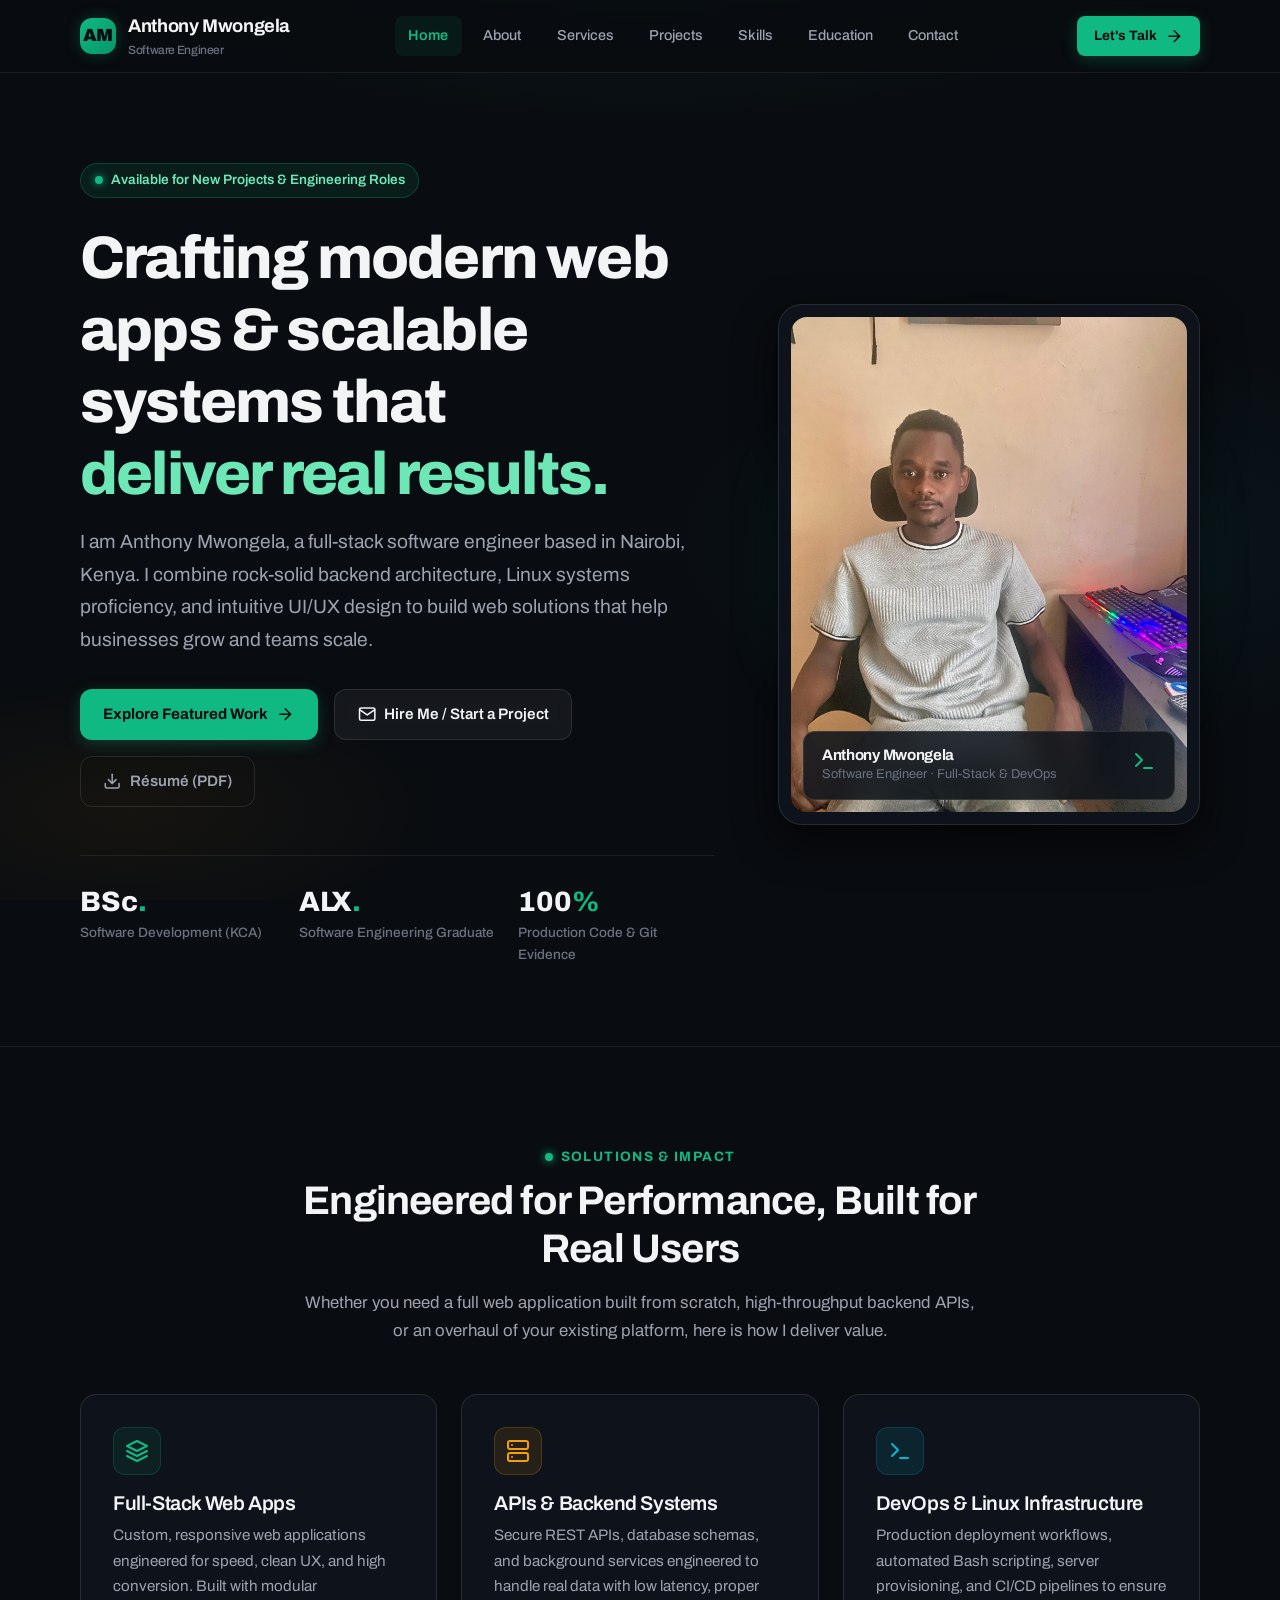
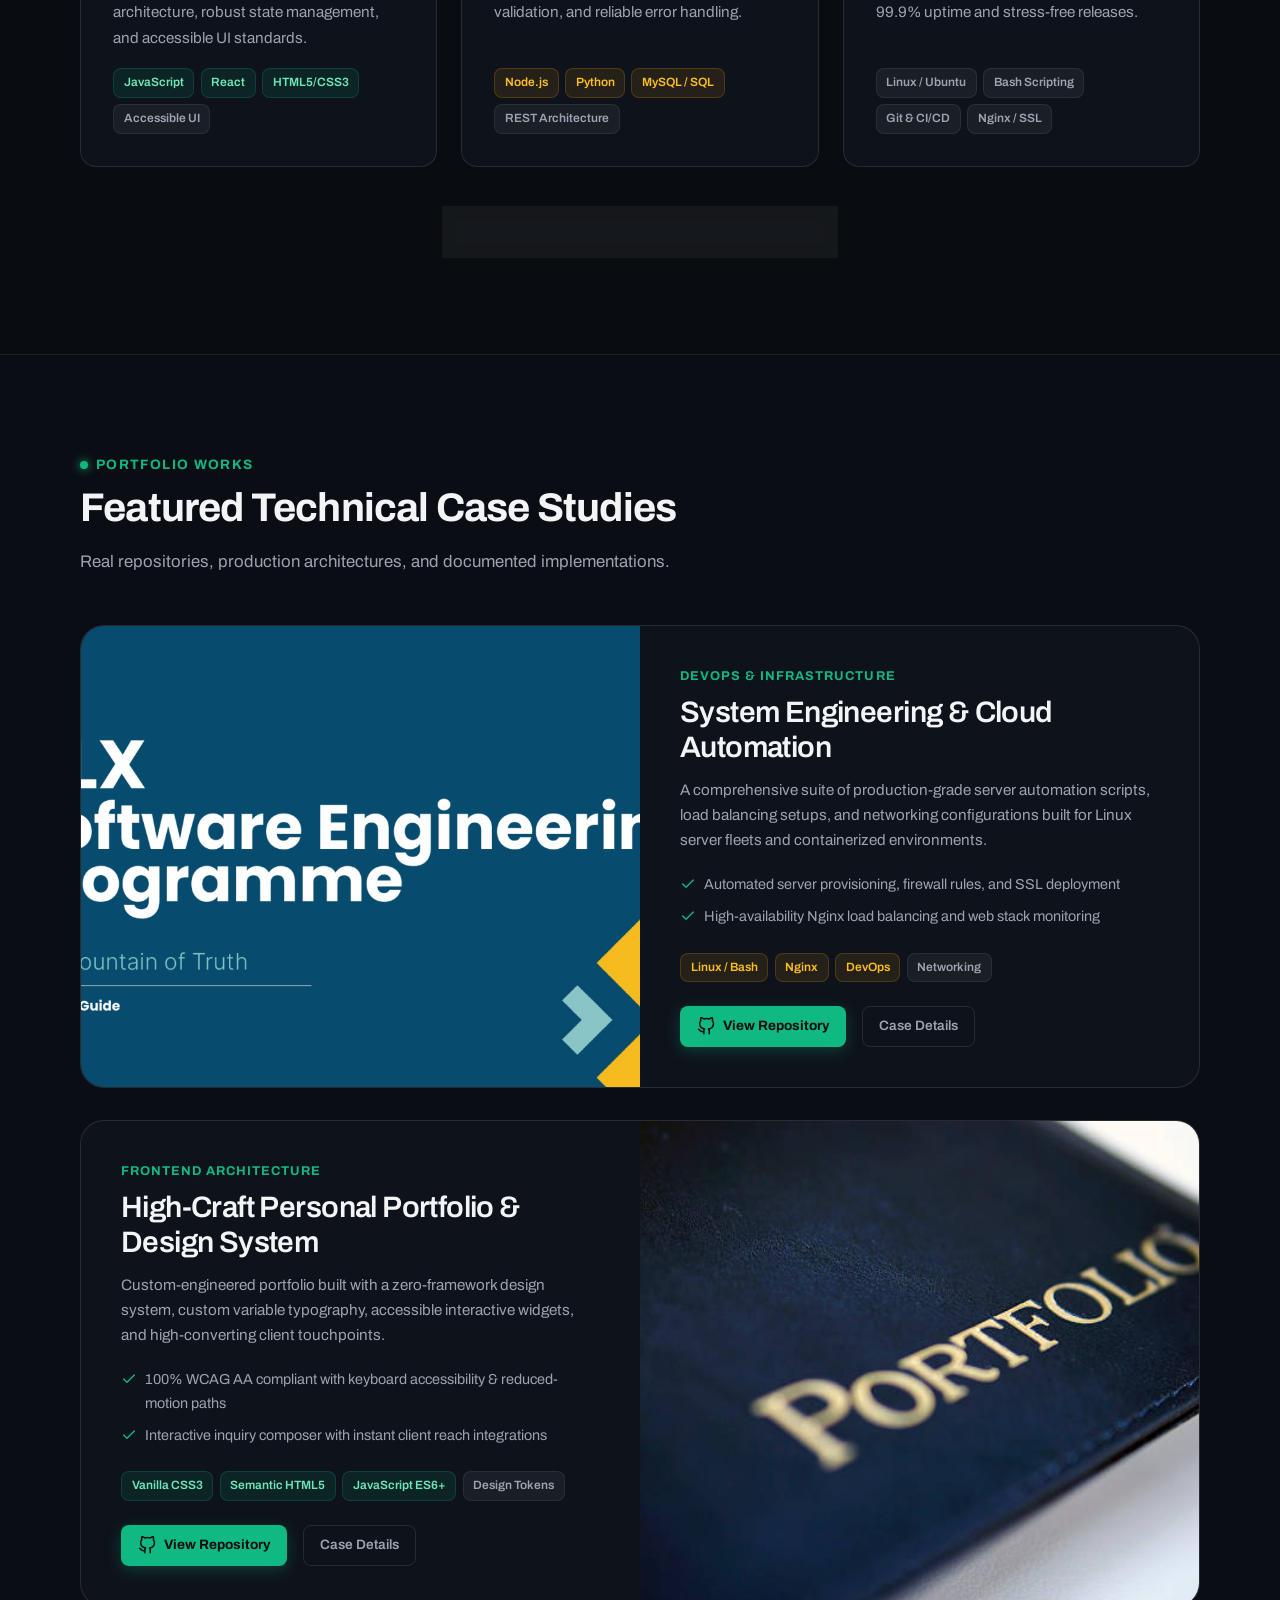
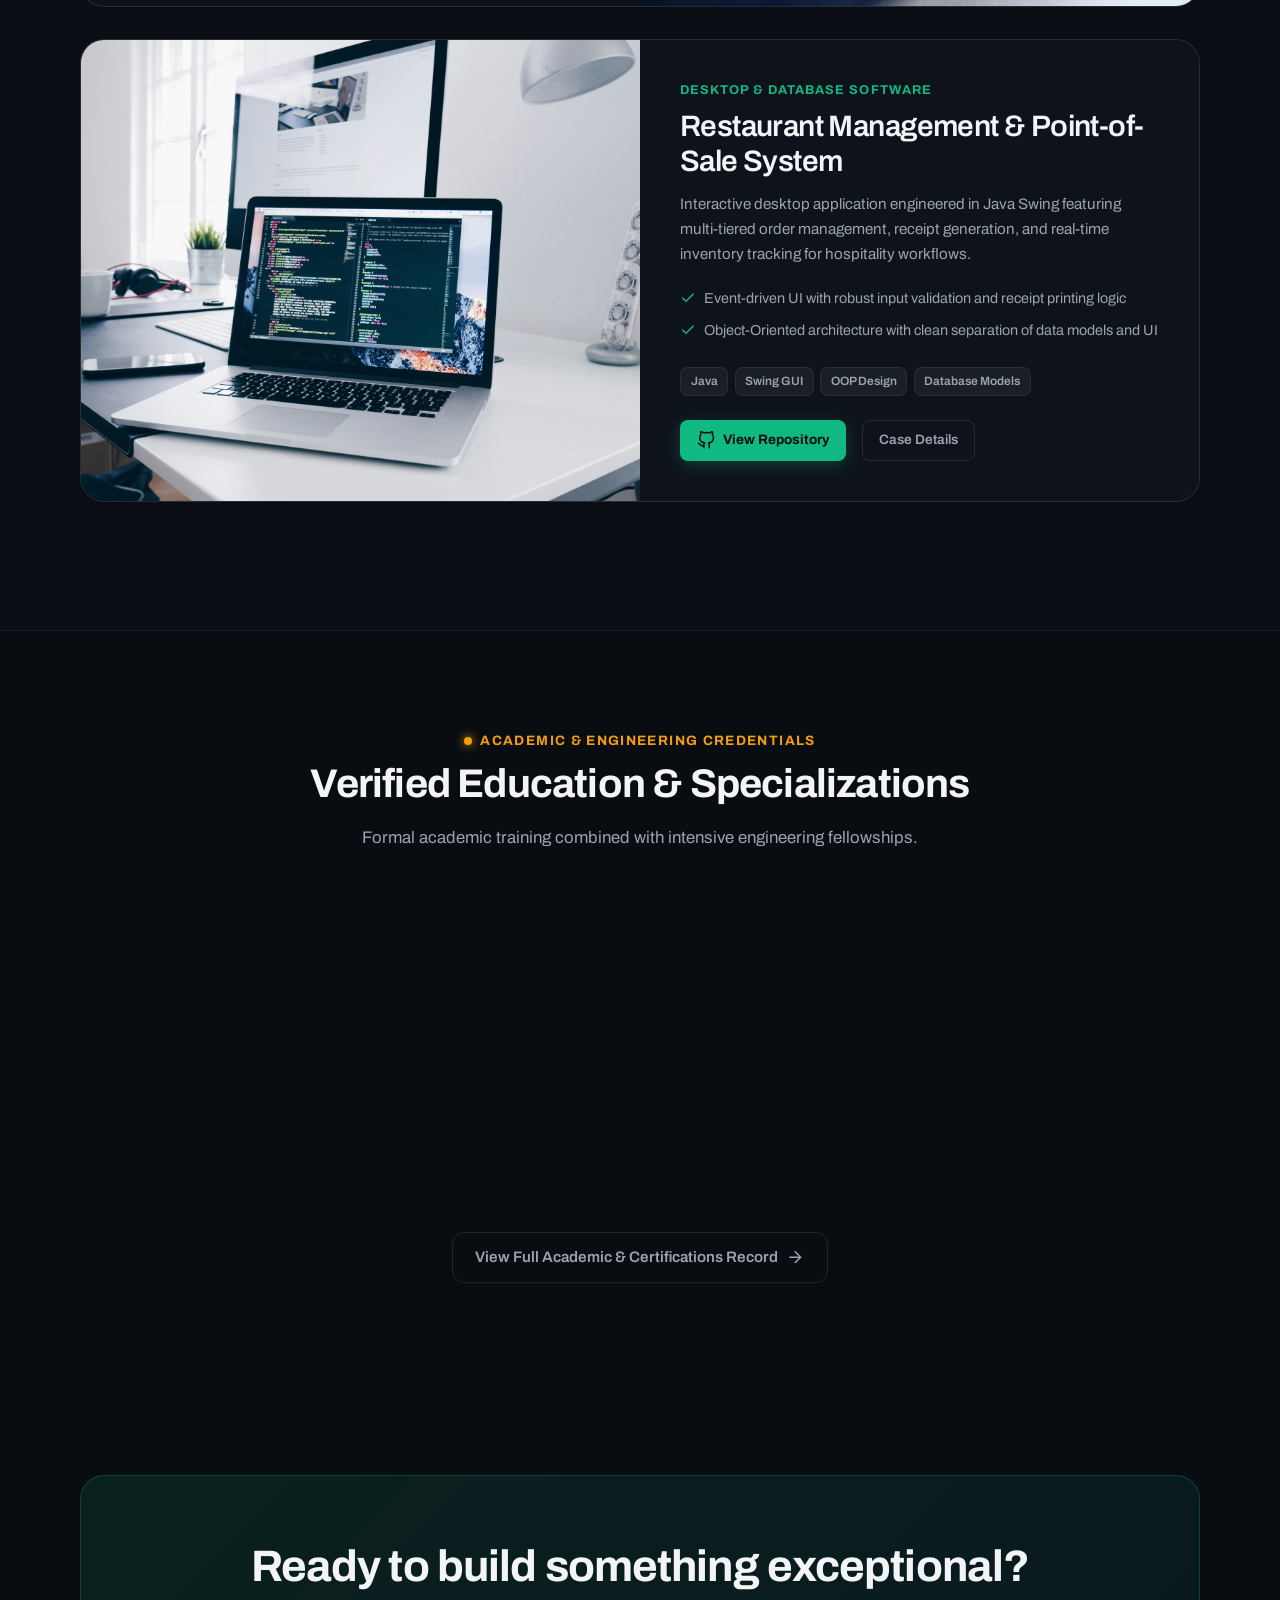
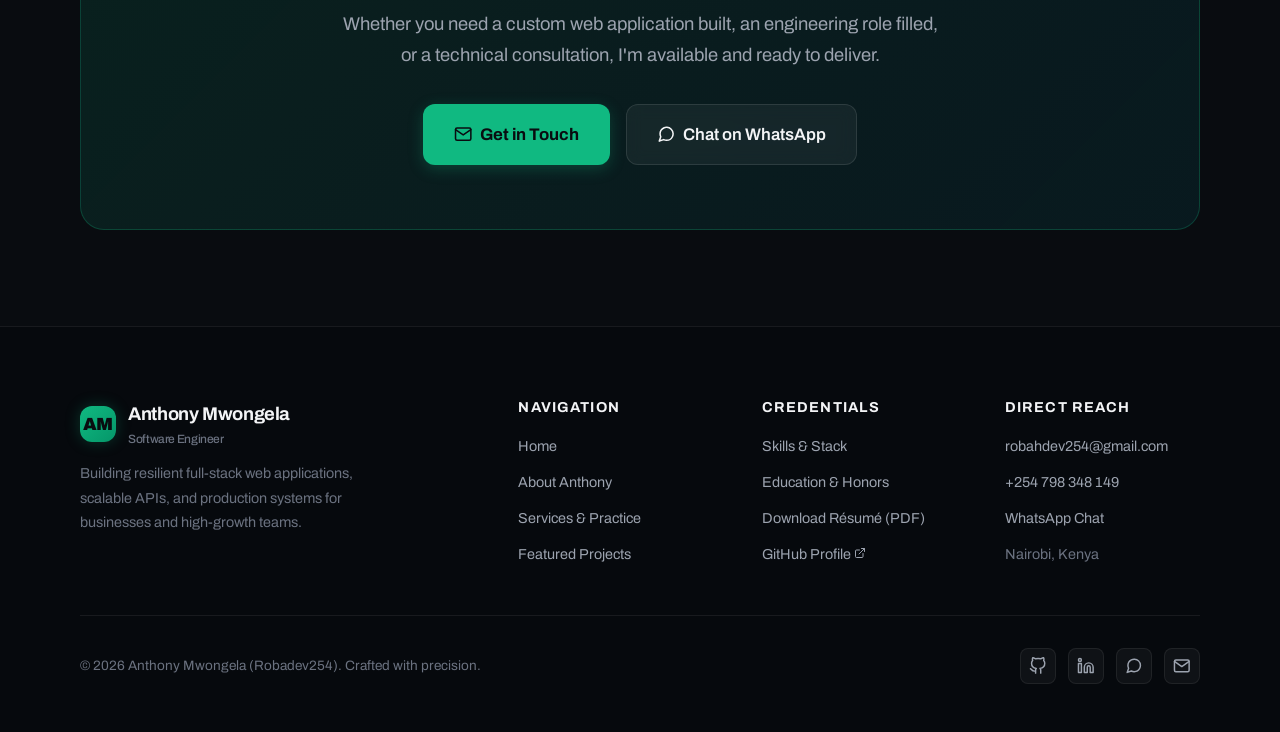
<file: index.html>
<!DOCTYPE html>
<html lang="en">
<head>
  <meta charset="UTF-8">
  <meta name="viewport" content="width=device-width, initial-scale=1">
  <title>Anthony Mwongela | Full-Stack Software Engineer</title>
  <meta name="description" content="Anthony Mwongela is a full-stack software engineer building high-impact web apps, high-performance APIs, and cloud-ready systems. Open to client projects and engineering roles.">
  <link rel="icon" href="./favicon.ico" sizes="any">
  <link rel="preload" href="./fonts/archivo-latin.woff2" as="font" type="font/woff2" crossorigin>
  <link rel="stylesheet" href="./style.css">
</head>
<body>
  <a class="skip-link" href="#main-content">Skip to main content</a>

  <!-- Shared SVG Icon Library -->
  <svg width="0" height="0" style="position:absolute" aria-hidden="true" focusable="false">
    <defs>
      <symbol id="i-arrow-right" viewBox="0 0 24 24" fill="none" stroke="currentColor" stroke-width="2" stroke-linecap="round" stroke-linejoin="round"><line x1="5" y1="12" x2="19" y2="12"></line><polyline points="12 5 19 12 12 19"></polyline></symbol>
      <symbol id="i-external" viewBox="0 0 24 24" fill="none" stroke="currentColor" stroke-width="2" stroke-linecap="round" stroke-linejoin="round"><path d="M18 13v6a2 2 0 0 1-2 2H5a2 2 0 0 1-2-2V8a2 2 0 0 1 2-2h6"></path><polyline points="15 3 21 3 21 9"></polyline><line x1="10" y1="14" x2="21" y2="3"></line></symbol>
      <symbol id="i-github" viewBox="0 0 24 24" fill="none" stroke="currentColor" stroke-width="2" stroke-linecap="round" stroke-linejoin="round"><path d="M9 19c-5 1.5-5-2.5-7-3m14 6v-3.87a3.37 3.37 0 0 0-.94-2.61c3.14-.35 6.44-1.54 6.44-7A5.44 5.44 0 0 0 20 4.77 5.07 5.07 0 0 0 19.91 1S18.73.65 16 2.48a13.38 13.38 0 0 0-7 0C6.27.65 5.09 1 5.09 1A5.07 5.07 0 0 0 5 4.77a5.44 5.44 0 0 0-1.5 3.78c0 5.42 3.3 6.61 6.44 7A3.37 3.37 0 0 0 9 18.13V22"></path></symbol>
      <symbol id="i-linkedin" viewBox="0 0 24 24" fill="none" stroke="currentColor" stroke-width="2" stroke-linecap="round" stroke-linejoin="round"><path d="M16 8a6 6 0 0 1 6 6v7h-4v-7a2 2 0 0 0-2-2 2 2 0 0 0-2 2v7h-4v-7a6 6 0 0 1 6-6z"></path><rect x="2" y="9" width="4" height="12"></rect><circle cx="4" cy="4" r="2"></circle></symbol>
      <symbol id="i-mail" viewBox="0 0 24 24" fill="none" stroke="currentColor" stroke-width="2" stroke-linecap="round" stroke-linejoin="round"><path d="M4 4h16c1.1 0 2 .9 2 2v12c0 1.1-.9 2-2 2H4c-1.1 0-2-.9-2-2V6c0-1.1.9-2 2-2z"></path><polyline points="22,6 12,13 2,6"></polyline></symbol>
      <symbol id="i-phone" viewBox="0 0 24 24" fill="none" stroke="currentColor" stroke-width="2" stroke-linecap="round" stroke-linejoin="round"><path d="M22 16.92v3a2 2 0 0 1-2.18 2 19.79 19.79 0 0 1-8.63-3.07 19.5 19.5 0 0 1-6-6 19.79 19.79 0 0 1-3.07-8.67A2 2 0 0 1 4.11 2h3a2 2 0 0 1 2 1.72 12.84 12.84 0 0 0 .7 2.81 2 2 0 0 1-.45 2.11L8.09 9.91a16 16 0 0 0 6 6l1.27-1.27a2 2 0 0 1 2.11-.45 12.84 12.84 0 0 0 2.81.7A2 2 0 0 1 22 16.92z"></path></symbol>
      <symbol id="i-whatsapp" viewBox="0 0 24 24" fill="none" stroke="currentColor" stroke-width="2" stroke-linecap="round" stroke-linejoin="round"><path d="M21 11.5a8.38 8.38 0 0 1-.9 3.8 8.5 8.5 0 0 1-7.6 4.7 8.38 8.38 0 0 1-3.8-.9L3 21l1.9-5.7a8.38 8.38 0 0 1-.9-3.8 8.5 8.5 0 0 1 4.7-7.6 8.38 8.38 0 0 1 3.8-.9h.5a8.48 8.48 0 0 1 8 8v.5z"></path></symbol>
      <symbol id="i-download" viewBox="0 0 24 24" fill="none" stroke="currentColor" stroke-width="2" stroke-linecap="round" stroke-linejoin="round"><path d="M21 15v4a2 2 0 0 1-2 2H5a2 2 0 0 1-2-2v-4"></path><polyline points="7 10 12 15 17 10"></polyline><line x1="12" y1="15" x2="12" y2="3"></line></symbol>
      <symbol id="i-check" viewBox="0 0 24 24" fill="none" stroke="currentColor" stroke-width="2" stroke-linecap="round" stroke-linejoin="round"><polyline points="20 6 9 17 4 12"></polyline></symbol>
      <symbol id="i-code" viewBox="0 0 24 24" fill="none" stroke="currentColor" stroke-width="2" stroke-linecap="round" stroke-linejoin="round"><polyline points="16 18 22 12 16 6"></polyline><polyline points="8 6 2 12 8 18"></polyline></symbol>
      <symbol id="i-server" viewBox="0 0 24 24" fill="none" stroke="currentColor" stroke-width="2" stroke-linecap="round" stroke-linejoin="round"><rect x="2" y="2" width="20" height="8" rx="2" ry="2"></rect><rect x="2" y="14" width="20" height="8" rx="2" ry="2"></rect><line x1="6" y1="6" x2="6.01" y2="6"></line><line x1="6" y1="18" x2="6.01" y2="18"></line></symbol>
      <symbol id="i-layers" viewBox="0 0 24 24" fill="none" stroke="currentColor" stroke-width="2" stroke-linecap="round" stroke-linejoin="round"><polygon points="12 2 2 7 12 12 22 7 12 2"></polygon><polyline points="2 17 12 22 22 17"></polyline><polyline points="2 12 12 17 22 12"></polyline></symbol>
      <symbol id="i-terminal" viewBox="0 0 24 24" fill="none" stroke="currentColor" stroke-width="2" stroke-linecap="round" stroke-linejoin="round"><polyline points="4 17 10 11 4 5"></polyline><line x1="12" y1="19" x2="20" y2="19"></line></symbol>
      <symbol id="i-menu" viewBox="0 0 24 24" fill="none" stroke="currentColor" stroke-width="2" stroke-linecap="round" stroke-linejoin="round"><line x1="3" y1="12" x2="21" y2="12"></line><line x1="3" y1="6" x2="21" y2="6"></line><line x1="3" y1="18" x2="21" y2="18"></line></symbol>
      <symbol id="i-user" viewBox="0 0 24 24" fill="none" stroke="currentColor" stroke-width="2" stroke-linecap="round" stroke-linejoin="round"><path d="M20 21v-2a4 4 0 0 0-4-4H8a4 4 0 0 0-4 4v2"></path><circle cx="12" cy="7" r="4"></circle></symbol>
      <symbol id="i-award" viewBox="0 0 24 24" fill="none" stroke="currentColor" stroke-width="2" stroke-linecap="round" stroke-linejoin="round"><circle cx="12" cy="8" r="7"></circle><polyline points="8.21 13.89 7 23 12 20 17 23 15.79 13.88"></polyline></symbol>
    </defs>
  </svg>

  <!-- Sticky Glassmorphic Header -->
  <header class="site-header" id="siteHeader">
    <div class="container nav-inner">
      <a class="brand-logo" href="./index.html" aria-label="Anthony Mwongela Home">
        <div class="brand-mark">AM</div>
        <div class="brand-info">
          <span class="brand-name">Anthony Mwongela</span>
          <span class="brand-role">Software Engineer</span>
        </div>
      </a>

      <button class="nav-toggle" id="navToggle" aria-expanded="false" aria-controls="navMenu" aria-label="Toggle navigation menu">
        <svg aria-hidden="true"><use href="#i-menu"/></svg>
      </button>

      <nav class="nav-menu" id="navMenu" aria-label="Primary Navigation">
        <a class="nav-link active" href="./index.html" aria-current="page">Home</a>
        <a class="nav-link" href="./about.html">About</a>
        <a class="nav-link" href="./whatido.html">Services</a>
        <a class="nav-link" href="./projects.html">Projects</a>
        <a class="nav-link" href="./skills.html">Skills</a>
        <a class="nav-link" href="./education.html">Education</a>
        <a class="nav-link" href="./contact.html">Contact</a>
      </nav>

      <div class="nav-actions">
        <a class="btn btn-sm btn-primary" href="./contact.html">
          <span>Let's Talk</span>
          <svg aria-hidden="true"><use href="#i-arrow-right"/></svg>
        </a>
      </div>
    </div>
  </header>

  <main id="main-content">
    <!-- Hero Section -->
    <section class="hero">
      <div class="container">
        <div class="hero-grid">
          <div class="hero-content">
            <div class="status-badge">
              <span class="status-dot"></span>
              <span>Available for New Projects & Engineering Roles</span>
            </div>

            <h1 class="hero-title">
              Crafting modern web apps & scalable systems that <span class="highlight-text">deliver real results.</span>
            </h1>

            <p class="hero-lead">
              I am Anthony Mwongela, a full-stack software engineer based in Nairobi, Kenya. I combine rock-solid backend architecture, Linux systems proficiency, and intuitive UI/UX design to build web solutions that help businesses grow and teams scale.
            </p>

            <div class="btn-group">
              <a class="btn btn-primary" href="./projects.html">
                <span>Explore Featured Work</span>
                <svg aria-hidden="true"><use href="#i-arrow-right"/></svg>
              </a>
              <a class="btn btn-secondary" href="./contact.html">
                <svg aria-hidden="true"><use href="#i-mail"/></svg>
                <span>Hire Me / Start a Project</span>
              </a>
              <a class="btn btn-outline" href="./resume-anthony-mwongela.pdf" download="Anthony_Mwongela_Resume.pdf">
                <svg aria-hidden="true"><use href="#i-download"/></svg>
                <span>Résumé (PDF)</span>
              </a>
            </div>

            <div class="hero-stats">
              <div class="stat-item">
                <div class="stat-num">BSc<span>.</span></div>
                <div class="stat-label">Software Development (KCA)</div>
              </div>
              <div class="stat-item">
                <div class="stat-num">ALX<span>.</span></div>
                <div class="stat-label">Software Engineering Graduate</div>
              </div>
              <div class="stat-item">
                <div class="stat-num">100<span>%</span></div>
                <div class="stat-label">Production Code & Git Evidence</div>
              </div>
            </div>
          </div>

          <div class="hero-visual">
            <div class="portrait-glow"></div>
            <div class="portrait-card">
              <div class="portrait-img-wrapper">
                <img src="./projectsimages/portrait.jpg" alt="Anthony Mwongela - Full-Stack Software Engineer" width="480" height="600" loading="eager">
              </div>
              <div class="portrait-badge">
                <div class="portrait-badge-info">
                  <h4>Anthony Mwongela</h4>
                  <p>Software Engineer · Full-Stack & DevOps</p>
                </div>
                <div class="portrait-badge-icon">
                  <svg width="24" height="24" aria-hidden="true"><use href="#i-terminal"/></svg>
                </div>
              </div>
            </div>
          </div>
        </div>
      </div>
    </section>

    <!-- Value Proposition / What I Deliver -->
    <section style="border-top: 1px solid var(--border-subtle);">
      <div class="container">
        <div class="section-header centered">
          <span class="eyebrow">Solutions & Impact</span>
          <h2>Engineered for Performance, Built for Real Users</h2>
          <p>Whether you need a full web application built from scratch, high-throughput backend APIs, or an overhaul of your existing platform, here is how I deliver value.</p>
        </div>

        <div class="grid-3">
          <div class="card fade-in-up">
            <div class="card-icon">
              <svg aria-hidden="true"><use href="#i-layers"/></svg>
            </div>
            <h3 class="card-title">Full-Stack Web Apps</h3>
            <p class="card-text">Custom, responsive web applications engineered for speed, clean UX, and high conversion. Built with modular architecture, robust state management, and accessible UI standards.</p>
            <div class="card-tags">
              <span class="tag primary">JavaScript</span>
              <span class="tag primary">React</span>
              <span class="tag primary">HTML5/CSS3</span>
              <span class="tag">Accessible UI</span>
            </div>
          </div>

          <div class="card fade-in-up">
            <div class="card-icon amber">
              <svg aria-hidden="true"><use href="#i-server"/></svg>
            </div>
            <h3 class="card-title">APIs & Backend Systems</h3>
            <p class="card-text">Secure REST APIs, database schemas, and background services engineered to handle real data with low latency, proper validation, and reliable error handling.</p>
            <div class="card-tags">
              <span class="tag amber">Node.js</span>
              <span class="tag amber">Python</span>
              <span class="tag amber">MySQL / SQL</span>
              <span class="tag">REST Architecture</span>
            </div>
          </div>

          <div class="card fade-in-up">
            <div class="card-icon cyan">
              <svg aria-hidden="true"><use href="#i-terminal"/></svg>
            </div>
            <h3 class="card-title">DevOps & Linux Infrastructure</h3>
            <p class="card-text">Production deployment workflows, automated Bash scripting, server provisioning, and CI/CD pipelines to ensure 99.9% uptime and stress-free releases.</p>
            <div class="card-tags">
              <span class="tag">Linux / Ubuntu</span>
              <span class="tag">Bash Scripting</span>
              <span class="tag">Git & CI/CD</span>
              <span class="tag">Nginx / SSL</span>
            </div>
          </div>
        </div>

        <div style="text-align: center; margin-top: 2.5rem;">
          <a class="btn btn-secondary" href="./whatido.html">
            <span>Explore All Services & How We Work Together</span>
            <svg aria-hidden="true"><use href="#i-arrow-right"/></svg>
          </a>
        </div>
      </div>
    </section>

    <!-- Featured Projects Showcase -->
    <section style="background: rgba(14, 19, 27, 0.4); border-top: 1px solid var(--border-subtle); border-bottom: 1px solid var(--border-subtle);">
      <div class="container">
        <div class="section-header">
          <span class="eyebrow">Portfolio Works</span>
          <h2>Featured Technical Case Studies</h2>
          <p>Real repositories, production architectures, and documented implementations.</p>
        </div>

        <!-- Project 1 -->
        <article class="project-card fade-in-up">
          <div class="project-media">
            <img src="./projectsimages/alx-devops.png" alt="DevOps & System Engineering Infrastructure Architecture" loading="lazy">
          </div>
          <div class="project-body">
            <span class="project-category">DevOps & Infrastructure</span>
            <h3 class="project-title">System Engineering & Cloud Automation</h3>
            <p class="project-desc">
              A comprehensive suite of production-grade server automation scripts, load balancing setups, and networking configurations built for Linux server fleets and containerized environments.
            </p>
            <ul class="project-highlights">
              <li>
                <svg aria-hidden="true"><use href="#i-check"/></svg>
                <span>Automated server provisioning, firewall rules, and SSL deployment</span>
              </li>
              <li>
                <svg aria-hidden="true"><use href="#i-check"/></svg>
                <span>High-availability Nginx load balancing and web stack monitoring</span>
              </li>
            </ul>
            <div class="card-tags" style="margin-bottom: 1.5rem;">
              <span class="tag amber">Linux / Bash</span>
              <span class="tag amber">Nginx</span>
              <span class="tag amber">DevOps</span>
              <span class="tag">Networking</span>
            </div>
            <div class="project-actions">
              <a class="btn btn-sm btn-primary" href="https://github.com/Robadev254/alx-system_engineering-devops" target="_blank" rel="noopener">
                <svg aria-hidden="true"><use href="#i-github"/></svg>
                <span>View Repository</span>
              </a>
              <a class="btn btn-sm btn-outline" href="./projects.html#devops">
                <span>Case Details</span>
              </a>
            </div>
          </div>
        </article>

        <!-- Project 2 -->
        <article class="project-card reverse fade-in-up">
          <div class="project-media">
            <img src="./projectsimages/portfolio-site.jpg" alt="Anthony Mwongela Portfolio Architecture" loading="lazy">
          </div>
          <div class="project-body">
            <span class="project-category">Frontend Architecture</span>
            <h3 class="project-title">High-Craft Personal Portfolio & Design System</h3>
            <p class="project-desc">
              Custom-engineered portfolio built with a zero-framework design system, custom variable typography, accessible interactive widgets, and high-converting client touchpoints.
            </p>
            <ul class="project-highlights">
              <li>
                <svg aria-hidden="true"><use href="#i-check"/></svg>
                <span>100% WCAG AA compliant with keyboard accessibility & reduced-motion paths</span>
              </li>
              <li>
                <svg aria-hidden="true"><use href="#i-check"/></svg>
                <span>Interactive inquiry composer with instant client reach integrations</span>
              </li>
            </ul>
            <div class="card-tags" style="margin-bottom: 1.5rem;">
              <span class="tag primary">Vanilla CSS3</span>
              <span class="tag primary">Semantic HTML5</span>
              <span class="tag primary">JavaScript ES6+</span>
              <span class="tag">Design Tokens</span>
            </div>
            <div class="project-actions">
              <a class="btn btn-sm btn-primary" href="https://github.com/Robadev254/RobadevPortfolio" target="_blank" rel="noopener">
                <svg aria-hidden="true"><use href="#i-github"/></svg>
                <span>View Repository</span>
              </a>
              <a class="btn btn-sm btn-outline" href="./projects.html#portfolio">
                <span>Case Details</span>
              </a>
            </div>
          </div>
        </article>

        <!-- Project 3 -->
        <article class="project-card fade-in-up">
          <div class="project-media">
            <img src="./projectsimages/restaurant-gui.jpg" alt="Java Swing Point of Sale & Restaurant Management System" loading="lazy">
          </div>
          <div class="project-body">
            <span class="project-category">Desktop & Database Software</span>
            <h3 class="project-title">Restaurant Management & Point-of-Sale System</h3>
            <p class="project-desc">
              Interactive desktop application engineered in Java Swing featuring multi-tiered order management, receipt generation, and real-time inventory tracking for hospitality workflows.
            </p>
            <ul class="project-highlights">
              <li>
                <svg aria-hidden="true"><use href="#i-check"/></svg>
                <span>Event-driven UI with robust input validation and receipt printing logic</span>
              </li>
              <li>
                <svg aria-hidden="true"><use href="#i-check"/></svg>
                <span>Object-Oriented architecture with clean separation of data models and UI</span>
              </li>
            </ul>
            <div class="card-tags" style="margin-bottom: 1.5rem;">
              <span class="tag">Java</span>
              <span class="tag">Swing GUI</span>
              <span class="tag">OOP Design</span>
              <span class="tag">Database Models</span>
            </div>
            <div class="project-actions">
              <a class="btn btn-sm btn-primary" href="https://github.com/Robadev254/USERINTERFACE-JAVA" target="_blank" rel="noopener">
                <svg aria-hidden="true"><use href="#i-github"/></svg>
                <span>View Repository</span>
              </a>
              <a class="btn btn-sm btn-outline" href="./projects.html#java-gui">
                <span>Case Details</span>
              </a>
            </div>
          </div>
        </article>
      </div>
    </section>

    <!-- Verified Credentials & Education Highlights -->
    <section>
      <div class="container">
        <div class="section-header centered">
          <span class="eyebrow amber">Academic & Engineering Credentials</span>
          <h2>Verified Education & Specializations</h2>
          <p>Formal academic training combined with intensive engineering fellowships.</p>
        </div>

        <div class="grid-2">
          <div class="card fade-in-up">
            <div class="timeline-meta">
              <span class="timeline-institution">KCA University</span>
              <span class="timeline-period">4-Year Degree</span>
            </div>
            <h3 class="card-title">BSc in Software Development</h3>
            <span class="timeline-grade">Awarded: Second Class Upper Honours</span>
            <p class="card-text">Comprehensive four-year computer science and software development curriculum covering data structures, software architecture, relational databases, web engineering, and enterprise systems.</p>
            <div class="card-tags">
              <span class="tag">Software Architecture</span>
              <span class="tag">Data Structures</span>
              <span class="tag">Database Systems</span>
            </div>
          </div>

          <div class="card fade-in-up">
            <div class="timeline-meta">
              <span class="timeline-institution">ALX Africa</span>
              <span class="timeline-period">12-Month Intensive</span>
            </div>
            <h3 class="card-title">Software Engineering Programme</h3>
            <span class="timeline-grade">Final Score: 80% Distinction</span>
            <p class="card-text">Rigorous full-time engineering fellowship emphasizing low-level C programming, Unix system administration, data structures, algorithms, DevOps automation, and full-stack web applications.</p>
            <div class="card-tags">
              <span class="tag primary">Linux Systems</span>
              <span class="tag primary">C & Python</span>
              <span class="tag primary">DevOps & CI/CD</span>
            </div>
          </div>
        </div>

        <div style="text-align: center; margin-top: 2rem;">
          <a class="btn btn-outline" href="./education.html">
            <span>View Full Academic & Certifications Record</span>
            <svg aria-hidden="true"><use href="#i-arrow-right"/></svg>
          </a>
        </div>
      </div>
    </section>

    <!-- Call to Action Banner -->
    <section style="padding-bottom: var(--space-4xl);">
      <div class="container">
        <div class="cta-banner fade-in-up">
          <h2>Ready to build something exceptional?</h2>
          <p>Whether you need a custom web application built, an engineering role filled, or a technical consultation, I'm available and ready to deliver.</p>
          <div class="btn-group" style="justify-content: center;">
            <a class="btn btn-primary btn-lg" href="./contact.html">
              <svg aria-hidden="true"><use href="#i-mail"/></svg>
              <span>Get in Touch</span>
            </a>
            <a class="btn btn-secondary btn-lg" href="https://wa.me/254798348149?text=Hi%20Anthony,%20I%20saw%20your%20portfolio%20and%20would%20like%20to%20discuss%20a%20project" target="_blank" rel="noopener">
              <svg aria-hidden="true"><use href="#i-whatsapp"/></svg>
              <span>Chat on WhatsApp</span>
            </a>
          </div>
        </div>
      </div>
    </section>
  </main>

  <!-- Site Footer -->
  <footer class="site-footer">
    <div class="container">
      <div class="footer-grid">
        <div class="footer-brand">
          <div class="brand-logo">
            <div class="brand-mark">AM</div>
            <div class="brand-info">
              <span class="brand-name">Anthony Mwongela</span>
              <span class="brand-role">Software Engineer</span>
            </div>
          </div>
          <p>Building resilient full-stack web applications, scalable APIs, and production systems for businesses and high-growth teams.</p>
        </div>

        <div class="footer-col">
          <h4>Navigation</h4>
          <ul class="footer-links">
            <li><a href="./index.html">Home</a></li>
            <li><a href="./about.html">About Anthony</a></li>
            <li><a href="./whatido.html">Services & Practice</a></li>
            <li><a href="./projects.html">Featured Projects</a></li>
          </ul>
        </div>

        <div class="footer-col">
          <h4>Credentials</h4>
          <ul class="footer-links">
            <li><a href="./skills.html">Skills & Stack</a></li>
            <li><a href="./education.html">Education & Honors</a></li>
            <li><a href="./resume-anthony-mwongela.pdf" download="Anthony_Mwongela_Resume.pdf">Download Résumé (PDF)</a></li>
            <li><a href="https://github.com/Robadev254" target="_blank" rel="noopener">GitHub Profile <svg width="12" height="12" style="display:inline;" aria-hidden="true"><use href="#i-external"/></svg></a></li>
          </ul>
        </div>

        <div class="footer-col">
          <h4>Direct Reach</h4>
          <ul class="footer-links">
            <li><a href="mailto:robahdev254@gmail.com">robahdev254@gmail.com</a></li>
            <li><a href="tel:+254798348149">+254 798 348 149</a></li>
            <li><a href="https://wa.me/254798348149" target="_blank" rel="noopener">WhatsApp Chat</a></li>
            <li><span style="color: var(--text-muted); font-size: 0.9rem;">Nairobi, Kenya</span></li>
          </ul>
        </div>
      </div>

      <div class="footer-bottom">
        <div>
          © <span class="current-year">2026</span> Anthony Mwongela (Robadev254). Crafted with precision.
        </div>
        <div class="social-links-row">
          <a class="social-btn" href="https://github.com/Robadev254" target="_blank" rel="noopener" aria-label="GitHub">
            <svg aria-hidden="true"><use href="#i-github"/></svg>
          </a>
          <a class="social-btn" href="https://www.linkedin.com/in/anthony-robert-5a5290227/" target="_blank" rel="noopener" aria-label="LinkedIn">
            <svg aria-hidden="true"><use href="#i-linkedin"/></svg>
          </a>
          <a class="social-btn" href="https://wa.me/254798348149" target="_blank" rel="noopener" aria-label="WhatsApp">
            <svg aria-hidden="true"><use href="#i-whatsapp"/></svg>
          </a>
          <a class="social-btn" href="mailto:robahdev254@gmail.com" aria-label="Email">
            <svg aria-hidden="true"><use href="#i-mail"/></svg>
          </a>
        </div>
      </div>
    </div>
  </footer>

  <script src="./script.js"></script>
</body>
</html>
</file>
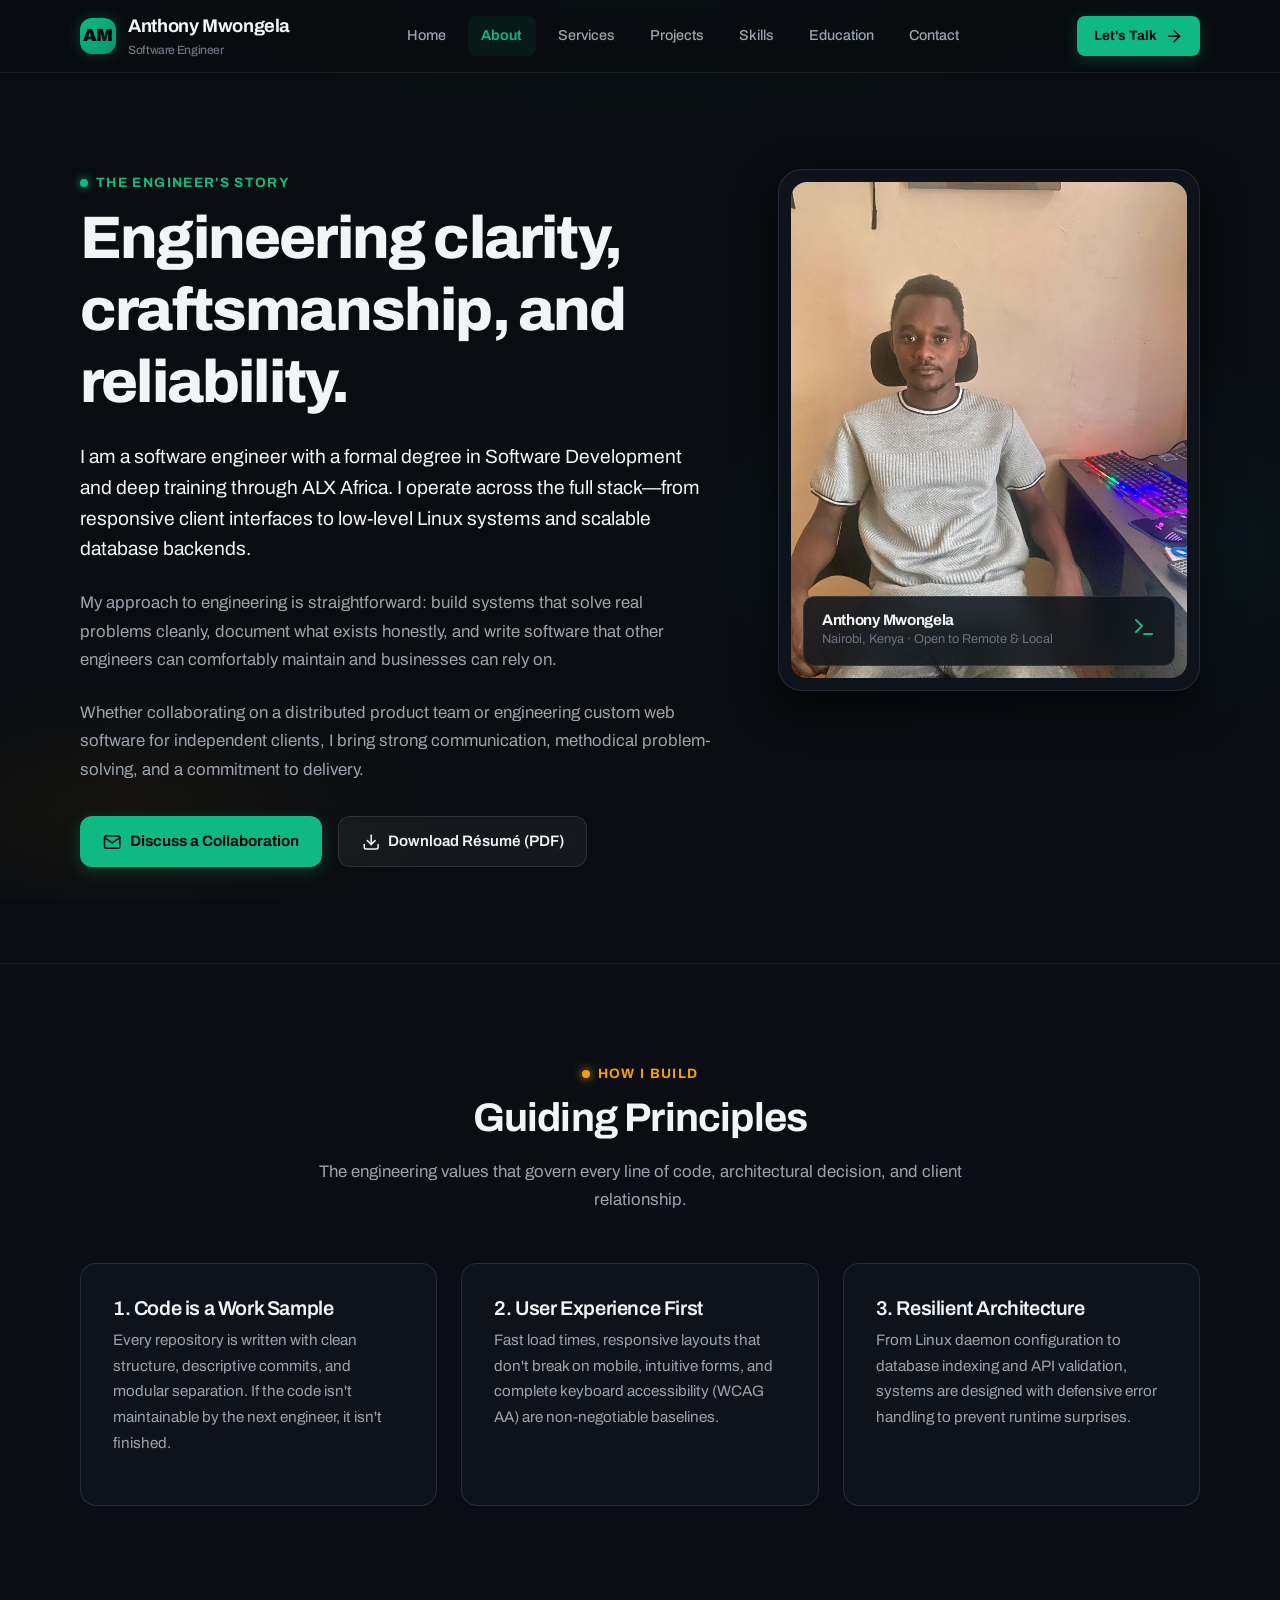
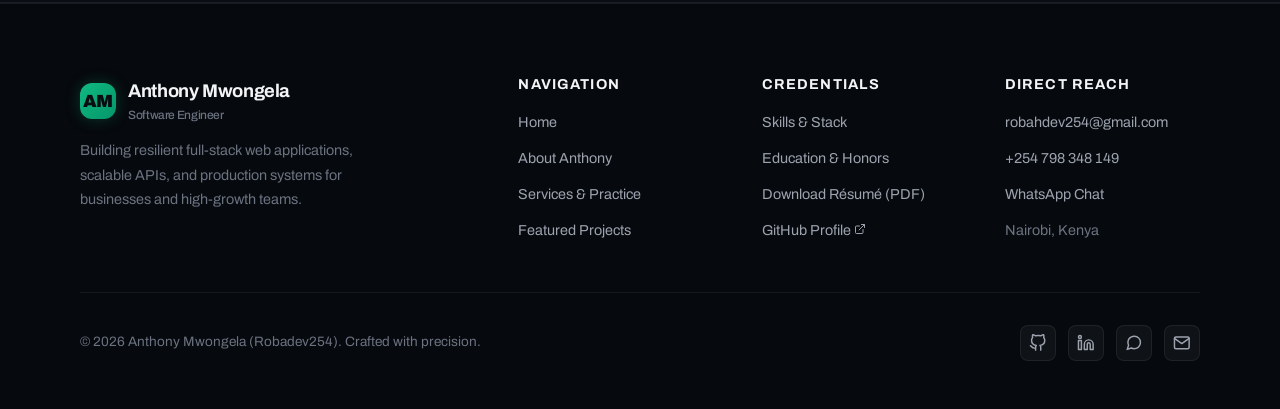
<file: about.html>
<!DOCTYPE html>
<html lang="en">
<head>
  <meta charset="UTF-8">
  <meta name="viewport" content="width=device-width, initial-scale=1">
  <title>About Anthony Mwongela | Full-Stack Software Engineer</title>
  <meta name="description" content="Learn about Anthony Mwongela's background, engineering philosophy, academic journey, and full-stack software development expertise.">
  <link rel="icon" href="./favicon.ico" sizes="any">
  <link rel="preload" href="./fonts/archivo-latin.woff2" as="font" type="font/woff2" crossorigin>
  <link rel="stylesheet" href="./style.css">
</head>
<body>
  <a class="skip-link" href="#main-content">Skip to main content</a>

  <!-- Shared SVG Icon Library -->
  <svg width="0" height="0" style="position:absolute" aria-hidden="true" focusable="false">
    <defs>
      <symbol id="i-arrow-right" viewBox="0 0 24 24" fill="none" stroke="currentColor" stroke-width="2" stroke-linecap="round" stroke-linejoin="round"><line x1="5" y1="12" x2="19" y2="12"></line><polyline points="12 5 19 12 12 19"></polyline></symbol>
      <symbol id="i-external" viewBox="0 0 24 24" fill="none" stroke="currentColor" stroke-width="2" stroke-linecap="round" stroke-linejoin="round"><path d="M18 13v6a2 2 0 0 1-2 2H5a2 2 0 0 1-2-2V8a2 2 0 0 1 2-2h6"></path><polyline points="15 3 21 3 21 9"></polyline><line x1="10" y1="14" x2="21" y2="3"></line></symbol>
      <symbol id="i-github" viewBox="0 0 24 24" fill="none" stroke="currentColor" stroke-width="2" stroke-linecap="round" stroke-linejoin="round"><path d="M9 19c-5 1.5-5-2.5-7-3m14 6v-3.87a3.37 3.37 0 0 0-.94-2.61c3.14-.35 6.44-1.54 6.44-7A5.44 5.44 0 0 0 20 4.77 5.07 5.07 0 0 0 19.91 1S18.73.65 16 2.48a13.38 13.38 0 0 0-7 0C6.27.65 5.09 1 5.09 1A5.07 5.07 0 0 0 5 4.77a5.44 5.44 0 0 0-1.5 3.78c0 5.42 3.3 6.61 6.44 7A3.37 3.37 0 0 0 9 18.13V22"></path></symbol>
      <symbol id="i-linkedin" viewBox="0 0 24 24" fill="none" stroke="currentColor" stroke-width="2" stroke-linecap="round" stroke-linejoin="round"><path d="M16 8a6 6 0 0 1 6 6v7h-4v-7a2 2 0 0 0-2-2 2 2 0 0 0-2 2v7h-4v-7a6 6 0 0 1 6-6z"></path><rect x="2" y="9" width="4" height="12"></rect><circle cx="4" cy="4" r="2"></circle></symbol>
      <symbol id="i-mail" viewBox="0 0 24 24" fill="none" stroke="currentColor" stroke-width="2" stroke-linecap="round" stroke-linejoin="round"><path d="M4 4h16c1.1 0 2 .9 2 2v12c0 1.1-.9 2-2 2H4c-1.1 0-2-.9-2-2V6c0-1.1.9-2 2-2z"></path><polyline points="22,6 12,13 2,6"></polyline></symbol>
      <symbol id="i-whatsapp" viewBox="0 0 24 24" fill="none" stroke="currentColor" stroke-width="2" stroke-linecap="round" stroke-linejoin="round"><path d="M21 11.5a8.38 8.38 0 0 1-.9 3.8 8.5 8.5 0 0 1-7.6 4.7 8.38 8.38 0 0 1-3.8-.9L3 21l1.9-5.7a8.38 8.38 0 0 1-.9-3.8 8.5 8.5 0 0 1 4.7-7.6 8.38 8.38 0 0 1 3.8-.9h.5a8.48 8.48 0 0 1 8 8v.5z"></path></symbol>
      <symbol id="i-download" viewBox="0 0 24 24" fill="none" stroke="currentColor" stroke-width="2" stroke-linecap="round" stroke-linejoin="round"><path d="M21 15v4a2 2 0 0 1-2 2H5a2 2 0 0 1-2-2v-4"></path><polyline points="7 10 12 15 17 10"></polyline><line x1="12" y1="15" x2="12" y2="3"></line></symbol>
      <symbol id="i-check" viewBox="0 0 24 24" fill="none" stroke="currentColor" stroke-width="2" stroke-linecap="round" stroke-linejoin="round"><polyline points="20 6 9 17 4 12"></polyline></symbol>
      <symbol id="i-menu" viewBox="0 0 24 24" fill="none" stroke="currentColor" stroke-width="2" stroke-linecap="round" stroke-linejoin="round"><line x1="3" y1="12" x2="21" y2="12"></line><line x1="3" y1="6" x2="21" y2="6"></line><line x1="3" y1="18" x2="21" y2="18"></line></symbol>
      <symbol id="i-terminal" viewBox="0 0 24 24" fill="none" stroke="currentColor" stroke-width="2" stroke-linecap="round" stroke-linejoin="round"><polyline points="4 17 10 11 4 5"></polyline><line x1="12" y1="19" x2="20" y2="19"></line></symbol>
    </defs>
  </svg>

  <!-- Navigation -->
  <header class="site-header" id="siteHeader">
    <div class="container nav-inner">
      <a class="brand-logo" href="./index.html" aria-label="Anthony Mwongela Home">
        <div class="brand-mark">AM</div>
        <div class="brand-info">
          <span class="brand-name">Anthony Mwongela</span>
          <span class="brand-role">Software Engineer</span>
        </div>
      </a>

      <button class="nav-toggle" id="navToggle" aria-expanded="false" aria-controls="navMenu" aria-label="Toggle navigation menu">
        <svg aria-hidden="true"><use href="#i-menu"/></svg>
      </button>

      <nav class="nav-menu" id="navMenu" aria-label="Primary Navigation">
        <a class="nav-link" href="./index.html">Home</a>
        <a class="nav-link active" href="./about.html" aria-current="page">About</a>
        <a class="nav-link" href="./whatido.html">Services</a>
        <a class="nav-link" href="./projects.html">Projects</a>
        <a class="nav-link" href="./skills.html">Skills</a>
        <a class="nav-link" href="./education.html">Education</a>
        <a class="nav-link" href="./contact.html">Contact</a>
      </nav>

      <div class="nav-actions">
        <a class="btn btn-sm btn-primary" href="./contact.html">
          <span>Let's Talk</span>
          <svg aria-hidden="true"><use href="#i-arrow-right"/></svg>
        </a>
      </div>
    </div>
  </header>

  <main id="main-content">
    <section>
      <div class="container">
        <div class="hero-grid" style="align-items: flex-start;">
          <div>
            <span class="eyebrow">The Engineer's Story</span>
            <h1>Engineering clarity, craftsmanship, and reliability.</h1>
            <p class="lead" style="margin-top: 1.5rem; margin-bottom: 1.5rem;">
              I am a software engineer with a formal degree in Software Development and deep training through ALX Africa. I operate across the full stack—from responsive client interfaces to low-level Linux systems and scalable database backends.
            </p>
            <p style="margin-bottom: 1.5rem;">
              My approach to engineering is straightforward: build systems that solve real problems cleanly, document what exists honestly, and write software that other engineers can comfortably maintain and businesses can rely on.
            </p>
            <p style="margin-bottom: 2rem;">
              Whether collaborating on a distributed product team or engineering custom web software for independent clients, I bring strong communication, methodical problem-solving, and a commitment to delivery.
            </p>

            <div class="btn-group">
              <a class="btn btn-primary" href="./contact.html">
                <svg aria-hidden="true"><use href="#i-mail"/></svg>
                <span>Discuss a Collaboration</span>
              </a>
              <a class="btn btn-secondary" href="./resume-anthony-mwongela.pdf" download="Anthony_Mwongela_Resume.pdf">
                <svg aria-hidden="true"><use href="#i-download"/></svg>
                <span>Download Résumé (PDF)</span>
              </a>
            </div>
          </div>

          <div class="portrait-card">
            <div class="portrait-img-wrapper">
              <img src="./projectsimages/portrait.jpg" alt="Anthony Mwongela - Software Engineer" width="480" height="600">
            </div>
            <div class="portrait-badge">
              <div class="portrait-badge-info">
                <h4>Anthony Mwongela</h4>
                <p>Nairobi, Kenya · Open to Remote & Local</p>
              </div>
              <div class="portrait-badge-icon">
                <svg width="24" height="24" aria-hidden="true"><use href="#i-terminal"/></svg>
              </div>
            </div>
          </div>
        </div>
      </div>
    </section>

    <!-- Engineering Principles / Core Values -->
    <section style="background: rgba(14, 19, 27, 0.4); border-top: 1px solid var(--border-subtle); border-bottom: 1px solid var(--border-subtle);">
      <div class="container">
        <div class="section-header centered">
          <span class="eyebrow amber">How I Build</span>
          <h2>Guiding Principles</h2>
          <p>The engineering values that govern every line of code, architectural decision, and client relationship.</p>
        </div>

        <div class="grid-3">
          <div class="card fade-in-up">
            <h3 class="card-title">1. Code is a Work Sample</h3>
            <p class="card-text">Every repository is written with clean structure, descriptive commits, and modular separation. If the code isn't maintainable by the next engineer, it isn't finished.</p>
          </div>

          <div class="card fade-in-up">
            <h3 class="card-title">2. User Experience First</h3>
            <p class="card-text">Fast load times, responsive layouts that don't break on mobile, intuitive forms, and complete keyboard accessibility (WCAG AA) are non-negotiable baselines.</p>
          </div>

          <div class="card fade-in-up">
            <h3 class="card-title">3. Resilient Architecture</h3>
            <p class="card-text">From Linux daemon configuration to database indexing and API validation, systems are designed with defensive error handling to prevent runtime surprises.</p>
          </div>
        </div>
      </div>
    </section>
  </main>

  <!-- Site Footer -->
  <footer class="site-footer">
    <div class="container">
      <div class="footer-grid">
        <div class="footer-brand">
          <div class="brand-logo">
            <div class="brand-mark">AM</div>
            <div class="brand-info">
              <span class="brand-name">Anthony Mwongela</span>
              <span class="brand-role">Software Engineer</span>
            </div>
          </div>
          <p>Building resilient full-stack web applications, scalable APIs, and production systems for businesses and high-growth teams.</p>
        </div>

        <div class="footer-col">
          <h4>Navigation</h4>
          <ul class="footer-links">
            <li><a href="./index.html">Home</a></li>
            <li><a href="./about.html">About Anthony</a></li>
            <li><a href="./whatido.html">Services & Practice</a></li>
            <li><a href="./projects.html">Featured Projects</a></li>
          </ul>
        </div>

        <div class="footer-col">
          <h4>Credentials</h4>
          <ul class="footer-links">
            <li><a href="./skills.html">Skills & Stack</a></li>
            <li><a href="./education.html">Education & Honors</a></li>
            <li><a href="./resume-anthony-mwongela.pdf" download="Anthony_Mwongela_Resume.pdf">Download Résumé (PDF)</a></li>
            <li><a href="https://github.com/Robadev254" target="_blank" rel="noopener">GitHub Profile <svg width="12" height="12" style="display:inline;" aria-hidden="true"><use href="#i-external"/></svg></a></li>
          </ul>
        </div>

        <div class="footer-col">
          <h4>Direct Reach</h4>
          <ul class="footer-links">
            <li><a href="mailto:robahdev254@gmail.com">robahdev254@gmail.com</a></li>
            <li><a href="tel:+254798348149">+254 798 348 149</a></li>
            <li><a href="https://wa.me/254798348149" target="_blank" rel="noopener">WhatsApp Chat</a></li>
            <li><span style="color: var(--text-muted); font-size: 0.9rem;">Nairobi, Kenya</span></li>
          </ul>
        </div>
      </div>

      <div class="footer-bottom">
        <div>
          © <span class="current-year">2026</span> Anthony Mwongela (Robadev254). Crafted with precision.
        </div>
        <div class="social-links-row">
          <a class="social-btn" href="https://github.com/Robadev254" target="_blank" rel="noopener" aria-label="GitHub">
            <svg aria-hidden="true"><use href="#i-github"/></svg>
          </a>
          <a class="social-btn" href="https://www.linkedin.com/in/anthony-robert-5a5290227/" target="_blank" rel="noopener" aria-label="LinkedIn">
            <svg aria-hidden="true"><use href="#i-linkedin"/></svg>
          </a>
          <a class="social-btn" href="https://wa.me/254798348149" target="_blank" rel="noopener" aria-label="WhatsApp">
            <svg aria-hidden="true"><use href="#i-whatsapp"/></svg>
          </a>
          <a class="social-btn" href="mailto:robahdev254@gmail.com" aria-label="Email">
            <svg aria-hidden="true"><use href="#i-mail"/></svg>
          </a>
        </div>
      </div>
    </div>
  </footer>

  <script src="./script.js"></script>
</body>
</html>
</file>
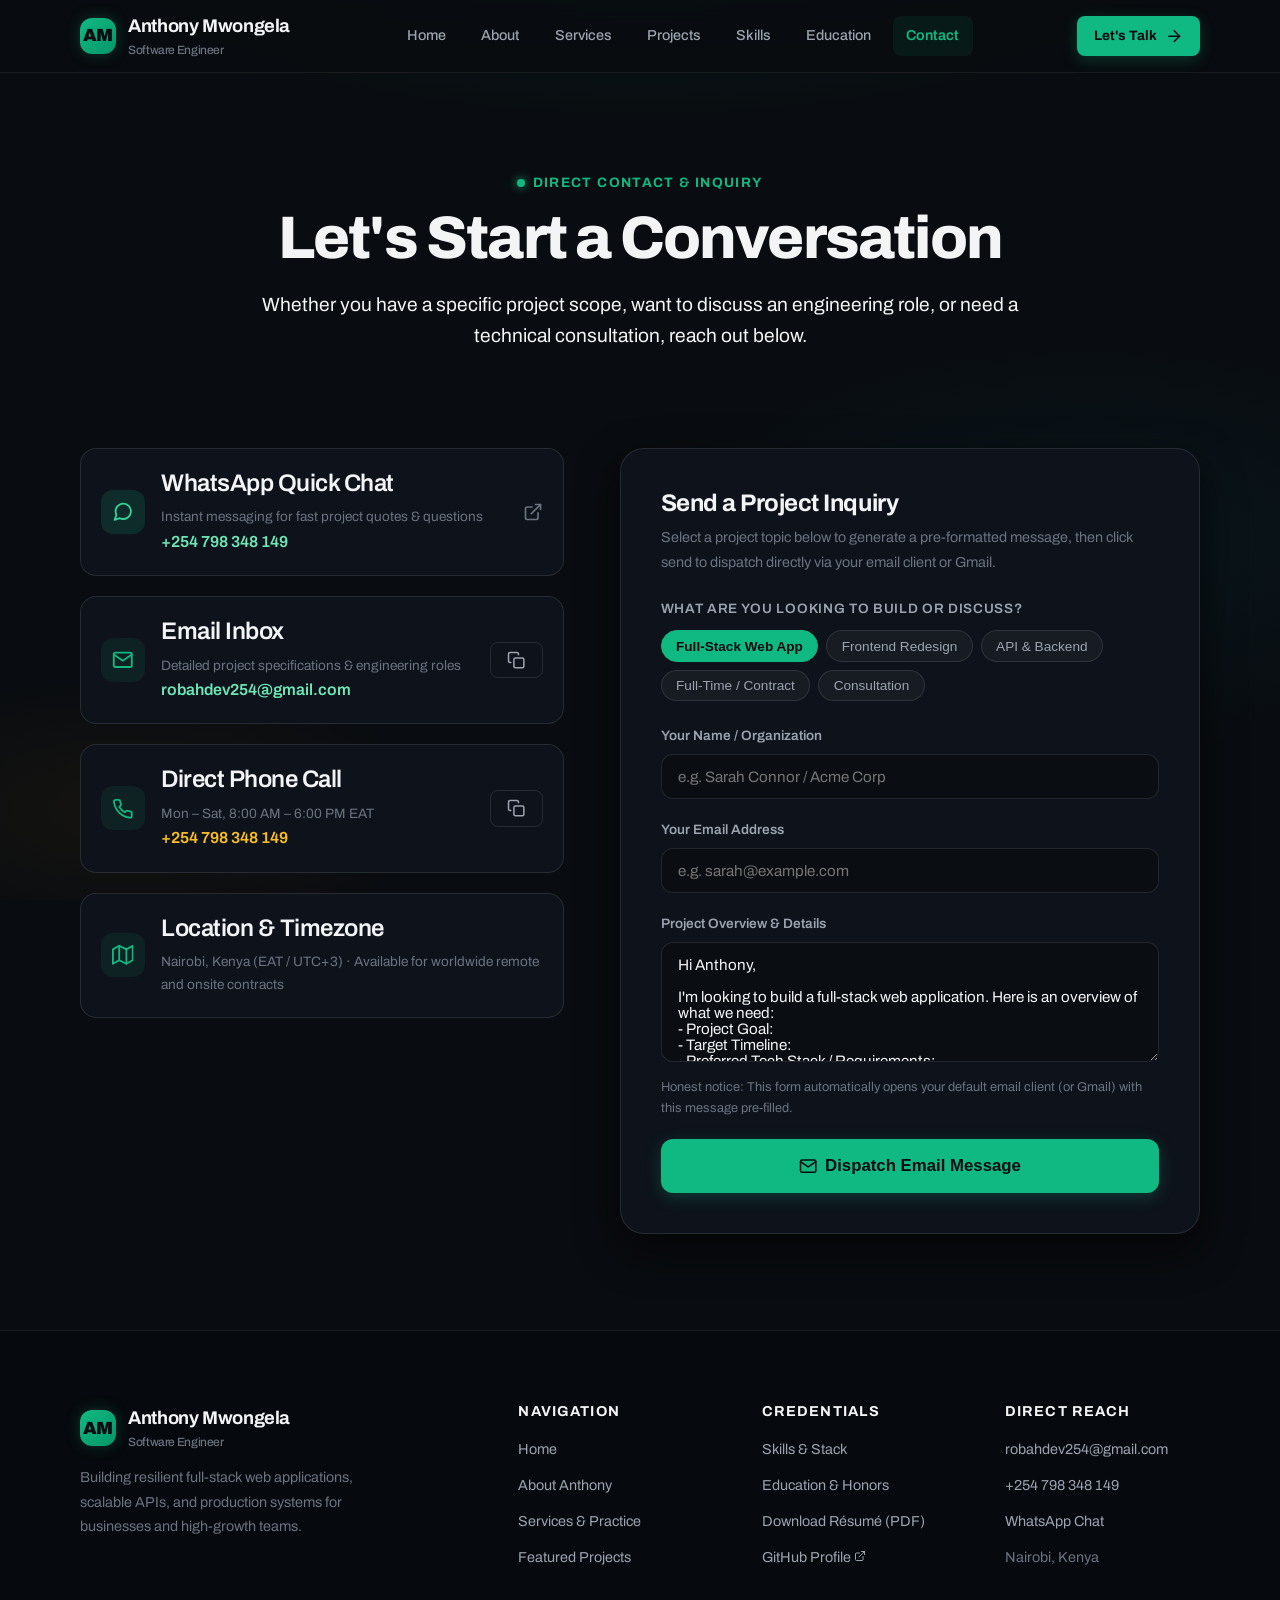
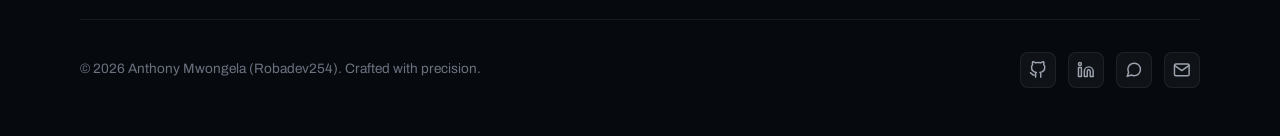
<file: contact.html>
<!DOCTYPE html>
<html lang="en">
<head>
  <meta charset="UTF-8">
  <meta name="viewport" content="width=device-width, initial-scale=1">
  <title>Contact & Project Inquiry | Anthony Mwongela</title>
  <meta name="description" content="Get in touch with Anthony Mwongela for software engineering projects, freelance work, full-time engineering roles, or technical consultations.">
  <link rel="icon" href="./favicon.ico" sizes="any">
  <link rel="preload" href="./fonts/archivo-latin.woff2" as="font" type="font/woff2" crossorigin>
  <link rel="stylesheet" href="./style.css">
</head>
<body>
  <a class="skip-link" href="#main-content">Skip to main content</a>

  <!-- Shared SVG Icon Library -->
  <svg width="0" height="0" style="position:absolute" aria-hidden="true" focusable="false">
    <defs>
      <symbol id="i-arrow-right" viewBox="0 0 24 24" fill="none" stroke="currentColor" stroke-width="2" stroke-linecap="round" stroke-linejoin="round"><line x1="5" y1="12" x2="19" y2="12"></line><polyline points="12 5 19 12 12 19"></polyline></symbol>
      <symbol id="i-external" viewBox="0 0 24 24" fill="none" stroke="currentColor" stroke-width="2" stroke-linecap="round" stroke-linejoin="round"><path d="M18 13v6a2 2 0 0 1-2 2H5a2 2 0 0 1-2-2V8a2 2 0 0 1 2-2h6"></path><polyline points="15 3 21 3 21 9"></polyline><line x1="10" y1="14" x2="21" y2="3"></line></symbol>
      <symbol id="i-github" viewBox="0 0 24 24" fill="none" stroke="currentColor" stroke-width="2" stroke-linecap="round" stroke-linejoin="round"><path d="M9 19c-5 1.5-5-2.5-7-3m14 6v-3.87a3.37 3.37 0 0 0-.94-2.61c3.14-.35 6.44-1.54 6.44-7A5.44 5.44 0 0 0 20 4.77 5.07 5.07 0 0 0 19.91 1S18.73.65 16 2.48a13.38 13.38 0 0 0-7 0C6.27.65 5.09 1 5.09 1A5.07 5.07 0 0 0 5 4.77a5.44 5.44 0 0 0-1.5 3.78c0 5.42 3.3 6.61 6.44 7A3.37 3.37 0 0 0 9 18.13V22"></path></symbol>
      <symbol id="i-linkedin" viewBox="0 0 24 24" fill="none" stroke="currentColor" stroke-width="2" stroke-linecap="round" stroke-linejoin="round"><path d="M16 8a6 6 0 0 1 6 6v7h-4v-7a2 2 0 0 0-2-2 2 2 0 0 0-2 2v7h-4v-7a6 6 0 0 1 6-6z"></path><rect x="2" y="9" width="4" height="12"></rect><circle cx="4" cy="4" r="2"></circle></symbol>
      <symbol id="i-mail" viewBox="0 0 24 24" fill="none" stroke="currentColor" stroke-width="2" stroke-linecap="round" stroke-linejoin="round"><path d="M4 4h16c1.1 0 2 .9 2 2v12c0 1.1-.9 2-2 2H4c-1.1 0-2-.9-2-2V6c0-1.1.9-2 2-2z"></path><polyline points="22,6 12,13 2,6"></polyline></symbol>
      <symbol id="i-phone" viewBox="0 0 24 24" fill="none" stroke="currentColor" stroke-width="2" stroke-linecap="round" stroke-linejoin="round"><path d="M22 16.92v3a2 2 0 0 1-2.18 2 19.79 19.79 0 0 1-8.63-3.07 19.5 19.5 0 0 1-6-6 19.79 19.79 0 0 1-3.07-8.67A2 2 0 0 1 4.11 2h3a2 2 0 0 1 2 1.72 12.84 12.84 0 0 0 .7 2.81 2 2 0 0 1-.45 2.11L8.09 9.91a16 16 0 0 0 6 6l1.27-1.27a2 2 0 0 1 2.11-.45 12.84 12.84 0 0 0 2.81.7A2 2 0 0 1 22 16.92z"></path></symbol>
      <symbol id="i-whatsapp" viewBox="0 0 24 24" fill="none" stroke="currentColor" stroke-width="2" stroke-linecap="round" stroke-linejoin="round"><path d="M21 11.5a8.38 8.38 0 0 1-.9 3.8 8.5 8.5 0 0 1-7.6 4.7 8.38 8.38 0 0 1-3.8-.9L3 21l1.9-5.7a8.38 8.38 0 0 1-.9-3.8 8.5 8.5 0 0 1 4.7-7.6 8.38 8.38 0 0 1 3.8-.9h.5a8.48 8.48 0 0 1 8 8v.5z"></path></symbol>
      <symbol id="i-copy" viewBox="0 0 24 24" fill="none" stroke="currentColor" stroke-width="2" stroke-linecap="round" stroke-linejoin="round"><rect x="9" y="9" width="13" height="13" rx="2" ry="2"></rect><path d="M5 15H4a2 2 0 0 1-2-2V4a2 2 0 0 1 2-2h9a2 2 0 0 1 2 2v1"></path></symbol>
      <symbol id="i-menu" viewBox="0 0 24 24" fill="none" stroke="currentColor" stroke-width="2" stroke-linecap="round" stroke-linejoin="round"><line x1="3" y1="12" x2="21" y2="12"></line><line x1="3" y1="6" x2="21" y2="6"></line><line x1="3" y1="18" x2="21" y2="18"></line></symbol>
      <symbol id="i-map" viewBox="0 0 24 24" fill="none" stroke="currentColor" stroke-width="2" stroke-linecap="round" stroke-linejoin="round"><polygon points="1 6 1 22 8 18 16 22 23 18 23 2 16 6 8 2 1 6"></polygon><line x1="8" y1="2" x2="8" y2="18"></line><line x1="16" y1="6" x2="16" y2="22"></line></symbol>
    </defs>
  </svg>

  <!-- Navigation -->
  <header class="site-header" id="siteHeader">
    <div class="container nav-inner">
      <a class="brand-logo" href="./index.html" aria-label="Anthony Mwongela Home">
        <div class="brand-mark">AM</div>
        <div class="brand-info">
          <span class="brand-name">Anthony Mwongela</span>
          <span class="brand-role">Software Engineer</span>
        </div>
      </a>

      <button class="nav-toggle" id="navToggle" aria-expanded="false" aria-controls="navMenu" aria-label="Toggle navigation menu">
        <svg aria-hidden="true"><use href="#i-menu"/></svg>
      </button>

      <nav class="nav-menu" id="navMenu" aria-label="Primary Navigation">
        <a class="nav-link" href="./index.html">Home</a>
        <a class="nav-link" href="./about.html">About</a>
        <a class="nav-link" href="./whatido.html">Services</a>
        <a class="nav-link" href="./projects.html">Projects</a>
        <a class="nav-link" href="./skills.html">Skills</a>
        <a class="nav-link" href="./education.html">Education</a>
        <a class="nav-link active" href="./contact.html" aria-current="page">Contact</a>
      </nav>

      <div class="nav-actions">
        <a class="btn btn-sm btn-primary" href="./contact.html">
          <span>Let's Talk</span>
          <svg aria-hidden="true"><use href="#i-arrow-right"/></svg>
        </a>
      </div>
    </div>
  </header>

  <main id="main-content">
    <section>
      <div class="container container-narrow" style="text-align: center;">
        <span class="eyebrow">Direct Contact & Inquiry</span>
        <h1>Let's Start a Conversation</h1>
        <p class="lead" style="margin-top: 1rem;">
          Whether you have a specific project scope, want to discuss an engineering role, or need a technical consultation, reach out below.
        </p>
      </div>
    </section>

    <!-- Contact & Form Section -->
    <section style="padding-top: 0;">
      <div class="container">
        <div class="contact-grid">
          <!-- Left: Direct Channels -->
          <div class="contact-info">
            <!-- WhatsApp -->
            <a class="contact-channel-card fade-in-up" href="https://wa.me/254798348149?text=Hi%20Anthony,%20I%20would%20like%20to%20discuss%20a%20project" target="_blank" rel="noopener">
              <div class="channel-icon" style="background: rgba(16, 185, 129, 0.15); color: #34d399;">
                <svg aria-hidden="true"><use href="#i-whatsapp"/></svg>
              </div>
              <div class="channel-details" style="flex-grow: 1;">
                <h3>WhatsApp Quick Chat</h3>
                <p>Instant messaging for fast project quotes & questions</p>
                <div class="channel-link" style="color: var(--primary-light); font-weight: 600;">+254 798 348 149</div>
              </div>
              <svg width="20" height="20" style="color: var(--text-muted);" aria-hidden="true"><use href="#i-external"/></svg>
            </a>

            <!-- Direct Email -->
            <div class="contact-channel-card fade-in-up">
              <div class="channel-icon">
                <svg aria-hidden="true"><use href="#i-mail"/></svg>
              </div>
              <div class="channel-details" style="flex-grow: 1;">
                <h3>Email Inbox</h3>
                <p>Detailed project specifications & engineering roles</p>
                <a href="mailto:robahdev254@gmail.com" class="channel-link" style="color: var(--primary-light); font-weight: 600;">robahdev254@gmail.com</a>
              </div>
              <button class="btn btn-sm btn-outline" data-copy="robahdev254@gmail.com" aria-label="Copy email address" title="Copy Email">
                <svg aria-hidden="true"><use href="#i-copy"/></svg>
              </button>
            </div>

            <!-- Phone Call -->
            <div class="contact-channel-card fade-in-up">
              <div class="channel-icon amber">
                <svg aria-hidden="true"><use href="#i-phone"/></svg>
              </div>
              <div class="channel-details" style="flex-grow: 1;">
                <h3>Direct Phone Call</h3>
                <p>Mon – Sat, 8:00 AM – 6:00 PM EAT</p>
                <a href="tel:+254798348149" class="channel-link" style="color: var(--accent-amber-light); font-weight: 600;">+254 798 348 149</a>
              </div>
              <button class="btn btn-sm btn-outline" data-copy="+254798348149" aria-label="Copy phone number" title="Copy Phone">
                <svg aria-hidden="true"><use href="#i-copy"/></svg>
              </button>
            </div>

            <!-- Location & Remote Readiness -->
            <div class="contact-channel-card fade-in-up">
              <div class="channel-icon cyan">
                <svg aria-hidden="true"><use href="#i-map"/></svg>
              </div>
              <div class="channel-details">
                <h3>Location & Timezone</h3>
                <p>Nairobi, Kenya (EAT / UTC+3) · Available for worldwide remote and onsite contracts</p>
              </div>
            </div>
          </div>

          <!-- Right: Interactive Project Inquiry Builder -->
          <div class="inquiry-form-card fade-in-up">
            <h2 style="font-size: 1.5rem; margin-bottom: 0.5rem;">Send a Project Inquiry</h2>
            <p style="font-size: 0.9rem; color: var(--text-muted); margin-bottom: 1.5rem;">
              Select a project topic below to generate a pre-formatted message, then click send to dispatch directly via your email client or Gmail.
            </p>

            <form id="inquiryForm">
              <div class="topic-selector">
                <label>What are you looking to build or discuss?</label>
                <div class="topic-pills">
                  <button type="button" class="topic-pill-btn active" data-topic="Full-Stack Web App">Full-Stack Web App</button>
                  <button type="button" class="topic-pill-btn" data-topic="Frontend Redesign">Frontend Redesign</button>
                  <button type="button" class="topic-pill-btn" data-topic="API & Backend System">API & Backend</button>
                  <button type="button" class="topic-pill-btn" data-topic="Full-Time / Contract Role">Full-Time / Contract</button>
                  <button type="button" class="topic-pill-btn" data-topic="General Consultation">Consultation</button>
                </div>
                <input type="hidden" id="inquiryTopic" name="topic" value="Full-Stack Web App">
              </div>

              <div class="form-group">
                <label for="inquiryName">Your Name / Organization</label>
                <input type="text" id="inquiryName" class="form-control" placeholder="e.g. Sarah Connor / Acme Corp" required>
              </div>

              <div class="form-group">
                <label for="inquiryEmail">Your Email Address</label>
                <input type="email" id="inquiryEmail" class="form-control" placeholder="e.g. sarah@example.com" required>
              </div>

              <div class="form-group">
                <label for="inquiryMessage">Project Overview & Details</label>
                <textarea id="inquiryMessage" class="form-control" rows="5" required>Hi Anthony,

I'm looking to build a full-stack web application. Here is an overview of what we need:
- Project Goal: 
- Target Timeline: 
- Preferred Tech Stack / Requirements: 

Let's connect to discuss scope and timelines.</textarea>
                <div class="form-hint">
                  Honest notice: This form automatically opens your default email client (or Gmail) with this message pre-filled.
                </div>
              </div>

              <button type="submit" class="btn btn-primary btn-lg" style="width: 100%;">
                <svg aria-hidden="true"><use href="#i-mail"/></svg>
                <span>Dispatch Email Message</span>
              </button>

              <div id="formStatus" aria-live="polite"></div>
            </form>
          </div>
        </div>
      </div>
    </section>
  </main>

  <!-- Site Footer -->
  <footer class="site-footer">
    <div class="container">
      <div class="footer-grid">
        <div class="footer-brand">
          <div class="brand-logo">
            <div class="brand-mark">AM</div>
            <div class="brand-info">
              <span class="brand-name">Anthony Mwongela</span>
              <span class="brand-role">Software Engineer</span>
            </div>
          </div>
          <p>Building resilient full-stack web applications, scalable APIs, and production systems for businesses and high-growth teams.</p>
        </div>

        <div class="footer-col">
          <h4>Navigation</h4>
          <ul class="footer-links">
            <li><a href="./index.html">Home</a></li>
            <li><a href="./about.html">About Anthony</a></li>
            <li><a href="./whatido.html">Services & Practice</a></li>
            <li><a href="./projects.html">Featured Projects</a></li>
          </ul>
        </div>

        <div class="footer-col">
          <h4>Credentials</h4>
          <ul class="footer-links">
            <li><a href="./skills.html">Skills & Stack</a></li>
            <li><a href="./education.html">Education & Honors</a></li>
            <li><a href="./resume-anthony-mwongela.pdf" download="Anthony_Mwongela_Resume.pdf">Download Résumé (PDF)</a></li>
            <li><a href="https://github.com/Robadev254" target="_blank" rel="noopener">GitHub Profile <svg width="12" height="12" style="display:inline;" aria-hidden="true"><use href="#i-external"/></svg></a></li>
          </ul>
        </div>

        <div class="footer-col">
          <h4>Direct Reach</h4>
          <ul class="footer-links">
            <li><a href="mailto:robahdev254@gmail.com">robahdev254@gmail.com</a></li>
            <li><a href="tel:+254798348149">+254 798 348 149</a></li>
            <li><a href="https://wa.me/254798348149" target="_blank" rel="noopener">WhatsApp Chat</a></li>
            <li><span style="color: var(--text-muted); font-size: 0.9rem;">Nairobi, Kenya</span></li>
          </ul>
        </div>
      </div>

      <div class="footer-bottom">
        <div>
          © <span class="current-year">2026</span> Anthony Mwongela (Robadev254). Crafted with precision.
        </div>
        <div class="social-links-row">
          <a class="social-btn" href="https://github.com/Robadev254" target="_blank" rel="noopener" aria-label="GitHub">
            <svg aria-hidden="true"><use href="#i-github"/></svg>
          </a>
          <a class="social-btn" href="https://www.linkedin.com/in/anthony-robert-5a5290227/" target="_blank" rel="noopener" aria-label="LinkedIn">
            <svg aria-hidden="true"><use href="#i-linkedin"/></svg>
          </a>
          <a class="social-btn" href="https://wa.me/254798348149" target="_blank" rel="noopener" aria-label="WhatsApp">
            <svg aria-hidden="true"><use href="#i-whatsapp"/></svg>
          </a>
          <a class="social-btn" href="mailto:robahdev254@gmail.com" aria-label="Email">
            <svg aria-hidden="true"><use href="#i-mail"/></svg>
          </a>
        </div>
      </div>
    </div>
  </footer>

  <script src="./script.js"></script>
</body>
</html>
</file>
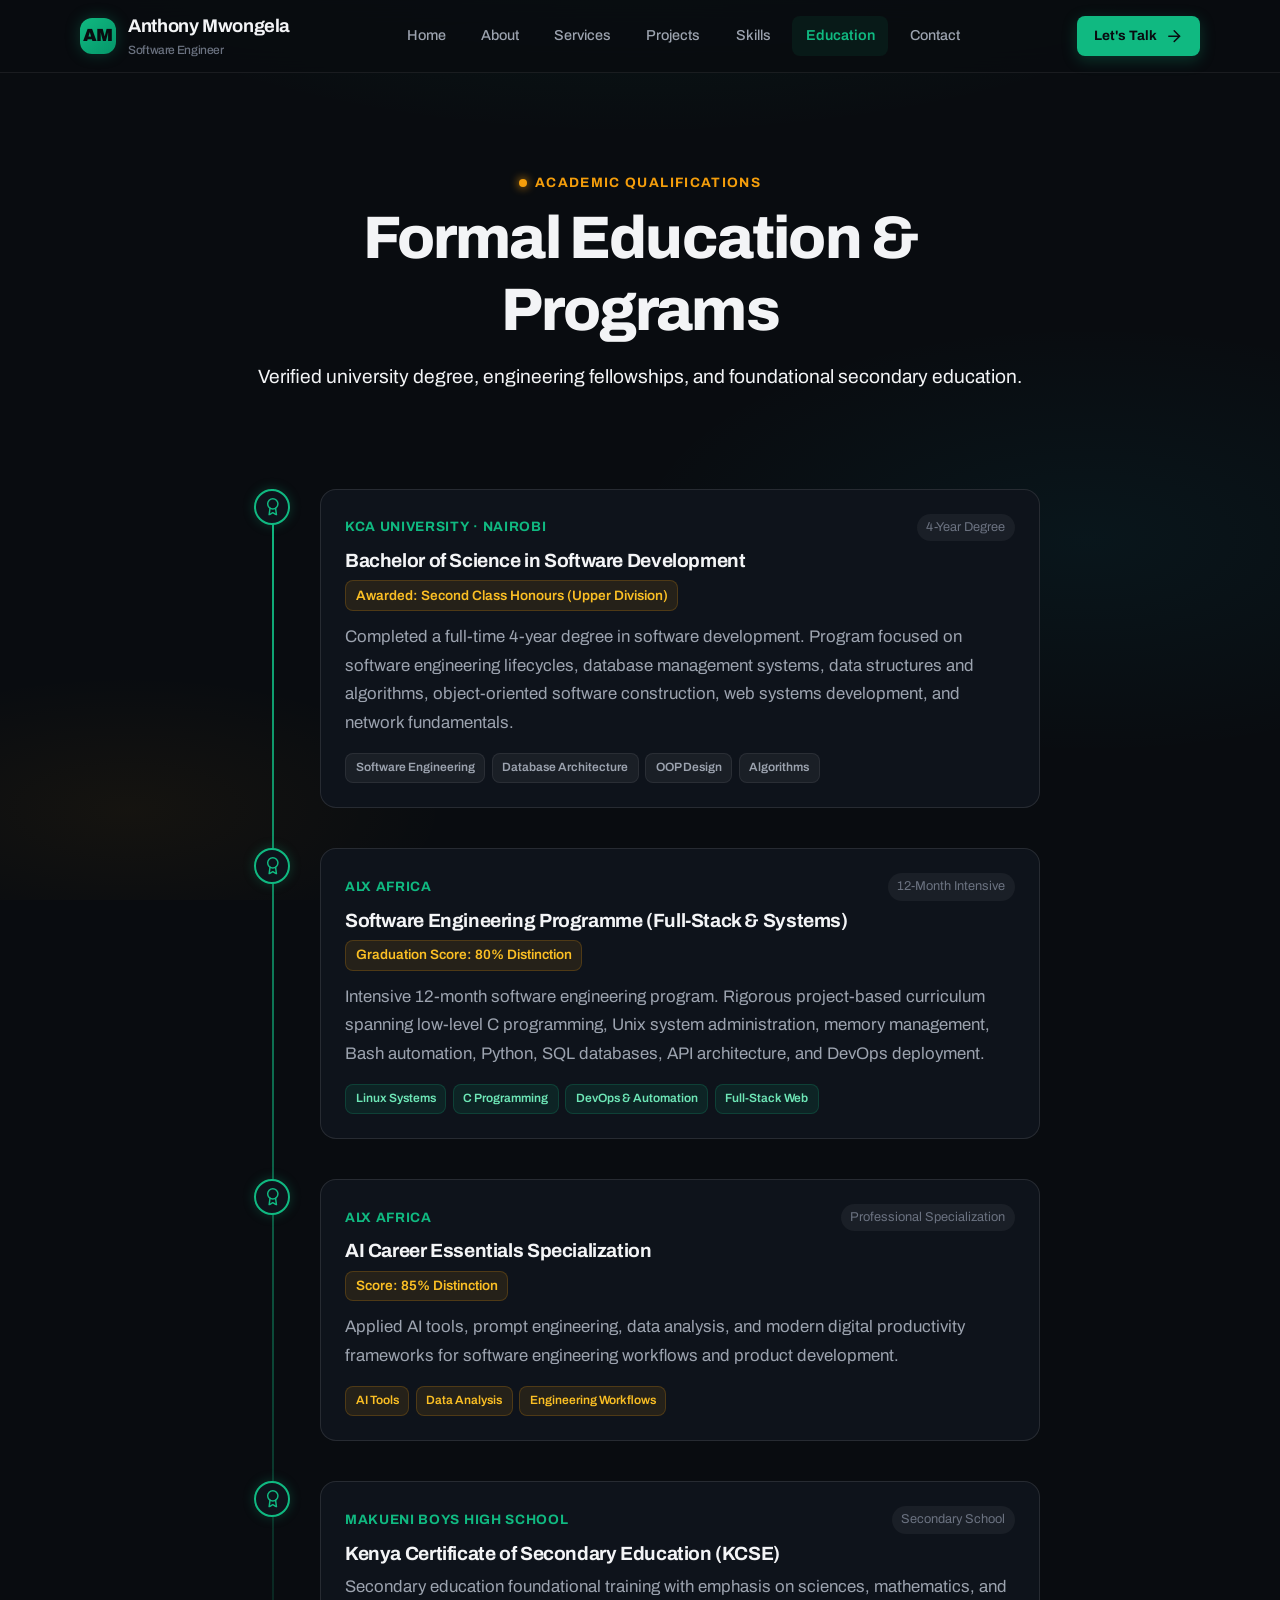
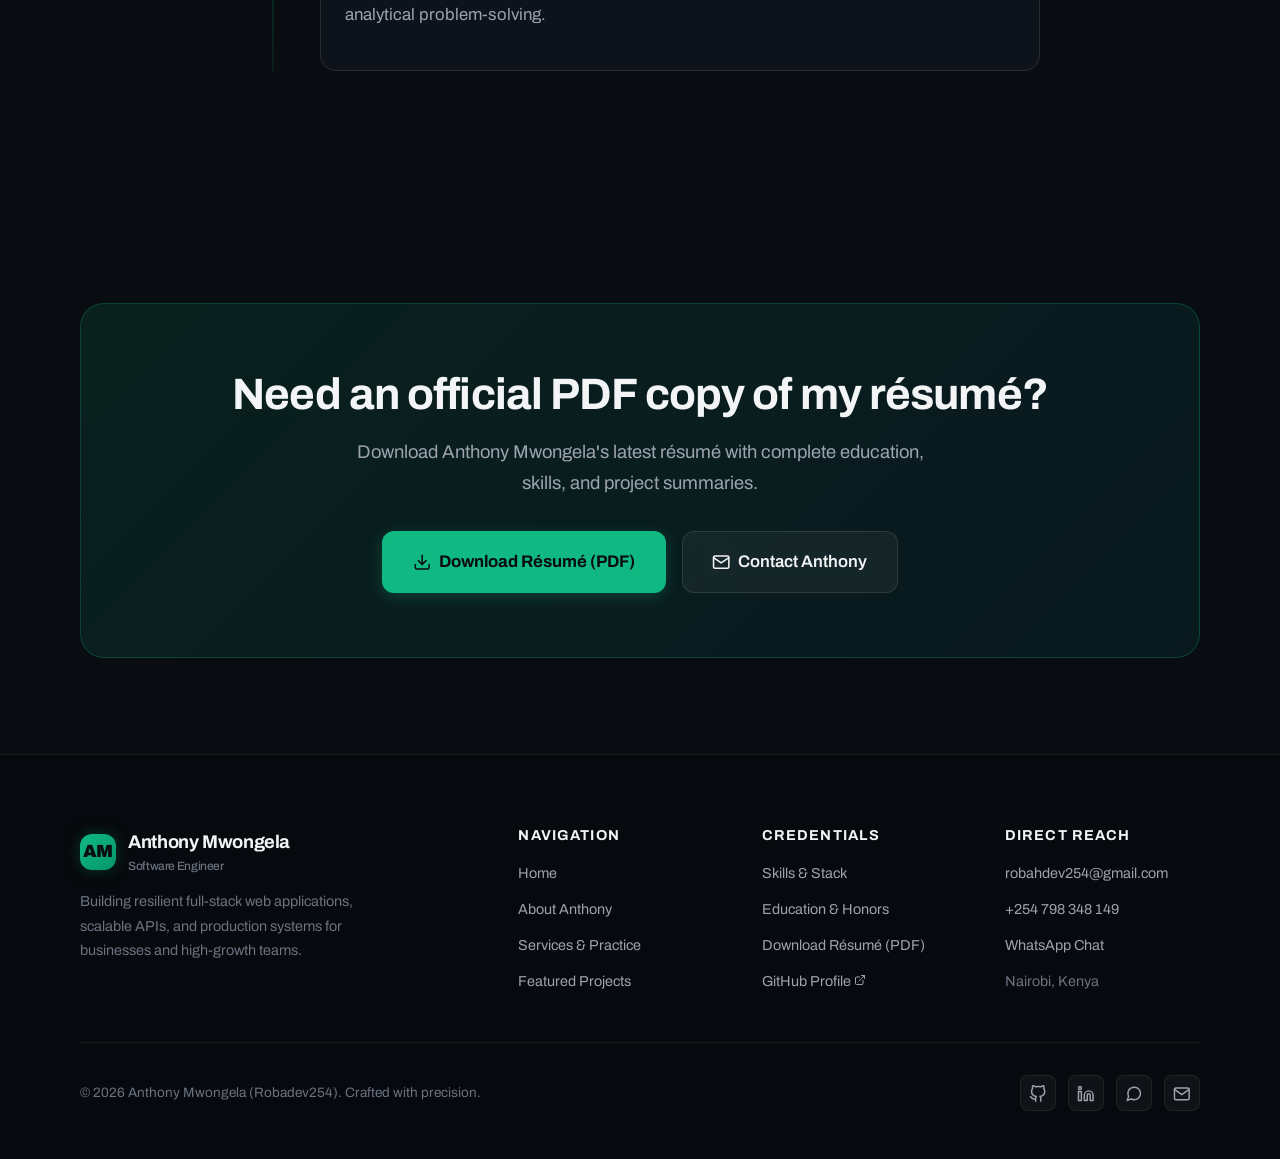
<file: education.html>
<!DOCTYPE html>
<html lang="en">
<head>
  <meta charset="UTF-8">
  <meta name="viewport" content="width=device-width, initial-scale=1">
  <title>Academic & Engineering Credentials | Anthony Mwongela</title>
  <meta name="description" content="Verified academic qualifications, degrees, and software engineering certifications earned by Anthony Mwongela.">
  <link rel="icon" href="./favicon.ico" sizes="any">
  <link rel="preload" href="./fonts/archivo-latin.woff2" as="font" type="font/woff2" crossorigin>
  <link rel="stylesheet" href="./style.css">
</head>
<body>
  <a class="skip-link" href="#main-content">Skip to main content</a>

  <!-- Shared SVG Icon Library -->
  <svg width="0" height="0" style="position:absolute" aria-hidden="true" focusable="false">
    <defs>
      <symbol id="i-arrow-right" viewBox="0 0 24 24" fill="none" stroke="currentColor" stroke-width="2" stroke-linecap="round" stroke-linejoin="round"><line x1="5" y1="12" x2="19" y2="12"></line><polyline points="12 5 19 12 12 19"></polyline></symbol>
      <symbol id="i-external" viewBox="0 0 24 24" fill="none" stroke="currentColor" stroke-width="2" stroke-linecap="round" stroke-linejoin="round"><path d="M18 13v6a2 2 0 0 1-2 2H5a2 2 0 0 1-2-2V8a2 2 0 0 1 2-2h6"></path><polyline points="15 3 21 3 21 9"></polyline><line x1="10" y1="14" x2="21" y2="3"></line></symbol>
      <symbol id="i-github" viewBox="0 0 24 24" fill="none" stroke="currentColor" stroke-width="2" stroke-linecap="round" stroke-linejoin="round"><path d="M9 19c-5 1.5-5-2.5-7-3m14 6v-3.87a3.37 3.37 0 0 0-.94-2.61c3.14-.35 6.44-1.54 6.44-7A5.44 5.44 0 0 0 20 4.77 5.07 5.07 0 0 0 19.91 1S18.73.65 16 2.48a13.38 13.38 0 0 0-7 0C6.27.65 5.09 1 5.09 1A5.07 5.07 0 0 0 5 4.77a5.44 5.44 0 0 0-1.5 3.78c0 5.42 3.3 6.61 6.44 7A3.37 3.37 0 0 0 9 18.13V22"></path></symbol>
      <symbol id="i-linkedin" viewBox="0 0 24 24" fill="none" stroke="currentColor" stroke-width="2" stroke-linecap="round" stroke-linejoin="round"><path d="M16 8a6 6 0 0 1 6 6v7h-4v-7a2 2 0 0 0-2-2 2 2 0 0 0-2 2v7h-4v-7a6 6 0 0 1 6-6z"></path><rect x="2" y="9" width="4" height="12"></rect><circle cx="4" cy="4" r="2"></circle></symbol>
      <symbol id="i-mail" viewBox="0 0 24 24" fill="none" stroke="currentColor" stroke-width="2" stroke-linecap="round" stroke-linejoin="round"><path d="M4 4h16c1.1 0 2 .9 2 2v12c0 1.1-.9 2-2 2H4c-1.1 0-2-.9-2-2V6c0-1.1.9-2 2-2z"></path><polyline points="22,6 12,13 2,6"></polyline></symbol>
      <symbol id="i-whatsapp" viewBox="0 0 24 24" fill="none" stroke="currentColor" stroke-width="2" stroke-linecap="round" stroke-linejoin="round"><path d="M21 11.5a8.38 8.38 0 0 1-.9 3.8 8.5 8.5 0 0 1-7.6 4.7 8.38 8.38 0 0 1-3.8-.9L3 21l1.9-5.7a8.38 8.38 0 0 1-.9-3.8 8.5 8.5 0 0 1 4.7-7.6 8.38 8.38 0 0 1 3.8-.9h.5a8.48 8.48 0 0 1 8 8v.5z"></path></symbol>
      <symbol id="i-download" viewBox="0 0 24 24" fill="none" stroke="currentColor" stroke-width="2" stroke-linecap="round" stroke-linejoin="round"><path d="M21 15v4a2 2 0 0 1-2 2H5a2 2 0 0 1-2-2v-4"></path><polyline points="7 10 12 15 17 10"></polyline><line x1="12" y1="15" x2="12" y2="3"></line></symbol>
      <symbol id="i-award" viewBox="0 0 24 24" fill="none" stroke="currentColor" stroke-width="2" stroke-linecap="round" stroke-linejoin="round"><circle cx="12" cy="8" r="7"></circle><polyline points="8.21 13.89 7 23 12 20 17 23 15.79 13.88"></polyline></symbol>
      <symbol id="i-menu" viewBox="0 0 24 24" fill="none" stroke="currentColor" stroke-width="2" stroke-linecap="round" stroke-linejoin="round"><line x1="3" y1="12" x2="21" y2="12"></line><line x1="3" y1="6" x2="21" y2="6"></line><line x1="3" y1="18" x2="21" y2="18"></line></symbol>
    </defs>
  </svg>

  <!-- Navigation -->
  <header class="site-header" id="siteHeader">
    <div class="container nav-inner">
      <a class="brand-logo" href="./index.html" aria-label="Anthony Mwongela Home">
        <div class="brand-mark">AM</div>
        <div class="brand-info">
          <span class="brand-name">Anthony Mwongela</span>
          <span class="brand-role">Software Engineer</span>
        </div>
      </a>

      <button class="nav-toggle" id="navToggle" aria-expanded="false" aria-controls="navMenu" aria-label="Toggle navigation menu">
        <svg aria-hidden="true"><use href="#i-menu"/></svg>
      </button>

      <nav class="nav-menu" id="navMenu" aria-label="Primary Navigation">
        <a class="nav-link" href="./index.html">Home</a>
        <a class="nav-link" href="./about.html">About</a>
        <a class="nav-link" href="./whatido.html">Services</a>
        <a class="nav-link" href="./projects.html">Projects</a>
        <a class="nav-link" href="./skills.html">Skills</a>
        <a class="nav-link active" href="./education.html" aria-current="page">Education</a>
        <a class="nav-link" href="./contact.html">Contact</a>
      </nav>

      <div class="nav-actions">
        <a class="btn btn-sm btn-primary" href="./contact.html">
          <span>Let's Talk</span>
          <svg aria-hidden="true"><use href="#i-arrow-right"/></svg>
        </a>
      </div>
    </div>
  </header>

  <main id="main-content">
    <section>
      <div class="container container-narrow" style="text-align: center;">
        <span class="eyebrow amber">Academic Qualifications</span>
        <h1>Formal Education & Programs</h1>
        <p class="lead" style="margin-top: 1rem;">
          Verified university degree, engineering fellowships, and foundational secondary education.
        </p>
      </div>
    </section>

    <!-- Timeline of Credentials -->
    <section style="padding-top: 0;">
      <div class="container">
        <div class="timeline">
          <!-- Item 1: KCA University -->
          <div class="timeline-item fade-in-up">
            <div class="timeline-icon">
              <svg aria-hidden="true"><use href="#i-award"/></svg>
            </div>
            <div class="timeline-content">
              <div class="timeline-meta">
                <span class="timeline-institution">KCA University · Nairobi</span>
                <span class="timeline-period">4-Year Degree</span>
              </div>
              <h2 class="timeline-title">Bachelor of Science in Software Development</h2>
              <span class="timeline-grade">Awarded: Second Class Honours (Upper Division)</span>
              <p style="color: var(--text-secondary); margin-bottom: 1rem;">
                Completed a full-time 4-year degree in software development. Program focused on software engineering lifecycles, database management systems, data structures and algorithms, object-oriented software construction, web systems development, and network fundamentals.
              </p>
              <div class="card-tags">
                <span class="tag">Software Engineering</span>
                <span class="tag">Database Architecture</span>
                <span class="tag">OOP Design</span>
                <span class="tag">Algorithms</span>
              </div>
            </div>
          </div>

          <!-- Item 2: ALX Software Engineering -->
          <div class="timeline-item fade-in-up">
            <div class="timeline-icon">
              <svg aria-hidden="true"><use href="#i-award"/></svg>
            </div>
            <div class="timeline-content">
              <div class="timeline-meta">
                <span class="timeline-institution">ALX Africa</span>
                <span class="timeline-period">12-Month Intensive</span>
              </div>
              <h2 class="timeline-title">Software Engineering Programme (Full-Stack & Systems)</h2>
              <span class="timeline-grade">Graduation Score: 80% Distinction</span>
              <p style="color: var(--text-secondary); margin-bottom: 1rem;">
                Intensive 12-month software engineering program. Rigorous project-based curriculum spanning low-level C programming, Unix system administration, memory management, Bash automation, Python, SQL databases, API architecture, and DevOps deployment.
              </p>
              <div class="card-tags">
                <span class="tag primary">Linux Systems</span>
                <span class="tag primary">C Programming</span>
                <span class="tag primary">DevOps & Automation</span>
                <span class="tag primary">Full-Stack Web</span>
              </div>
            </div>
          </div>

          <!-- Item 3: ALX AI Career Essentials -->
          <div class="timeline-item fade-in-up">
            <div class="timeline-icon">
              <svg aria-hidden="true"><use href="#i-award"/></svg>
            </div>
            <div class="timeline-content">
              <div class="timeline-meta">
                <span class="timeline-institution">ALX Africa</span>
                <span class="timeline-period">Professional Specialization</span>
              </div>
              <h2 class="timeline-title">AI Career Essentials Specialization</h2>
              <span class="timeline-grade">Score: 85% Distinction</span>
              <p style="color: var(--text-secondary); margin-bottom: 1rem;">
                Applied AI tools, prompt engineering, data analysis, and modern digital productivity frameworks for software engineering workflows and product development.
              </p>
              <div class="card-tags">
                <span class="tag amber">AI Tools</span>
                <span class="tag amber">Data Analysis</span>
                <span class="tag amber">Engineering Workflows</span>
              </div>
            </div>
          </div>

          <!-- Item 4: Makueni Boys High School -->
          <div class="timeline-item fade-in-up">
            <div class="timeline-icon">
              <svg aria-hidden="true"><use href="#i-award"/></svg>
            </div>
            <div class="timeline-content">
              <div class="timeline-meta">
                <span class="timeline-institution">Makueni Boys High School</span>
                <span class="timeline-period">Secondary School</span>
              </div>
              <h2 class="timeline-title">Kenya Certificate of Secondary Education (KCSE)</h2>
              <p style="color: var(--text-secondary); margin-bottom: 1rem;">
                Secondary education foundational training with emphasis on sciences, mathematics, and analytical problem-solving.
              </p>
            </div>
          </div>
        </div>
      </div>
    </section>

    <!-- Résumé Download Banner -->
    <section>
      <div class="container">
        <div class="cta-banner fade-in-up">
          <h2>Need an official PDF copy of my résumé?</h2>
          <p>Download Anthony Mwongela's latest résumé with complete education, skills, and project summaries.</p>
          <div class="btn-group" style="justify-content: center;">
            <a class="btn btn-primary btn-lg" href="./resume-anthony-mwongela.pdf" download="Anthony_Mwongela_Resume.pdf">
              <svg aria-hidden="true"><use href="#i-download"/></svg>
              <span>Download Résumé (PDF)</span>
            </a>
            <a class="btn btn-secondary btn-lg" href="./contact.html">
              <svg aria-hidden="true"><use href="#i-mail"/></svg>
              <span>Contact Anthony</span>
            </a>
          </div>
        </div>
      </div>
    </section>
  </main>

  <!-- Site Footer -->
  <footer class="site-footer">
    <div class="container">
      <div class="footer-grid">
        <div class="footer-brand">
          <div class="brand-logo">
            <div class="brand-mark">AM</div>
            <div class="brand-info">
              <span class="brand-name">Anthony Mwongela</span>
              <span class="brand-role">Software Engineer</span>
            </div>
          </div>
          <p>Building resilient full-stack web applications, scalable APIs, and production systems for businesses and high-growth teams.</p>
        </div>

        <div class="footer-col">
          <h4>Navigation</h4>
          <ul class="footer-links">
            <li><a href="./index.html">Home</a></li>
            <li><a href="./about.html">About Anthony</a></li>
            <li><a href="./whatido.html">Services & Practice</a></li>
            <li><a href="./projects.html">Featured Projects</a></li>
          </ul>
        </div>

        <div class="footer-col">
          <h4>Credentials</h4>
          <ul class="footer-links">
            <li><a href="./skills.html">Skills & Stack</a></li>
            <li><a href="./education.html">Education & Honors</a></li>
            <li><a href="./resume-anthony-mwongela.pdf" download="Anthony_Mwongela_Resume.pdf">Download Résumé (PDF)</a></li>
            <li><a href="https://github.com/Robadev254" target="_blank" rel="noopener">GitHub Profile <svg width="12" height="12" style="display:inline;" aria-hidden="true"><use href="#i-external"/></svg></a></li>
          </ul>
        </div>

        <div class="footer-col">
          <h4>Direct Reach</h4>
          <ul class="footer-links">
            <li><a href="mailto:robahdev254@gmail.com">robahdev254@gmail.com</a></li>
            <li><a href="tel:+254798348149">+254 798 348 149</a></li>
            <li><a href="https://wa.me/254798348149" target="_blank" rel="noopener">WhatsApp Chat</a></li>
            <li><span style="color: var(--text-muted); font-size: 0.9rem;">Nairobi, Kenya</span></li>
          </ul>
        </div>
      </div>

      <div class="footer-bottom">
        <div>
          © <span class="current-year">2026</span> Anthony Mwongela (Robadev254). Crafted with precision.
        </div>
        <div class="social-links-row">
          <a class="social-btn" href="https://github.com/Robadev254" target="_blank" rel="noopener" aria-label="GitHub">
            <svg aria-hidden="true"><use href="#i-github"/></svg>
          </a>
          <a class="social-btn" href="https://www.linkedin.com/in/anthony-robert-5a5290227/" target="_blank" rel="noopener" aria-label="LinkedIn">
            <svg aria-hidden="true"><use href="#i-linkedin"/></svg>
          </a>
          <a class="social-btn" href="https://wa.me/254798348149" target="_blank" rel="noopener" aria-label="WhatsApp">
            <svg aria-hidden="true"><use href="#i-whatsapp"/></svg>
          </a>
          <a class="social-btn" href="mailto:robahdev254@gmail.com" aria-label="Email">
            <svg aria-hidden="true"><use href="#i-mail"/></svg>
          </a>
        </div>
      </div>
    </div>
  </footer>

  <script src="./script.js"></script>
</body>
</html>
</file>
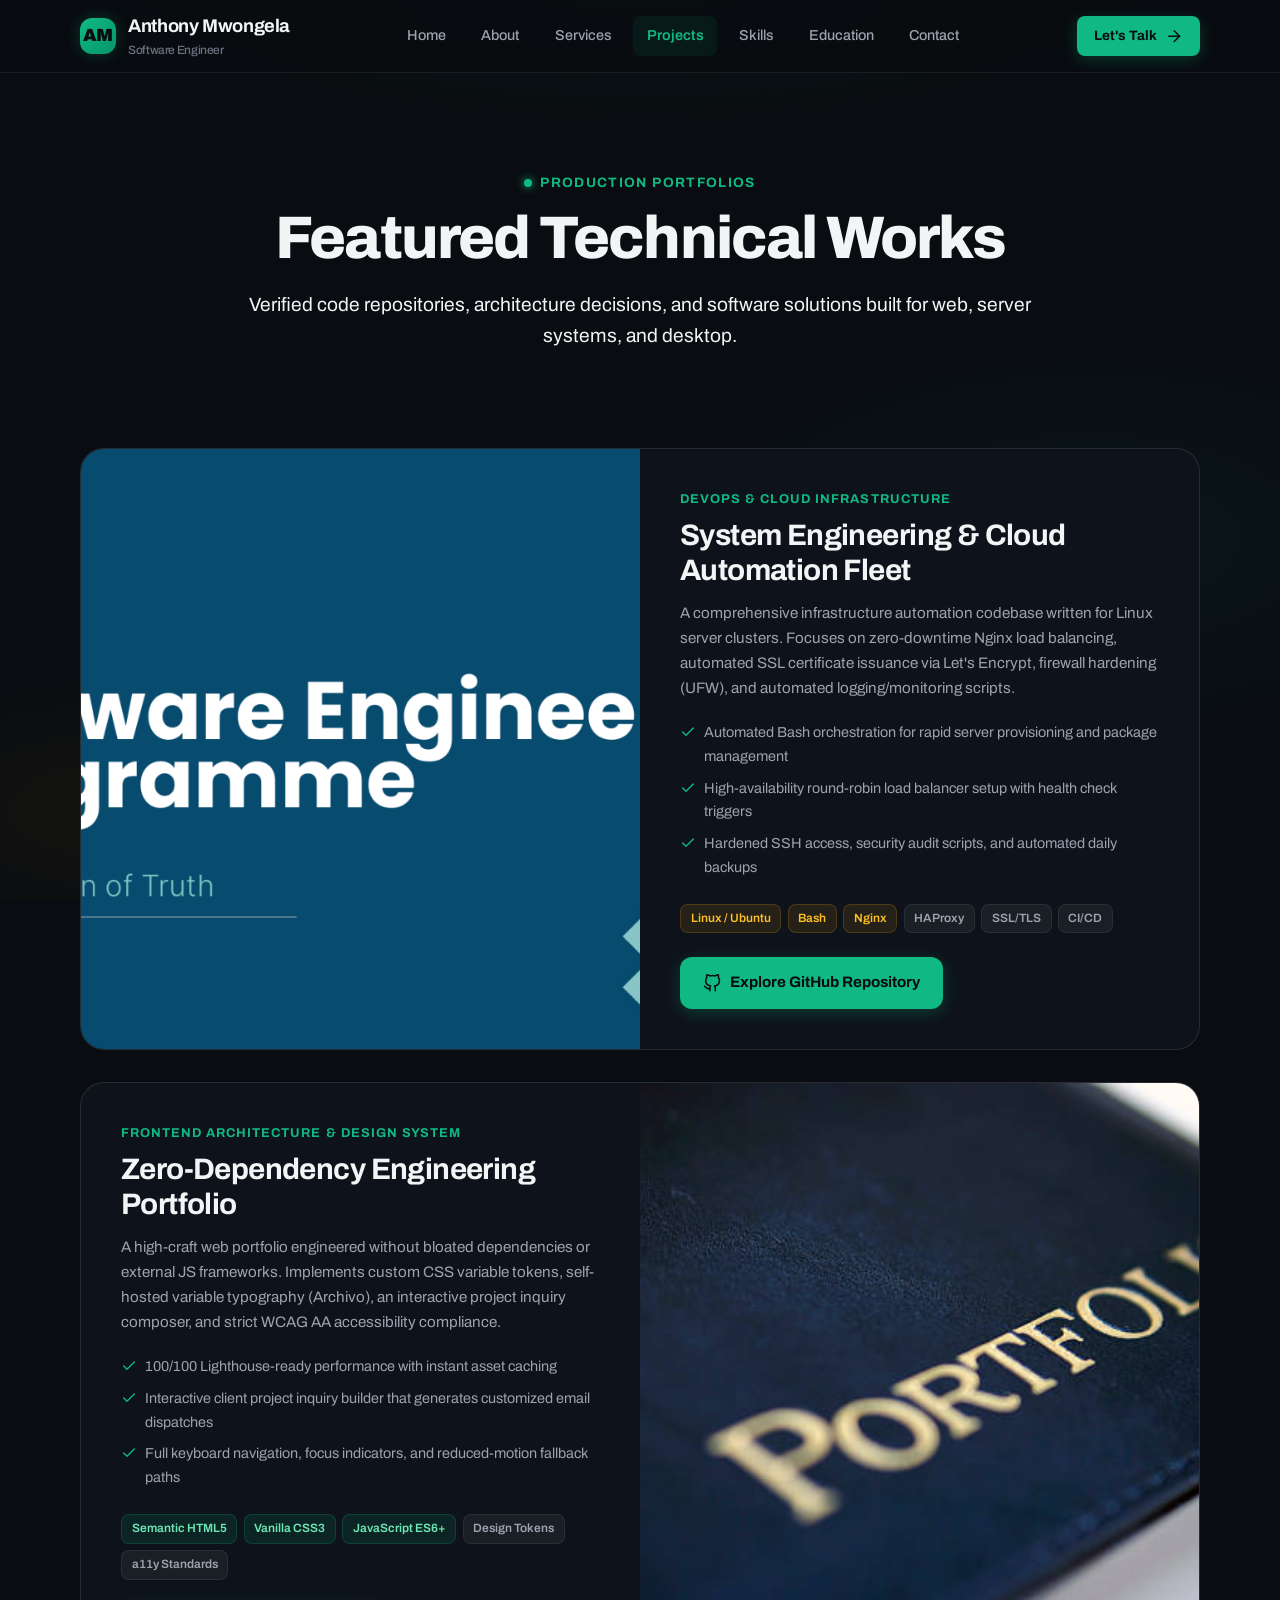
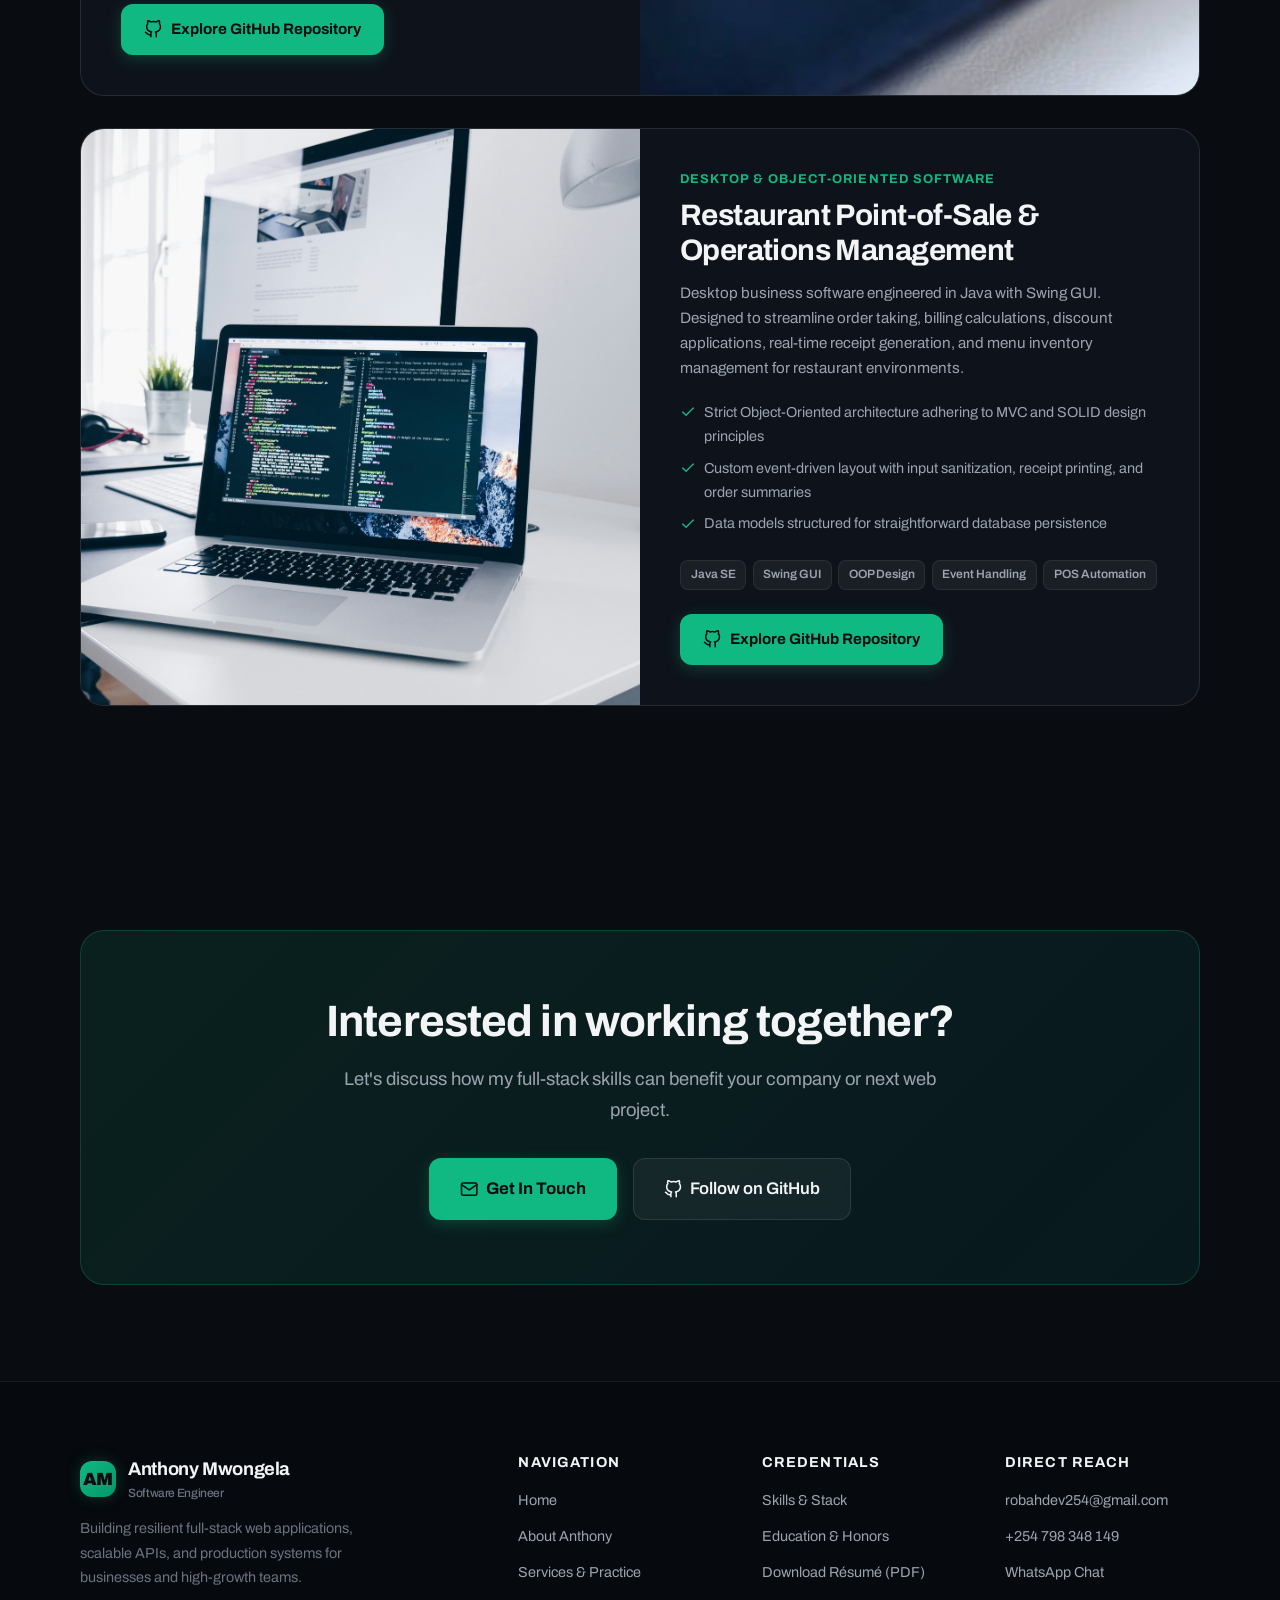
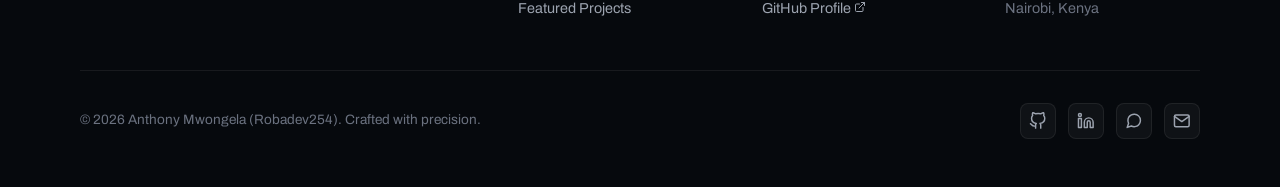
<file: projects.html>
<!DOCTYPE html>
<html lang="en">
<head>
  <meta charset="UTF-8">
  <meta name="viewport" content="width=device-width, initial-scale=1">
  <title>Featured Projects & Engineering Case Studies | Anthony Mwongela</title>
  <meta name="description" content="Explore Anthony Mwongela's software engineering projects spanning DevOps server automation, accessible web applications, and Java desktop systems.">
  <link rel="icon" href="./favicon.ico" sizes="any">
  <link rel="preload" href="./fonts/archivo-latin.woff2" as="font" type="font/woff2" crossorigin>
  <link rel="stylesheet" href="./style.css">
</head>
<body>
  <a class="skip-link" href="#main-content">Skip to main content</a>

  <!-- Shared SVG Icon Library -->
  <svg width="0" height="0" style="position:absolute" aria-hidden="true" focusable="false">
    <defs>
      <symbol id="i-arrow-right" viewBox="0 0 24 24" fill="none" stroke="currentColor" stroke-width="2" stroke-linecap="round" stroke-linejoin="round"><line x1="5" y1="12" x2="19" y2="12"></line><polyline points="12 5 19 12 12 19"></polyline></symbol>
      <symbol id="i-external" viewBox="0 0 24 24" fill="none" stroke="currentColor" stroke-width="2" stroke-linecap="round" stroke-linejoin="round"><path d="M18 13v6a2 2 0 0 1-2 2H5a2 2 0 0 1-2-2V8a2 2 0 0 1 2-2h6"></path><polyline points="15 3 21 3 21 9"></polyline><line x1="10" y1="14" x2="21" y2="3"></line></symbol>
      <symbol id="i-github" viewBox="0 0 24 24" fill="none" stroke="currentColor" stroke-width="2" stroke-linecap="round" stroke-linejoin="round"><path d="M9 19c-5 1.5-5-2.5-7-3m14 6v-3.87a3.37 3.37 0 0 0-.94-2.61c3.14-.35 6.44-1.54 6.44-7A5.44 5.44 0 0 0 20 4.77 5.07 5.07 0 0 0 19.91 1S18.73.65 16 2.48a13.38 13.38 0 0 0-7 0C6.27.65 5.09 1 5.09 1A5.07 5.07 0 0 0 5 4.77a5.44 5.44 0 0 0-1.5 3.78c0 5.42 3.3 6.61 6.44 7A3.37 3.37 0 0 0 9 18.13V22"></path></symbol>
      <symbol id="i-linkedin" viewBox="0 0 24 24" fill="none" stroke="currentColor" stroke-width="2" stroke-linecap="round" stroke-linejoin="round"><path d="M16 8a6 6 0 0 1 6 6v7h-4v-7a2 2 0 0 0-2-2 2 2 0 0 0-2 2v7h-4v-7a6 6 0 0 1 6-6z"></path><rect x="2" y="9" width="4" height="12"></rect><circle cx="4" cy="4" r="2"></circle></symbol>
      <symbol id="i-mail" viewBox="0 0 24 24" fill="none" stroke="currentColor" stroke-width="2" stroke-linecap="round" stroke-linejoin="round"><path d="M4 4h16c1.1 0 2 .9 2 2v12c0 1.1-.9 2-2 2H4c-1.1 0-2-.9-2-2V6c0-1.1.9-2 2-2z"></path><polyline points="22,6 12,13 2,6"></polyline></symbol>
      <symbol id="i-whatsapp" viewBox="0 0 24 24" fill="none" stroke="currentColor" stroke-width="2" stroke-linecap="round" stroke-linejoin="round"><path d="M21 11.5a8.38 8.38 0 0 1-.9 3.8 8.5 8.5 0 0 1-7.6 4.7 8.38 8.38 0 0 1-3.8-.9L3 21l1.9-5.7a8.38 8.38 0 0 1-.9-3.8 8.5 8.5 0 0 1 4.7-7.6 8.38 8.38 0 0 1 3.8-.9h.5a8.48 8.48 0 0 1 8 8v.5z"></path></symbol>
      <symbol id="i-menu" viewBox="0 0 24 24" fill="none" stroke="currentColor" stroke-width="2" stroke-linecap="round" stroke-linejoin="round"><line x1="3" y1="12" x2="21" y2="12"></line><line x1="3" y1="6" x2="21" y2="6"></line><line x1="3" y1="18" x2="21" y2="18"></line></symbol>
      <symbol id="i-check" viewBox="0 0 24 24" fill="none" stroke="currentColor" stroke-width="2" stroke-linecap="round" stroke-linejoin="round"><polyline points="20 6 9 17 4 12"></polyline></symbol>
    </defs>
  </svg>

  <!-- Navigation -->
  <header class="site-header" id="siteHeader">
    <div class="container nav-inner">
      <a class="brand-logo" href="./index.html" aria-label="Anthony Mwongela Home">
        <div class="brand-mark">AM</div>
        <div class="brand-info">
          <span class="brand-name">Anthony Mwongela</span>
          <span class="brand-role">Software Engineer</span>
        </div>
      </a>

      <button class="nav-toggle" id="navToggle" aria-expanded="false" aria-controls="navMenu" aria-label="Toggle navigation menu">
        <svg aria-hidden="true"><use href="#i-menu"/></svg>
      </button>

      <nav class="nav-menu" id="navMenu" aria-label="Primary Navigation">
        <a class="nav-link" href="./index.html">Home</a>
        <a class="nav-link" href="./about.html">About</a>
        <a class="nav-link" href="./whatido.html">Services</a>
        <a class="nav-link active" href="./projects.html" aria-current="page">Projects</a>
        <a class="nav-link" href="./skills.html">Skills</a>
        <a class="nav-link" href="./education.html">Education</a>
        <a class="nav-link" href="./contact.html">Contact</a>
      </nav>

      <div class="nav-actions">
        <a class="btn btn-sm btn-primary" href="./contact.html">
          <span>Let's Talk</span>
          <svg aria-hidden="true"><use href="#i-arrow-right"/></svg>
        </a>
      </div>
    </div>
  </header>

  <main id="main-content">
    <section>
      <div class="container container-narrow" style="text-align: center;">
        <span class="eyebrow">Production Portfolios</span>
        <h1>Featured Technical Works</h1>
        <p class="lead" style="margin-top: 1rem;">
          Verified code repositories, architecture decisions, and software solutions built for web, server systems, and desktop.
        </p>
      </div>
    </section>

    <!-- Projects List -->
    <section style="padding-top: 0;">
      <div class="container">
        <!-- Project 1 -->
        <article class="project-card fade-in-up" id="devops">
          <div class="project-media">
            <img src="./projectsimages/alx-devops.png" alt="DevOps & System Engineering Architecture" loading="lazy">
          </div>
          <div class="project-body">
            <span class="project-category">DevOps & Cloud Infrastructure</span>
            <h2 class="project-title">System Engineering & Cloud Automation Fleet</h2>
            <p class="project-desc">
              A comprehensive infrastructure automation codebase written for Linux server clusters. Focuses on zero-downtime Nginx load balancing, automated SSL certificate issuance via Let's Encrypt, firewall hardening (UFW), and automated logging/monitoring scripts.
            </p>
            <ul class="project-highlights">
              <li>
                <svg aria-hidden="true"><use href="#i-check"/></svg>
                <span>Automated Bash orchestration for rapid server provisioning and package management</span>
              </li>
              <li>
                <svg aria-hidden="true"><use href="#i-check"/></svg>
                <span>High-availability round-robin load balancer setup with health check triggers</span>
              </li>
              <li>
                <svg aria-hidden="true"><use href="#i-check"/></svg>
                <span>Hardened SSH access, security audit scripts, and automated daily backups</span>
              </li>
            </ul>
            <div class="card-tags" style="margin-bottom: 1.5rem;">
              <span class="tag amber">Linux / Ubuntu</span>
              <span class="tag amber">Bash</span>
              <span class="tag amber">Nginx</span>
              <span class="tag">HAProxy</span>
              <span class="tag">SSL/TLS</span>
              <span class="tag">CI/CD</span>
            </div>
            <div class="project-actions">
              <a class="btn btn-primary" href="https://github.com/Robadev254/alx-system_engineering-devops" target="_blank" rel="noopener">
                <svg aria-hidden="true"><use href="#i-github"/></svg>
                <span>Explore GitHub Repository</span>
              </a>
            </div>
          </div>
        </article>

        <!-- Project 2 -->
        <article class="project-card reverse fade-in-up" id="portfolio">
          <div class="project-media">
            <img src="./projectsimages/portfolio-site.jpg" alt="Anthony Mwongela Portfolio Design System" loading="lazy">
          </div>
          <div class="project-body">
            <span class="project-category">Frontend Architecture & Design System</span>
            <h2 class="project-title">Zero-Dependency Engineering Portfolio</h2>
            <p class="project-desc">
              A high-craft web portfolio engineered without bloated dependencies or external JS frameworks. Implements custom CSS variable tokens, self-hosted variable typography (Archivo), an interactive project inquiry composer, and strict WCAG AA accessibility compliance.
            </p>
            <ul class="project-highlights">
              <li>
                <svg aria-hidden="true"><use href="#i-check"/></svg>
                <span>100/100 Lighthouse-ready performance with instant asset caching</span>
              </li>
              <li>
                <svg aria-hidden="true"><use href="#i-check"/></svg>
                <span>Interactive client project inquiry builder that generates customized email dispatches</span>
              </li>
              <li>
                <svg aria-hidden="true"><use href="#i-check"/></svg>
                <span>Full keyboard navigation, focus indicators, and reduced-motion fallback paths</span>
              </li>
            </ul>
            <div class="card-tags" style="margin-bottom: 1.5rem;">
              <span class="tag primary">Semantic HTML5</span>
              <span class="tag primary">Vanilla CSS3</span>
              <span class="tag primary">JavaScript ES6+</span>
              <span class="tag">Design Tokens</span>
              <span class="tag">a11y Standards</span>
            </div>
            <div class="project-actions">
              <a class="btn btn-primary" href="https://github.com/Robadev254/RobadevPortfolio" target="_blank" rel="noopener">
                <svg aria-hidden="true"><use href="#i-github"/></svg>
                <span>Explore GitHub Repository</span>
              </a>
            </div>
          </div>
        </article>

        <!-- Project 3 -->
        <article class="project-card fade-in-up" id="java-gui">
          <div class="project-media">
            <img src="./projectsimages/restaurant-gui.jpg" alt="Java Swing Restaurant Management GUI Application" loading="lazy">
          </div>
          <div class="project-body">
            <span class="project-category">Desktop & Object-Oriented Software</span>
            <h2 class="project-title">Restaurant Point-of-Sale & Operations Management</h2>
            <p class="project-desc">
              Desktop business software engineered in Java with Swing GUI. Designed to streamline order taking, billing calculations, discount applications, real-time receipt generation, and menu inventory management for restaurant environments.
            </p>
            <ul class="project-highlights">
              <li>
                <svg aria-hidden="true"><use href="#i-check"/></svg>
                <span>Strict Object-Oriented architecture adhering to MVC and SOLID design principles</span>
              </li>
              <li>
                <svg aria-hidden="true"><use href="#i-check"/></svg>
                <span>Custom event-driven layout with input sanitization, receipt printing, and order summaries</span>
              </li>
              <li>
                <svg aria-hidden="true"><use href="#i-check"/></svg>
                <span>Data models structured for straightforward database persistence</span>
              </li>
            </ul>
            <div class="card-tags" style="margin-bottom: 1.5rem;">
              <span class="tag">Java SE</span>
              <span class="tag">Swing GUI</span>
              <span class="tag">OOP Design</span>
              <span class="tag">Event Handling</span>
              <span class="tag">POS Automation</span>
            </div>
            <div class="project-actions">
              <a class="btn btn-primary" href="https://github.com/Robadev254/USERINTERFACE-JAVA" target="_blank" rel="noopener">
                <svg aria-hidden="true"><use href="#i-github"/></svg>
                <span>Explore GitHub Repository</span>
              </a>
            </div>
          </div>
        </article>
      </div>
    </section>

    <!-- Next steps CTA -->
    <section>
      <div class="container">
        <div class="cta-banner fade-in-up">
          <h2>Interested in working together?</h2>
          <p>Let's discuss how my full-stack skills can benefit your company or next web project.</p>
          <div class="btn-group" style="justify-content: center;">
            <a class="btn btn-primary btn-lg" href="./contact.html">
              <svg aria-hidden="true"><use href="#i-mail"/></svg>
              <span>Get In Touch</span>
            </a>
            <a class="btn btn-secondary btn-lg" href="https://github.com/Robadev254" target="_blank" rel="noopener">
              <svg aria-hidden="true"><use href="#i-github"/></svg>
              <span>Follow on GitHub</span>
            </a>
          </div>
        </div>
      </div>
    </section>
  </main>

  <!-- Site Footer -->
  <footer class="site-footer">
    <div class="container">
      <div class="footer-grid">
        <div class="footer-brand">
          <div class="brand-logo">
            <div class="brand-mark">AM</div>
            <div class="brand-info">
              <span class="brand-name">Anthony Mwongela</span>
              <span class="brand-role">Software Engineer</span>
            </div>
          </div>
          <p>Building resilient full-stack web applications, scalable APIs, and production systems for businesses and high-growth teams.</p>
        </div>

        <div class="footer-col">
          <h4>Navigation</h4>
          <ul class="footer-links">
            <li><a href="./index.html">Home</a></li>
            <li><a href="./about.html">About Anthony</a></li>
            <li><a href="./whatido.html">Services & Practice</a></li>
            <li><a href="./projects.html">Featured Projects</a></li>
          </ul>
        </div>

        <div class="footer-col">
          <h4>Credentials</h4>
          <ul class="footer-links">
            <li><a href="./skills.html">Skills & Stack</a></li>
            <li><a href="./education.html">Education & Honors</a></li>
            <li><a href="./resume-anthony-mwongela.pdf" download="Anthony_Mwongela_Resume.pdf">Download Résumé (PDF)</a></li>
            <li><a href="https://github.com/Robadev254" target="_blank" rel="noopener">GitHub Profile <svg width="12" height="12" style="display:inline;" aria-hidden="true"><use href="#i-external"/></svg></a></li>
          </ul>
        </div>

        <div class="footer-col">
          <h4>Direct Reach</h4>
          <ul class="footer-links">
            <li><a href="mailto:robahdev254@gmail.com">robahdev254@gmail.com</a></li>
            <li><a href="tel:+254798348149">+254 798 348 149</a></li>
            <li><a href="https://wa.me/254798348149" target="_blank" rel="noopener">WhatsApp Chat</a></li>
            <li><span style="color: var(--text-muted); font-size: 0.9rem;">Nairobi, Kenya</span></li>
          </ul>
        </div>
      </div>

      <div class="footer-bottom">
        <div>
          © <span class="current-year">2026</span> Anthony Mwongela (Robadev254). Crafted with precision.
        </div>
        <div class="social-links-row">
          <a class="social-btn" href="https://github.com/Robadev254" target="_blank" rel="noopener" aria-label="GitHub">
            <svg aria-hidden="true"><use href="#i-github"/></svg>
          </a>
          <a class="social-btn" href="https://www.linkedin.com/in/anthony-robert-5a5290227/" target="_blank" rel="noopener" aria-label="LinkedIn">
            <svg aria-hidden="true"><use href="#i-linkedin"/></svg>
          </a>
          <a class="social-btn" href="https://wa.me/254798348149" target="_blank" rel="noopener" aria-label="WhatsApp">
            <svg aria-hidden="true"><use href="#i-whatsapp"/></svg>
          </a>
          <a class="social-btn" href="mailto:robahdev254@gmail.com" aria-label="Email">
            <svg aria-hidden="true"><use href="#i-mail"/></svg>
          </a>
        </div>
      </div>
    </div>
  </footer>

  <script src="./script.js"></script>
</body>
</html>
</file>
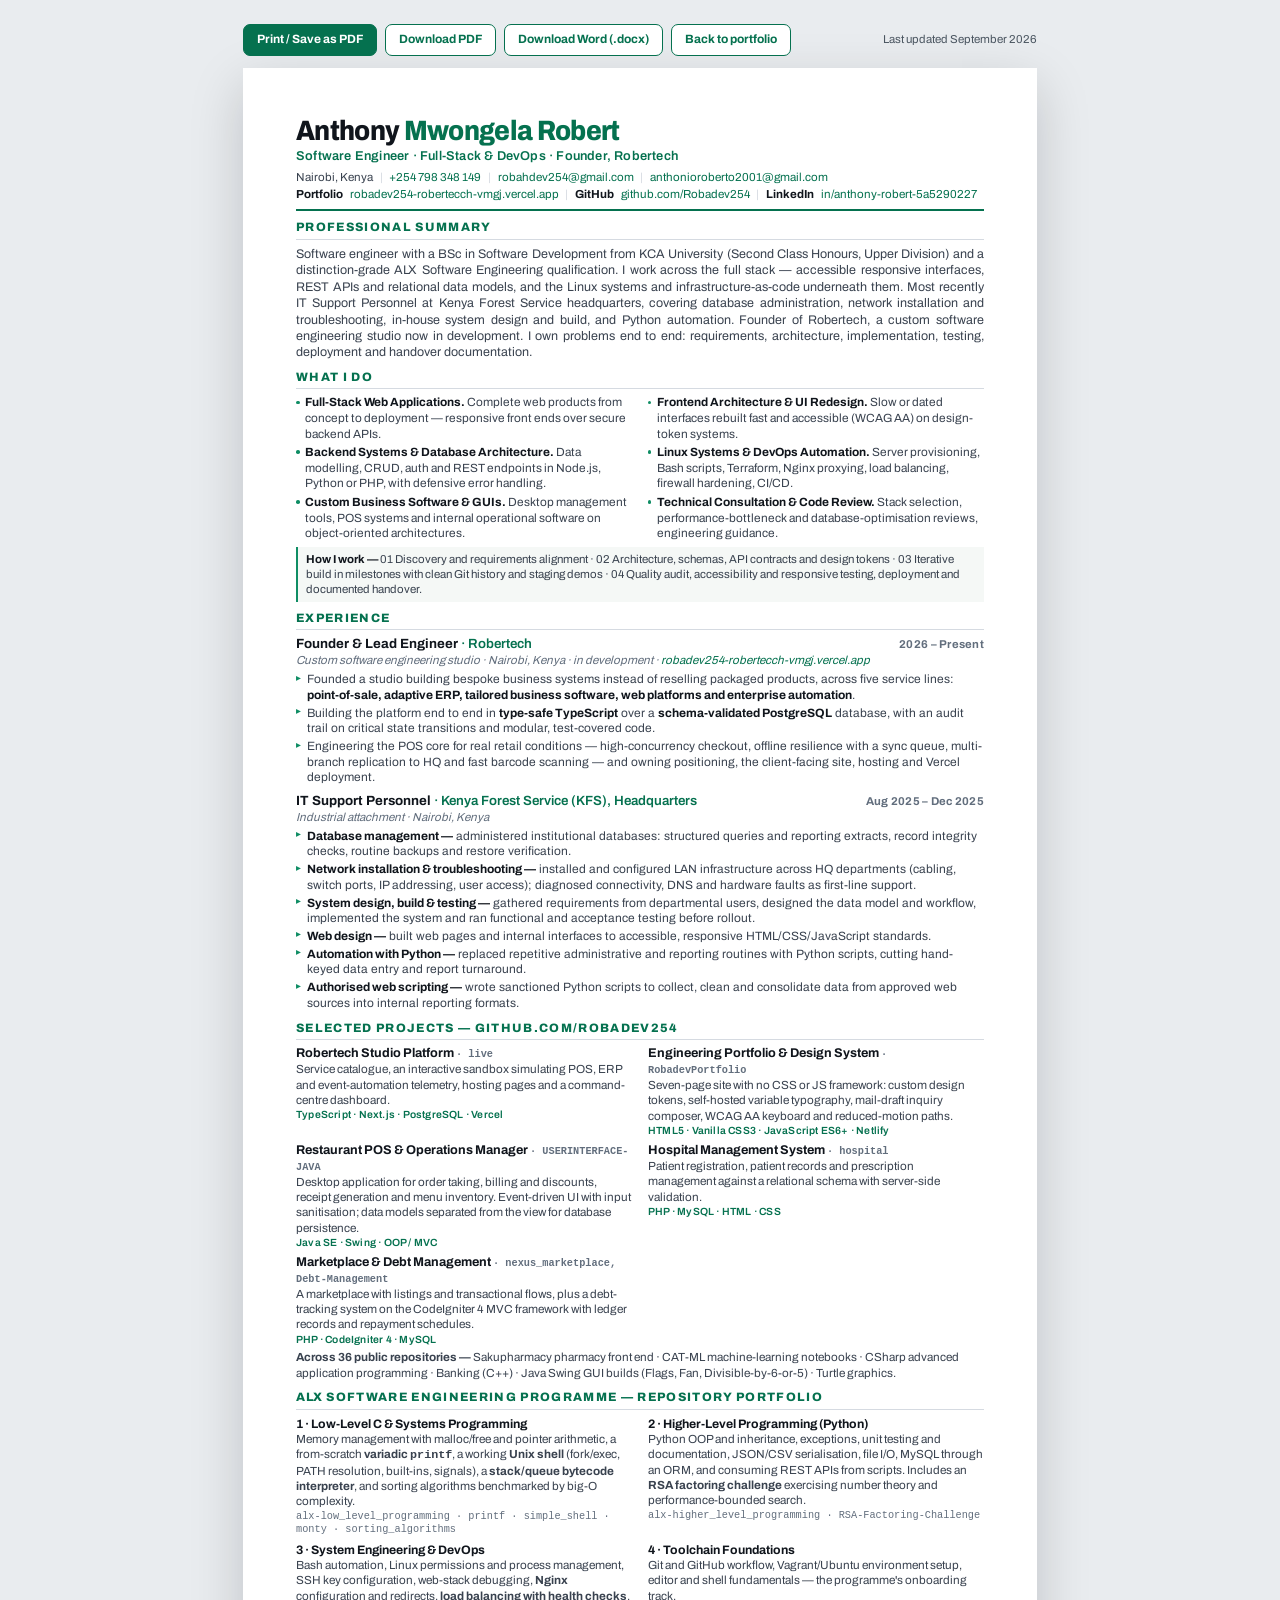
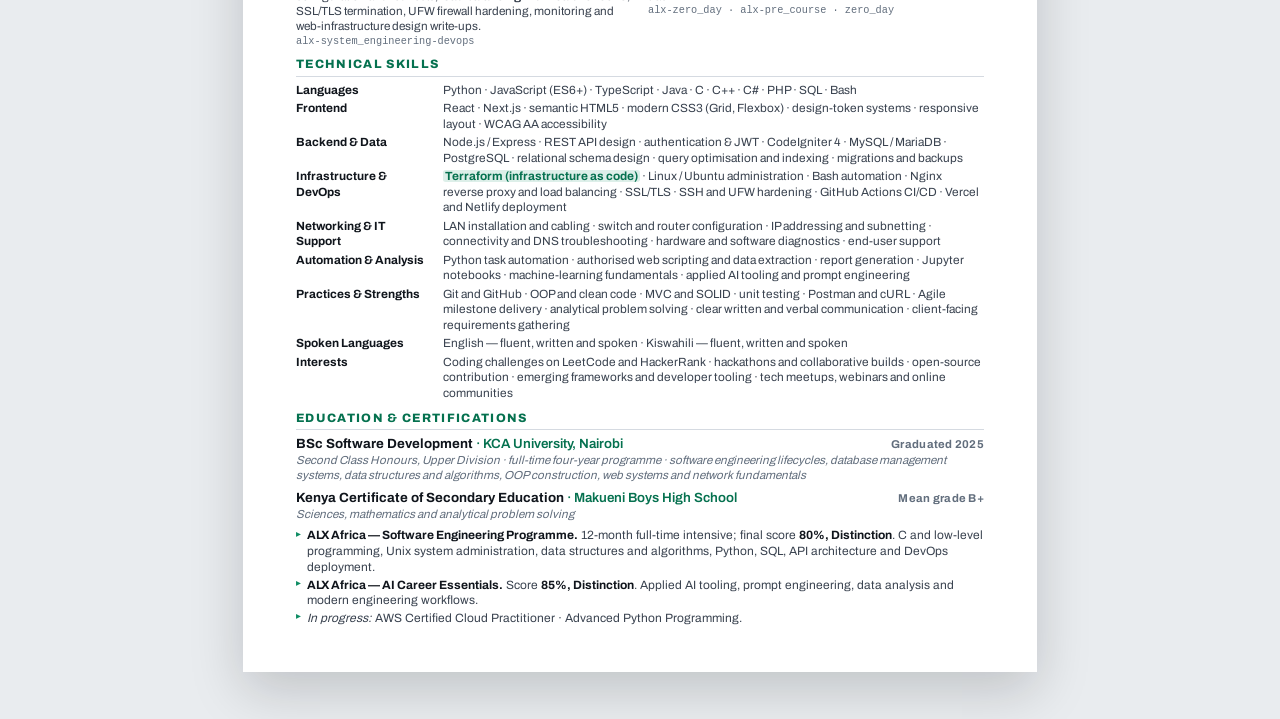
<file: resume.html>
<!DOCTYPE html>
<html lang="en">
<head>
  <meta charset="UTF-8">
  <meta name="viewport" content="width=device-width, initial-scale=1">
  <title>Résumé | Anthony Mwongela Robert — Software Engineer</title>
  <meta name="description" content="Résumé of Anthony Mwongela Robert: software engineer, founder of Robertech, BSc Software Development (KCA University), ALX Software Engineering graduate. Full-stack, Linux/DevOps, Terraform, databases.">
  <link rel="icon" href="./favicon.ico" sizes="any">
  <style>
    @font-face {
      font-family: 'Archivo';
      font-style: normal;
      font-weight: 100 900;
      font-stretch: 62% 125%;
      font-display: swap;
      src: url('./fonts/archivo-latin.woff2') format('woff2');
    }

    :root {
      --ink: #10151c;
      --ink-soft: #39424f;
      --ink-mute: #626e7d;
      --rule: #d5dae1;
      --rule-soft: #e8ebef;
      --accent: #05714f;
      --accent-soft: #0f8d64;
      --paper: #ffffff;
      --wash: #f5f8f6;
    }

    * { box-sizing: border-box; margin: 0; padding: 0; }

    html { -webkit-text-size-adjust: 100%; }

    body {
      font-family: 'Archivo', 'Segoe UI', system-ui, -apple-system, sans-serif;
      font-size: 9.4pt;
      line-height: 1.31;
      color: var(--ink);
      background: #e9ecef;
      padding: 24px 12px 48px;
      -webkit-font-smoothing: antialiased;
      text-rendering: optimizeLegibility;
    }

    .sheet {
      width: 210mm;
      max-width: 100%;
      margin: 0 auto;
      background: var(--paper);
      padding: 13mm 14mm 12mm;
      box-shadow: 0 18px 50px rgba(9, 12, 16, 0.18);
    }
    /* --- Masthead --- */
    .masthead { border-bottom: 2pt solid var(--accent); padding-bottom: 5pt; }
    .name {
      font-size: 21pt;
      font-weight: 800;
      font-stretch: 90%;
      letter-spacing: -0.5pt;
      line-height: 1.02;
    }
    .name em { font-style: normal; color: var(--accent); }
    .tagline {
      margin-top: 2pt;
      font-size: 9.6pt;
      font-weight: 600;
      color: var(--accent);
      letter-spacing: 0.15pt;
    }
    .contact-rows { margin-top: 4pt; display: grid; gap: 1.5pt; }
    .contact-row {
      font-size: 8.7pt;
      color: var(--ink-soft);
      display: flex;
      flex-wrap: wrap;
      gap: 0 5pt;
      align-items: baseline;
    }
    .contact-row .sep { color: var(--rule); }
    .contact-row b { font-weight: 700; color: var(--ink); }
    a { color: var(--accent); text-decoration: none; }
    a:hover, a:focus-visible { text-decoration: underline; }
    a:focus-visible { outline: 2px solid var(--accent); outline-offset: 2px; }

    /* --- Sections --- */
    section { margin-top: 6.8pt; break-inside: auto; }
    h2 {
      font-size: 9.1pt;
      font-weight: 800;
      text-transform: uppercase;
      letter-spacing: 1pt;
      color: var(--accent);
      padding-bottom: 2pt;
      border-bottom: 0.75pt solid var(--rule);
      margin-bottom: 4.6pt;
    }
    p.summary { color: var(--ink-soft); text-align: justify; hyphens: auto; }
    /* --- What I Do grid --- */
    .do-grid { display: grid; grid-template-columns: 1fr 1fr; gap: 2.5pt 12pt; }
    .do-item { font-size: 8.9pt; color: var(--ink-soft); padding-left: 7pt; position: relative; }
    .do-item::before {
      content: ""; position: absolute; left: 0; top: 3.8pt;
      width: 2.6pt; height: 2.6pt; background: var(--accent-soft); border-radius: 50%;
    }
    .do-item b { color: var(--ink); font-weight: 700; }
    .process {
      margin-top: 4pt; padding: 3.5pt 6pt;
      background: var(--wash); border-left: 2pt solid var(--accent-soft);
      font-size: 8.6pt; color: var(--ink-soft);
    }
    .process b { color: var(--ink); font-weight: 700; }

    /* --- Experience --- */
    .role { margin-bottom: 5pt; break-inside: avoid; }
    .role:last-child { margin-bottom: 0; }
    .role-head { display: flex; justify-content: space-between; align-items: baseline; gap: 10pt; }
    .role-title { font-size: 10pt; font-weight: 700; line-height: 1.25; }
    .role-title span { font-weight: 600; color: var(--accent); }
    .role-when {
      font-size: 8.5pt; font-weight: 700; color: var(--ink-mute);
      white-space: nowrap; letter-spacing: 0.2pt;
    }
    .role-meta { font-size: 8.7pt; color: var(--ink-mute); font-style: italic; }
    ul { list-style: none; margin-top: 3pt; }
    li {
      font-size: 9pt; color: var(--ink-soft);
      padding-left: 8pt; position: relative; margin-top: 1.5pt;
    }
    li:first-child { margin-top: 0; }
    li::before {
      content: "▸"; position: absolute; left: 0; top: -0.4pt;
      color: var(--accent-soft); font-size: 7.4pt;
    }
    li b { color: var(--ink); font-weight: 700; }
    /* --- Projects --- */
    .proj-grid { display: grid; grid-template-columns: 1fr 1fr; gap: 4pt 12pt; }
    .proj { break-inside: avoid; }
    .proj-head { font-size: 9.5pt; font-weight: 700; line-height: 1.25; }
    .proj-head .repo {
      font-size: 7.7pt; font-weight: 600; color: var(--ink-mute);
      font-family: 'Consolas', ui-monospace, monospace;
    }
    .proj-desc { font-size: 8.8pt; color: var(--ink-soft); }
    .stack {
      font-size: 7.8pt; font-weight: 600;
      color: var(--accent); letter-spacing: 0.15pt;
    }

    /* --- ALX programme blocks --- */
    .alx-grid { display: grid; grid-template-columns: 1fr 1fr; gap: 4pt 12pt; }
    .alx-block { break-inside: avoid; }
    .alx-title { font-size: 9.2pt; font-weight: 700; }
    .alx-body { font-size: 8.8pt; color: var(--ink-soft); }
    .alx-repos {
      font-size: 7.7pt; color: var(--ink-mute);
      font-family: 'Consolas', ui-monospace, monospace;
    }

    /* --- Skills / two-column key-value rows --- */
    .kv { display: grid; grid-template-columns: 36mm 1fr; gap: 2.2pt 8pt; }
    .kv dt { font-size: 8.9pt; font-weight: 700; color: var(--ink); }
    .kv dd { font-size: 8.9pt; color: var(--ink-soft); }
    .kv dd mark {
      background: rgba(15, 141, 100, 0.14); color: var(--accent);
      font-weight: 700; padding: 0 1.5pt; border-radius: 2pt;
    }

    /* --- Footer strip --- */
    .cols-2 { display: grid; grid-template-columns: 1fr 1fr; gap: 6pt 14pt; }
    .mini-h {
      font-size: 8pt; font-weight: 800; text-transform: uppercase;
      letter-spacing: 0.8pt; color: var(--accent); margin-bottom: 1.5pt;
    }
    .mini-body { font-size: 8.9pt; color: var(--ink-soft); }
    /* --- Screen-only toolbar --- */
    .toolbar {
      width: 210mm; max-width: 100%; margin: 0 auto 12px;
      display: flex; flex-wrap: wrap; gap: 8px; align-items: center;
    }
    .tb-btn {
      font: inherit; font-size: 9pt; font-weight: 700;
      display: inline-flex; align-items: center; gap: 6px;
      padding: 7px 13px; border-radius: 7px; cursor: pointer;
      border: 1px solid var(--accent); background: var(--accent); color: #fff;
    }
    .tb-btn.ghost { background: #fff; color: var(--accent); }
    .tb-btn:hover { background: var(--accent-soft); border-color: var(--accent-soft); color: #fff; }
    .tb-note { font-size: 8.6pt; color: #4a5560; margin-left: auto; }

    @media screen and (max-width: 780px) {
      body { padding: 12px 0 24px; }
      .sheet { padding: 9mm 7mm; box-shadow: none; }
      .do-grid, .cols-2, .proj-grid, .alx-grid { grid-template-columns: 1fr; }
      .kv { grid-template-columns: 1fr; gap: 1pt 0; }
      .kv dd { margin-bottom: 3pt; }
      .role-head { flex-direction: column; gap: 1pt; }
      .toolbar { padding: 0 12px; }
      .tb-note { margin-left: 0; flex-basis: 100%; }
    }

    @media (prefers-reduced-motion: reduce) {
      * { transition: none !important; animation: none !important; }
    }

    /* --- Print --- */
    @page { size: A4; margin: 9mm 10mm; }

    @media print {
      body { background: #fff; padding: 0; font-size: 9.4pt; }
      .sheet { width: auto; padding: 0; box-shadow: none; }
      .toolbar { display: none !important; }
      a { color: var(--ink); }
      .masthead a, .contact-row a, .role-meta a { color: var(--accent); }
      section { break-inside: auto; }
      h2 { break-after: avoid; }
      ul, li, p, dd, dl { widows: 1; orphans: 1; }
    }
  </style>
</head>
<body>
  <div class="toolbar">
    <button class="tb-btn" id="printBtn" type="button">Print / Save as PDF</button>
    <a class="tb-btn ghost" href="./resume-anthony-mwongela.pdf" download="Anthony_Mwongela_Resume.pdf">Download PDF</a>
    <a class="tb-btn ghost" href="./Anthony_Mwongela_Robert_Resume.docx" download>Download Word (.docx)</a>
    <a class="tb-btn ghost" href="./index.html">Back to portfolio</a>
    <span class="tb-note">Last updated September 2026</span>
  </div>

  <main class="sheet">
    <header class="masthead">
      <h1 class="name">Anthony <em>Mwongela Robert</em></h1>
      <p class="tagline">Software Engineer · Full-Stack &amp; DevOps · Founder, Robertech</p>
      <div class="contact-rows">
        <p class="contact-row">
          <span>Nairobi, Kenya</span><span class="sep">|</span>
          <a href="tel:+254798348149">+254 798 348 149</a><span class="sep">|</span>
          <a href="mailto:robahdev254@gmail.com">robahdev254@gmail.com</a><span class="sep">|</span>
          <a href="mailto:anthonioroberto2001@gmail.com">anthonioroberto2001@gmail.com</a>
        </p>
        <p class="contact-row">
          <b>Portfolio</b> <a href="https://robadev254-robertecch-vmgj.vercel.app/">robadev254-robertecch-vmgj.vercel.app</a><span class="sep">|</span>
          <b>GitHub</b> <a href="https://github.com/Robadev254">github.com/Robadev254</a><span class="sep">|</span>
          <b>LinkedIn</b> <a href="https://www.linkedin.com/in/anthony-robert-5a5290227/">in/anthony-robert-5a5290227</a>
        </p>
      </div>
    </header>

    <section>
      <h2>Professional Summary</h2>
      <p class="summary">
        Software engineer with a BSc in Software Development from KCA University (Second Class Honours, Upper
        Division) and a distinction-grade ALX Software Engineering qualification. I work across the full stack —
        accessible responsive interfaces, REST APIs and relational data models, and the Linux systems and
        infrastructure-as-code underneath them. Most recently IT Support Personnel at Kenya Forest Service
        headquarters, covering database administration, network installation and troubleshooting, in-house system
        design and build, and Python automation. Founder of Robertech, a custom software engineering studio now in
        development. I own problems end to end: requirements, architecture, implementation, testing, deployment and
        handover documentation.
      </p>
    </section>
    <section>
      <h2>What I Do</h2>
      <div class="do-grid">
        <p class="do-item"><b>Full-Stack Web Applications.</b> Complete web products from concept to deployment — responsive front ends over secure backend APIs.</p>
        <p class="do-item"><b>Frontend Architecture &amp; UI Redesign.</b> Slow or dated interfaces rebuilt fast and accessible (WCAG AA) on design-token systems.</p>
        <p class="do-item"><b>Backend Systems &amp; Database Architecture.</b> Data modelling, CRUD, auth and REST endpoints in Node.js, Python or PHP, with defensive error handling.</p>
        <p class="do-item"><b>Linux Systems &amp; DevOps Automation.</b> Server provisioning, Bash scripts, Terraform, Nginx proxying, load balancing, firewall hardening, CI/CD.</p>
        <p class="do-item"><b>Custom Business Software &amp; GUIs.</b> Desktop management tools, POS systems and internal operational software on object-oriented architectures.</p>
        <p class="do-item"><b>Technical Consultation &amp; Code Review.</b> Stack selection, performance-bottleneck and database-optimisation reviews, engineering guidance.</p>
      </div>
      <p class="process">
        <b>How I work —</b> 01 Discovery and requirements alignment · 02 Architecture, schemas, API contracts and
        design tokens · 03 Iterative build in milestones with clean Git history and staging demos · 04 Quality audit,
        accessibility and responsive testing, deployment and documented handover.
      </p>
    </section>
    <section>
      <h2>Experience</h2>

      <div class="role">
        <div class="role-head">
          <h3 class="role-title">Founder &amp; Lead Engineer <span>· Robertech</span></h3>
          <span class="role-when">2026 – Present</span>
        </div>
        <p class="role-meta">Custom software engineering studio · Nairobi, Kenya · in development · <a href="https://robadev254-robertecch-vmgj.vercel.app/">robadev254-robertecch-vmgj.vercel.app</a></p>
        <ul>
          <li>Founded a studio building bespoke business systems instead of reselling packaged products, across five service lines: <b>point-of-sale, adaptive ERP, tailored business software, web platforms and enterprise automation</b>.</li>
          <li>Building the platform end to end in <b>type-safe TypeScript</b> over a <b>schema-validated PostgreSQL</b> database, with an audit trail on critical state transitions and modular, test-covered code.</li>
          <li>Engineering the POS core for real retail conditions — high-concurrency checkout, offline resilience with a sync queue, multi-branch replication to HQ and fast barcode scanning — and owning positioning, the client-facing site, hosting and Vercel deployment.</li>
        </ul>
      </div>

      <div class="role">
        <div class="role-head">
          <h3 class="role-title">IT Support Personnel <span>· Kenya Forest Service (KFS), Headquarters</span></h3>
          <span class="role-when">Aug 2025 – Dec 2025</span>
        </div>
        <p class="role-meta">Industrial attachment · Nairobi, Kenya</p>
        <ul>
          <li><b>Database management —</b> administered institutional databases: structured queries and reporting extracts, record integrity checks, routine backups and restore verification.</li>
          <li><b>Network installation &amp; troubleshooting —</b> installed and configured LAN infrastructure across HQ departments (cabling, switch ports, IP addressing, user access); diagnosed connectivity, DNS and hardware faults as first-line support.</li>
          <li><b>System design, build &amp; testing —</b> gathered requirements from departmental users, designed the data model and workflow, implemented the system and ran functional and acceptance testing before rollout.</li>
          <li><b>Web design —</b> built web pages and internal interfaces to accessible, responsive HTML/CSS/JavaScript standards.</li>
          <li><b>Automation with Python —</b> replaced repetitive administrative and reporting routines with Python scripts, cutting hand-keyed data entry and report turnaround.</li>
          <li><b>Authorised web scripting —</b> wrote sanctioned Python scripts to collect, clean and consolidate data from approved web sources into internal reporting formats.</li>
        </ul>
      </div>
    </section>
    <section>
      <h2>Selected Projects — github.com/Robadev254</h2>
      <div class="proj-grid">
        <div class="proj">
          <p class="proj-head">Robertech Studio Platform <span class="repo">· live</span></p>
          <p class="proj-desc">Service catalogue, an interactive sandbox simulating POS, ERP and event-automation telemetry, hosting pages and a command-centre dashboard.</p>
          <p class="stack">TypeScript · Next.js · PostgreSQL · Vercel</p>
        </div>

        <div class="proj">
          <p class="proj-head">Engineering Portfolio &amp; Design System <span class="repo">· RobadevPortfolio</span></p>
          <p class="proj-desc">Seven-page site with no CSS or JS framework: custom design tokens, self-hosted variable typography, mail-draft inquiry composer, WCAG AA keyboard and reduced-motion paths.</p>
          <p class="stack">HTML5 · Vanilla CSS3 · JavaScript ES6+ · Netlify</p>
        </div>

        <div class="proj">
          <p class="proj-head">Restaurant POS &amp; Operations Manager <span class="repo">· USERINTERFACE-JAVA</span></p>
          <p class="proj-desc">Desktop application for order taking, billing and discounts, receipt generation and menu inventory. Event-driven UI with input sanitisation; data models separated from the view for database persistence.</p>
          <p class="stack">Java SE · Swing · OOP / MVC</p>
        </div>

        <div class="proj">
          <p class="proj-head">Hospital Management System <span class="repo">· hospital</span></p>
          <p class="proj-desc">Patient registration, patient records and prescription management against a relational schema with server-side validation.</p>
          <p class="stack">PHP · MySQL · HTML · CSS</p>
        </div>

        <div class="proj">
          <p class="proj-head">Marketplace &amp; Debt Management <span class="repo">· nexus_marketplace, Debt-Management</span></p>
          <p class="proj-desc">A marketplace with listings and transactional flows, plus a debt-tracking system on the CodeIgniter 4 MVC framework with ledger records and repayment schedules.</p>
          <p class="stack">PHP · CodeIgniter 4 · MySQL</p>
        </div>
      </div>
      <p class="proj-desc" style="margin-top: 3pt;"><b>Across 36 public repositories —</b> Sakupharmacy pharmacy front end · CAT-ML machine-learning notebooks · CSharp advanced application programming · Banking (C++) · Java Swing GUI builds (Flags, Fan, Divisible-by-6-or-5) · Turtle graphics.</p>
    </section>
    <section>
      <h2>ALX Software Engineering Programme — Repository Portfolio</h2>
      <div class="alx-grid">
        <div class="alx-block">
          <p class="alx-title">1 · Low-Level C &amp; Systems Programming</p>
          <p class="alx-body">Memory management with malloc/free and pointer arithmetic, a from-scratch <b>variadic <code>printf</code></b>, a working <b>Unix shell</b> (fork/exec, PATH resolution, built-ins, signals), a <b>stack/queue bytecode interpreter</b>, and sorting algorithms benchmarked by big-O complexity.</p>
          <p class="alx-repos">alx-low_level_programming · printf · simple_shell · monty · sorting_algorithms</p>
        </div>

        <div class="alx-block">
          <p class="alx-title">2 · Higher-Level Programming (Python)</p>
          <p class="alx-body">Python OOP and inheritance, exceptions, unit testing and documentation, JSON/CSV serialisation, file I/O, MySQL through an ORM, and consuming REST APIs from scripts. Includes an <b>RSA factoring challenge</b> exercising number theory and performance-bounded search.</p>
          <p class="alx-repos">alx-higher_level_programming · RSA-Factoring-Challenge</p>
        </div>

        <div class="alx-block">
          <p class="alx-title">3 · System Engineering &amp; DevOps</p>
          <p class="alx-body">Bash automation, Linux permissions and process management, SSH key configuration, web-stack debugging, <b>Nginx</b> configuration and redirects, <b>load balancing with health checks</b>, SSL/TLS termination, UFW firewall hardening, monitoring and web-infrastructure design write-ups.</p>
          <p class="alx-repos">alx-system_engineering-devops</p>
        </div>

        <div class="alx-block">
          <p class="alx-title">4 · Toolchain Foundations</p>
          <p class="alx-body">Git and GitHub workflow, Vagrant/Ubuntu environment setup, editor and shell fundamentals — the programme's onboarding track.</p>
          <p class="alx-repos">alx-zero_day · alx-pre_course · zero_day</p>
        </div>
      </div>
    </section>
    <section>
      <h2>Technical Skills</h2>
      <dl class="kv">
        <dt>Languages</dt>
        <dd>Python · JavaScript (ES6+) · TypeScript · Java · C · C++ · C# · PHP · SQL · Bash</dd>

        <dt>Frontend</dt>
        <dd>React · Next.js · semantic HTML5 · modern CSS3 (Grid, Flexbox) · design-token systems · responsive layout · WCAG AA accessibility</dd>

        <dt>Backend &amp; Data</dt>
        <dd>Node.js / Express · REST API design · authentication &amp; JWT · CodeIgniter 4 · MySQL / MariaDB · PostgreSQL · relational schema design · query optimisation and indexing · migrations and backups</dd>

        <dt>Infrastructure &amp; DevOps</dt>
        <dd><mark>Terraform (infrastructure as code)</mark> · Linux / Ubuntu administration · Bash automation · Nginx reverse proxy and load balancing · SSL/TLS · SSH and UFW hardening · GitHub Actions CI/CD · Vercel and Netlify deployment</dd>

        <dt>Networking &amp; IT Support</dt>
        <dd>LAN installation and cabling · switch and router configuration · IP addressing and subnetting · connectivity and DNS troubleshooting · hardware and software diagnostics · end-user support</dd>

        <dt>Automation &amp; Analysis</dt>
        <dd>Python task automation · authorised web scripting and data extraction · report generation · Jupyter notebooks · machine-learning fundamentals · applied AI tooling and prompt engineering</dd>

        <dt>Practices &amp; Strengths</dt>
        <dd>Git and GitHub · OOP and clean code · MVC and SOLID · unit testing · Postman and cURL · Agile milestone delivery · analytical problem solving · clear written and verbal communication · client-facing requirements gathering</dd>

        <dt>Spoken Languages</dt>
        <dd>English — fluent, written and spoken · Kiswahili — fluent, written and spoken</dd>

        <dt>Interests</dt>
        <dd>Coding challenges on LeetCode and HackerRank · hackathons and collaborative builds · open-source contribution · emerging frameworks and developer tooling · tech meetups, webinars and online communities</dd>
      </dl>
    </section>
    <section>
      <h2>Education &amp; Certifications</h2>
      <div class="role">
        <div class="role-head">
          <h3 class="role-title">BSc Software Development <span>· KCA University, Nairobi</span></h3>
          <span class="role-when">Graduated 2025</span>
        </div>
        <p class="role-meta">Second Class Honours, Upper Division · full-time four-year programme · software engineering lifecycles, database management systems, data structures and algorithms, OOP construction, web systems and network fundamentals</p>
      </div>
      <div class="role">
        <div class="role-head">
          <h3 class="role-title">Kenya Certificate of Secondary Education <span>· Makueni Boys High School</span></h3>
          <span class="role-when">Mean grade B+</span>
        </div>
        <p class="role-meta">Sciences, mathematics and analytical problem solving</p>
      </div>
      <ul style="margin-top: 5pt;">
        <li><b>ALX Africa — Software Engineering Programme.</b> 12-month full-time intensive; final score <b>80%, Distinction</b>. C and low-level programming, Unix system administration, data structures and algorithms, Python, SQL, API architecture and DevOps deployment.</li>
        <li><b>ALX Africa — AI Career Essentials.</b> Score <b>85%, Distinction</b>. Applied AI tooling, prompt engineering, data analysis and modern engineering workflows.</li>
        <li><i>In progress:</i> AWS Certified Cloud Practitioner · Advanced Python Programming.</li>
      </ul>
    </section>
  </main>

  <script>
    document.getElementById('printBtn').addEventListener('click', function () {
      window.print();
    });
  </script>
</body>
</html>
</file>
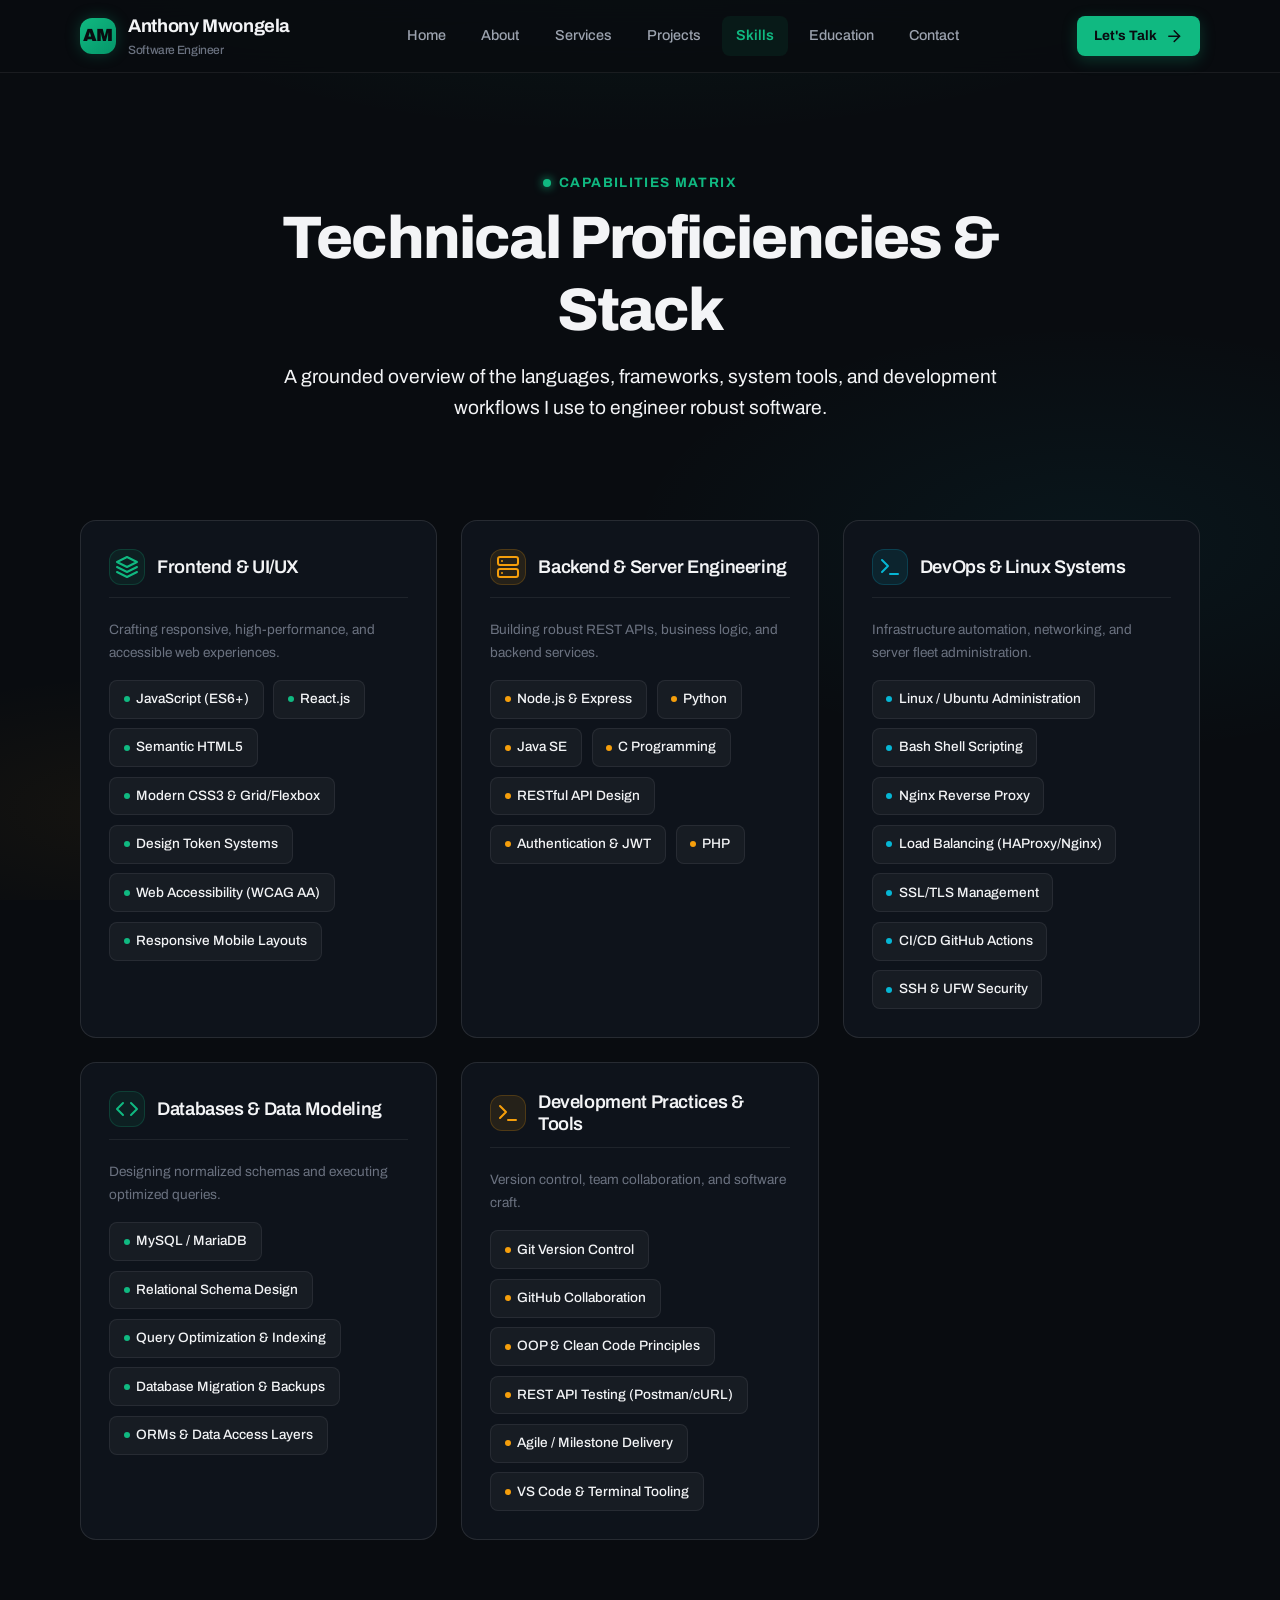
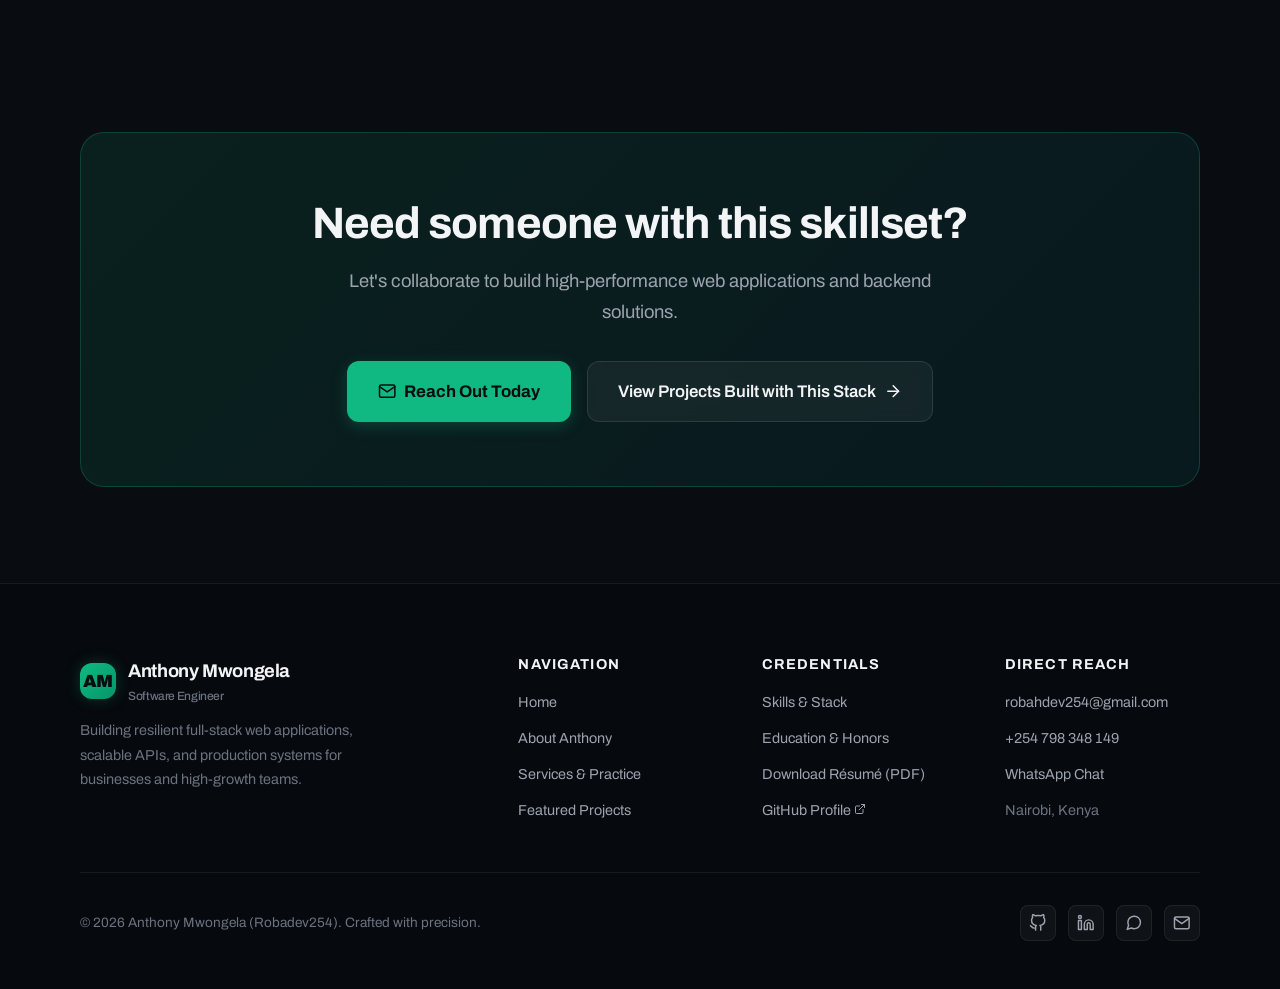
<file: skills.html>
<!DOCTYPE html>
<html lang="en">
<head>
  <meta charset="UTF-8">
  <meta name="viewport" content="width=device-width, initial-scale=1">
  <title>Technical Skills & Engineering Stack | Anthony Mwongela</title>
  <meta name="description" content="Detailed overview of Anthony Mwongela's engineering skills across frontend, backend APIs, Linux DevOps systems, databases, and development workflows.">
  <link rel="icon" href="./favicon.ico" sizes="any">
  <link rel="preload" href="./fonts/archivo-latin.woff2" as="font" type="font/woff2" crossorigin>
  <link rel="stylesheet" href="./style.css">
</head>
<body>
  <a class="skip-link" href="#main-content">Skip to main content</a>

  <!-- Shared SVG Icon Library -->
  <svg width="0" height="0" style="position:absolute" aria-hidden="true" focusable="false">
    <defs>
      <symbol id="i-arrow-right" viewBox="0 0 24 24" fill="none" stroke="currentColor" stroke-width="2" stroke-linecap="round" stroke-linejoin="round"><line x1="5" y1="12" x2="19" y2="12"></line><polyline points="12 5 19 12 12 19"></polyline></symbol>
      <symbol id="i-external" viewBox="0 0 24 24" fill="none" stroke="currentColor" stroke-width="2" stroke-linecap="round" stroke-linejoin="round"><path d="M18 13v6a2 2 0 0 1-2 2H5a2 2 0 0 1-2-2V8a2 2 0 0 1 2-2h6"></path><polyline points="15 3 21 3 21 9"></polyline><line x1="10" y1="14" x2="21" y2="3"></line></symbol>
      <symbol id="i-github" viewBox="0 0 24 24" fill="none" stroke="currentColor" stroke-width="2" stroke-linecap="round" stroke-linejoin="round"><path d="M9 19c-5 1.5-5-2.5-7-3m14 6v-3.87a3.37 3.37 0 0 0-.94-2.61c3.14-.35 6.44-1.54 6.44-7A5.44 5.44 0 0 0 20 4.77 5.07 5.07 0 0 0 19.91 1S18.73.65 16 2.48a13.38 13.38 0 0 0-7 0C6.27.65 5.09 1 5.09 1A5.07 5.07 0 0 0 5 4.77a5.44 5.44 0 0 0-1.5 3.78c0 5.42 3.3 6.61 6.44 7A3.37 3.37 0 0 0 9 18.13V22"></path></symbol>
      <symbol id="i-linkedin" viewBox="0 0 24 24" fill="none" stroke="currentColor" stroke-width="2" stroke-linecap="round" stroke-linejoin="round"><path d="M16 8a6 6 0 0 1 6 6v7h-4v-7a2 2 0 0 0-2-2 2 2 0 0 0-2 2v7h-4v-7a6 6 0 0 1 6-6z"></path><rect x="2" y="9" width="4" height="12"></rect><circle cx="4" cy="4" r="2"></circle></symbol>
      <symbol id="i-mail" viewBox="0 0 24 24" fill="none" stroke="currentColor" stroke-width="2" stroke-linecap="round" stroke-linejoin="round"><path d="M4 4h16c1.1 0 2 .9 2 2v12c0 1.1-.9 2-2 2H4c-1.1 0-2-.9-2-2V6c0-1.1.9-2 2-2z"></path><polyline points="22,6 12,13 2,6"></polyline></symbol>
      <symbol id="i-whatsapp" viewBox="0 0 24 24" fill="none" stroke="currentColor" stroke-width="2" stroke-linecap="round" stroke-linejoin="round"><path d="M21 11.5a8.38 8.38 0 0 1-.9 3.8 8.5 8.5 0 0 1-7.6 4.7 8.38 8.38 0 0 1-3.8-.9L3 21l1.9-5.7a8.38 8.38 0 0 1-.9-3.8 8.5 8.5 0 0 1 4.7-7.6 8.38 8.38 0 0 1 3.8-.9h.5a8.48 8.48 0 0 1 8 8v.5z"></path></symbol>
      <symbol id="i-menu" viewBox="0 0 24 24" fill="none" stroke="currentColor" stroke-width="2" stroke-linecap="round" stroke-linejoin="round"><line x1="3" y1="12" x2="21" y2="12"></line><line x1="3" y1="6" x2="21" y2="6"></line><line x1="3" y1="18" x2="21" y2="18"></line></symbol>
      <symbol id="i-code" viewBox="0 0 24 24" fill="none" stroke="currentColor" stroke-width="2" stroke-linecap="round" stroke-linejoin="round"><polyline points="16 18 22 12 16 6"></polyline><polyline points="8 6 2 12 8 18"></polyline></symbol>
      <symbol id="i-server" viewBox="0 0 24 24" fill="none" stroke="currentColor" stroke-width="2" stroke-linecap="round" stroke-linejoin="round"><rect x="2" y="2" width="20" height="8" rx="2" ry="2"></rect><rect x="2" y="14" width="20" height="8" rx="2" ry="2"></rect><line x1="6" y1="6" x2="6.01" y2="6"></line><line x1="6" y1="18" x2="6.01" y2="18"></line></symbol>
      <symbol id="i-layers" viewBox="0 0 24 24" fill="none" stroke="currentColor" stroke-width="2" stroke-linecap="round" stroke-linejoin="round"><polygon points="12 2 2 7 12 12 22 7 12 2"></polygon><polyline points="2 17 12 22 22 17"></polyline><polyline points="2 12 12 17 22 12"></polyline></symbol>
      <symbol id="i-terminal" viewBox="0 0 24 24" fill="none" stroke="currentColor" stroke-width="2" stroke-linecap="round" stroke-linejoin="round"><polyline points="4 17 10 11 4 5"></polyline><line x1="12" y1="19" x2="20" y2="19"></line></symbol>
    </defs>
  </svg>

  <!-- Navigation -->
  <header class="site-header" id="siteHeader">
    <div class="container nav-inner">
      <a class="brand-logo" href="./index.html" aria-label="Anthony Mwongela Home">
        <div class="brand-mark">AM</div>
        <div class="brand-info">
          <span class="brand-name">Anthony Mwongela</span>
          <span class="brand-role">Software Engineer</span>
        </div>
      </a>

      <button class="nav-toggle" id="navToggle" aria-expanded="false" aria-controls="navMenu" aria-label="Toggle navigation menu">
        <svg aria-hidden="true"><use href="#i-menu"/></svg>
      </button>

      <nav class="nav-menu" id="navMenu" aria-label="Primary Navigation">
        <a class="nav-link" href="./index.html">Home</a>
        <a class="nav-link" href="./about.html">About</a>
        <a class="nav-link" href="./whatido.html">Services</a>
        <a class="nav-link" href="./projects.html">Projects</a>
        <a class="nav-link active" href="./skills.html" aria-current="page">Skills</a>
        <a class="nav-link" href="./education.html">Education</a>
        <a class="nav-link" href="./contact.html">Contact</a>
      </nav>

      <div class="nav-actions">
        <a class="btn btn-sm btn-primary" href="./contact.html">
          <span>Let's Talk</span>
          <svg aria-hidden="true"><use href="#i-arrow-right"/></svg>
        </a>
      </div>
    </div>
  </header>

  <main id="main-content">
    <section>
      <div class="container container-narrow" style="text-align: center;">
        <span class="eyebrow">Capabilities Matrix</span>
        <h1>Technical Proficiencies & Stack</h1>
        <p class="lead" style="margin-top: 1rem;">
          A grounded overview of the languages, frameworks, system tools, and development workflows I use to engineer robust software.
        </p>
      </div>
    </section>

    <!-- Skills Matrix Grid -->
    <section style="padding-top: 0;">
      <div class="container">
        <div class="skills-grid">
          <!-- Frontend -->
          <div class="skill-category-card fade-in-up">
            <div class="skill-category-header">
              <div class="card-icon" style="margin-bottom: 0; width: 2.25rem; height: 2.25rem;">
                <svg aria-hidden="true"><use href="#i-layers"/></svg>
              </div>
              <h3>Frontend & UI/UX</h3>
            </div>
            <p style="font-size: 0.85rem; color: var(--text-muted); margin-bottom: 1rem;">
              Crafting responsive, high-performance, and accessible web experiences.
            </p>
            <div class="skill-items">
              <div class="skill-pill"><span class="skill-dot"></span> JavaScript (ES6+)</div>
              <div class="skill-pill"><span class="skill-dot"></span> React.js</div>
              <div class="skill-pill"><span class="skill-dot"></span> Semantic HTML5</div>
              <div class="skill-pill"><span class="skill-dot"></span> Modern CSS3 & Grid/Flexbox</div>
              <div class="skill-pill"><span class="skill-dot"></span> Design Token Systems</div>
              <div class="skill-pill"><span class="skill-dot"></span> Web Accessibility (WCAG AA)</div>
              <div class="skill-pill"><span class="skill-dot"></span> Responsive Mobile Layouts</div>
            </div>
          </div>

          <!-- Backend & APIs -->
          <div class="skill-category-card fade-in-up">
            <div class="skill-category-header">
              <div class="card-icon amber" style="margin-bottom: 0; width: 2.25rem; height: 2.25rem;">
                <svg aria-hidden="true"><use href="#i-server"/></svg>
              </div>
              <h3>Backend & Server Engineering</h3>
            </div>
            <p style="font-size: 0.85rem; color: var(--text-muted); margin-bottom: 1rem;">
              Building robust REST APIs, business logic, and backend services.
            </p>
            <div class="skill-items">
              <div class="skill-pill"><span class="skill-dot" style="background: var(--accent-amber);"></span> Node.js & Express</div>
              <div class="skill-pill"><span class="skill-dot" style="background: var(--accent-amber);"></span> Python</div>
              <div class="skill-pill"><span class="skill-dot" style="background: var(--accent-amber);"></span> Java SE</div>
              <div class="skill-pill"><span class="skill-dot" style="background: var(--accent-amber);"></span> C Programming</div>
              <div class="skill-pill"><span class="skill-dot" style="background: var(--accent-amber);"></span> RESTful API Design</div>
              <div class="skill-pill"><span class="skill-dot" style="background: var(--accent-amber);"></span> Authentication & JWT</div>
              <div class="skill-pill"><span class="skill-dot" style="background: var(--accent-amber);"></span> PHP</div>
            </div>
          </div>

          <!-- DevOps & Systems -->
          <div class="skill-category-card fade-in-up">
            <div class="skill-category-header">
              <div class="card-icon cyan" style="margin-bottom: 0; width: 2.25rem; height: 2.25rem;">
                <svg aria-hidden="true"><use href="#i-terminal"/></svg>
              </div>
              <h3>DevOps & Linux Systems</h3>
            </div>
            <p style="font-size: 0.85rem; color: var(--text-muted); margin-bottom: 1rem;">
              Infrastructure automation, networking, and server fleet administration.
            </p>
            <div class="skill-items">
              <div class="skill-pill"><span class="skill-dot" style="background: var(--accent-cyan);"></span> Linux / Ubuntu Administration</div>
              <div class="skill-pill"><span class="skill-dot" style="background: var(--accent-cyan);"></span> Bash Shell Scripting</div>
              <div class="skill-pill"><span class="skill-dot" style="background: var(--accent-cyan);"></span> Nginx Reverse Proxy</div>
              <div class="skill-pill"><span class="skill-dot" style="background: var(--accent-cyan);"></span> Load Balancing (HAProxy/Nginx)</div>
              <div class="skill-pill"><span class="skill-dot" style="background: var(--accent-cyan);"></span> SSL/TLS Management</div>
              <div class="skill-pill"><span class="skill-dot" style="background: var(--accent-cyan);"></span> CI/CD GitHub Actions</div>
              <div class="skill-pill"><span class="skill-dot" style="background: var(--accent-cyan);"></span> SSH & UFW Security</div>
            </div>
          </div>

          <!-- Databases -->
          <div class="skill-category-card fade-in-up">
            <div class="skill-category-header">
              <div class="card-icon" style="margin-bottom: 0; width: 2.25rem; height: 2.25rem;">
                <svg aria-hidden="true"><use href="#i-code"/></svg>
              </div>
              <h3>Databases & Data Modeling</h3>
            </div>
            <p style="font-size: 0.85rem; color: var(--text-muted); margin-bottom: 1rem;">
              Designing normalized schemas and executing optimized queries.
            </p>
            <div class="skill-items">
              <div class="skill-pill"><span class="skill-dot"></span> MySQL / MariaDB</div>
              <div class="skill-pill"><span class="skill-dot"></span> Relational Schema Design</div>
              <div class="skill-pill"><span class="skill-dot"></span> Query Optimization & Indexing</div>
              <div class="skill-pill"><span class="skill-dot"></span> Database Migration & Backups</div>
              <div class="skill-pill"><span class="skill-dot"></span> ORMs & Data Access Layers</div>
            </div>
          </div>

          <!-- Engineering Practices -->
          <div class="skill-category-card fade-in-up">
            <div class="skill-category-header">
              <div class="card-icon amber" style="margin-bottom: 0; width: 2.25rem; height: 2.25rem;">
                <svg aria-hidden="true"><use href="#i-terminal"/></svg>
              </div>
              <h3>Development Practices & Tools</h3>
            </div>
            <p style="font-size: 0.85rem; color: var(--text-muted); margin-bottom: 1rem;">
              Version control, team collaboration, and software craft.
            </p>
            <div class="skill-items">
              <div class="skill-pill"><span class="skill-dot" style="background: var(--accent-amber);"></span> Git Version Control</div>
              <div class="skill-pill"><span class="skill-dot" style="background: var(--accent-amber);"></span> GitHub Collaboration</div>
              <div class="skill-pill"><span class="skill-dot" style="background: var(--accent-amber);"></span> OOP & Clean Code Principles</div>
              <div class="skill-pill"><span class="skill-dot" style="background: var(--accent-amber);"></span> REST API Testing (Postman/cURL)</div>
              <div class="skill-pill"><span class="skill-dot" style="background: var(--accent-amber);"></span> Agile / Milestone Delivery</div>
              <div class="skill-pill"><span class="skill-dot" style="background: var(--accent-amber);"></span> VS Code & Terminal Tooling</div>
            </div>
          </div>
        </div>
      </div>
    </section>

    <!-- Call to action -->
    <section>
      <div class="container">
        <div class="cta-banner fade-in-up">
          <h2>Need someone with this skillset?</h2>
          <p>Let's collaborate to build high-performance web applications and backend solutions.</p>
          <div class="btn-group" style="justify-content: center;">
            <a class="btn btn-primary btn-lg" href="./contact.html">
              <svg aria-hidden="true"><use href="#i-mail"/></svg>
              <span>Reach Out Today</span>
            </a>
            <a class="btn btn-secondary btn-lg" href="./projects.html">
              <span>View Projects Built with This Stack</span>
              <svg aria-hidden="true"><use href="#i-arrow-right"/></svg>
            </a>
          </div>
        </div>
      </div>
    </section>
  </main>

  <!-- Site Footer -->
  <footer class="site-footer">
    <div class="container">
      <div class="footer-grid">
        <div class="footer-brand">
          <div class="brand-logo">
            <div class="brand-mark">AM</div>
            <div class="brand-info">
              <span class="brand-name">Anthony Mwongela</span>
              <span class="brand-role">Software Engineer</span>
            </div>
          </div>
          <p>Building resilient full-stack web applications, scalable APIs, and production systems for businesses and high-growth teams.</p>
        </div>

        <div class="footer-col">
          <h4>Navigation</h4>
          <ul class="footer-links">
            <li><a href="./index.html">Home</a></li>
            <li><a href="./about.html">About Anthony</a></li>
            <li><a href="./whatido.html">Services & Practice</a></li>
            <li><a href="./projects.html">Featured Projects</a></li>
          </ul>
        </div>

        <div class="footer-col">
          <h4>Credentials</h4>
          <ul class="footer-links">
            <li><a href="./skills.html">Skills & Stack</a></li>
            <li><a href="./education.html">Education & Honors</a></li>
            <li><a href="./resume-anthony-mwongela.pdf" download="Anthony_Mwongela_Resume.pdf">Download Résumé (PDF)</a></li>
            <li><a href="https://github.com/Robadev254" target="_blank" rel="noopener">GitHub Profile <svg width="12" height="12" style="display:inline;" aria-hidden="true"><use href="#i-external"/></svg></a></li>
          </ul>
        </div>

        <div class="footer-col">
          <h4>Direct Reach</h4>
          <ul class="footer-links">
            <li><a href="mailto:robahdev254@gmail.com">robahdev254@gmail.com</a></li>
            <li><a href="tel:+254798348149">+254 798 348 149</a></li>
            <li><a href="https://wa.me/254798348149" target="_blank" rel="noopener">WhatsApp Chat</a></li>
            <li><span style="color: var(--text-muted); font-size: 0.9rem;">Nairobi, Kenya</span></li>
          </ul>
        </div>
      </div>

      <div class="footer-bottom">
        <div>
          © <span class="current-year">2026</span> Anthony Mwongela (Robadev254). Crafted with precision.
        </div>
        <div class="social-links-row">
          <a class="social-btn" href="https://github.com/Robadev254" target="_blank" rel="noopener" aria-label="GitHub">
            <svg aria-hidden="true"><use href="#i-github"/></svg>
          </a>
          <a class="social-btn" href="https://www.linkedin.com/in/anthony-robert-5a5290227/" target="_blank" rel="noopener" aria-label="LinkedIn">
            <svg aria-hidden="true"><use href="#i-linkedin"/></svg>
          </a>
          <a class="social-btn" href="https://wa.me/254798348149" target="_blank" rel="noopener" aria-label="WhatsApp">
            <svg aria-hidden="true"><use href="#i-whatsapp"/></svg>
          </a>
          <a class="social-btn" href="mailto:robahdev254@gmail.com" aria-label="Email">
            <svg aria-hidden="true"><use href="#i-mail"/></svg>
          </a>
        </div>
      </div>
    </div>
  </footer>

  <script src="./script.js"></script>
</body>
</html>
</file>
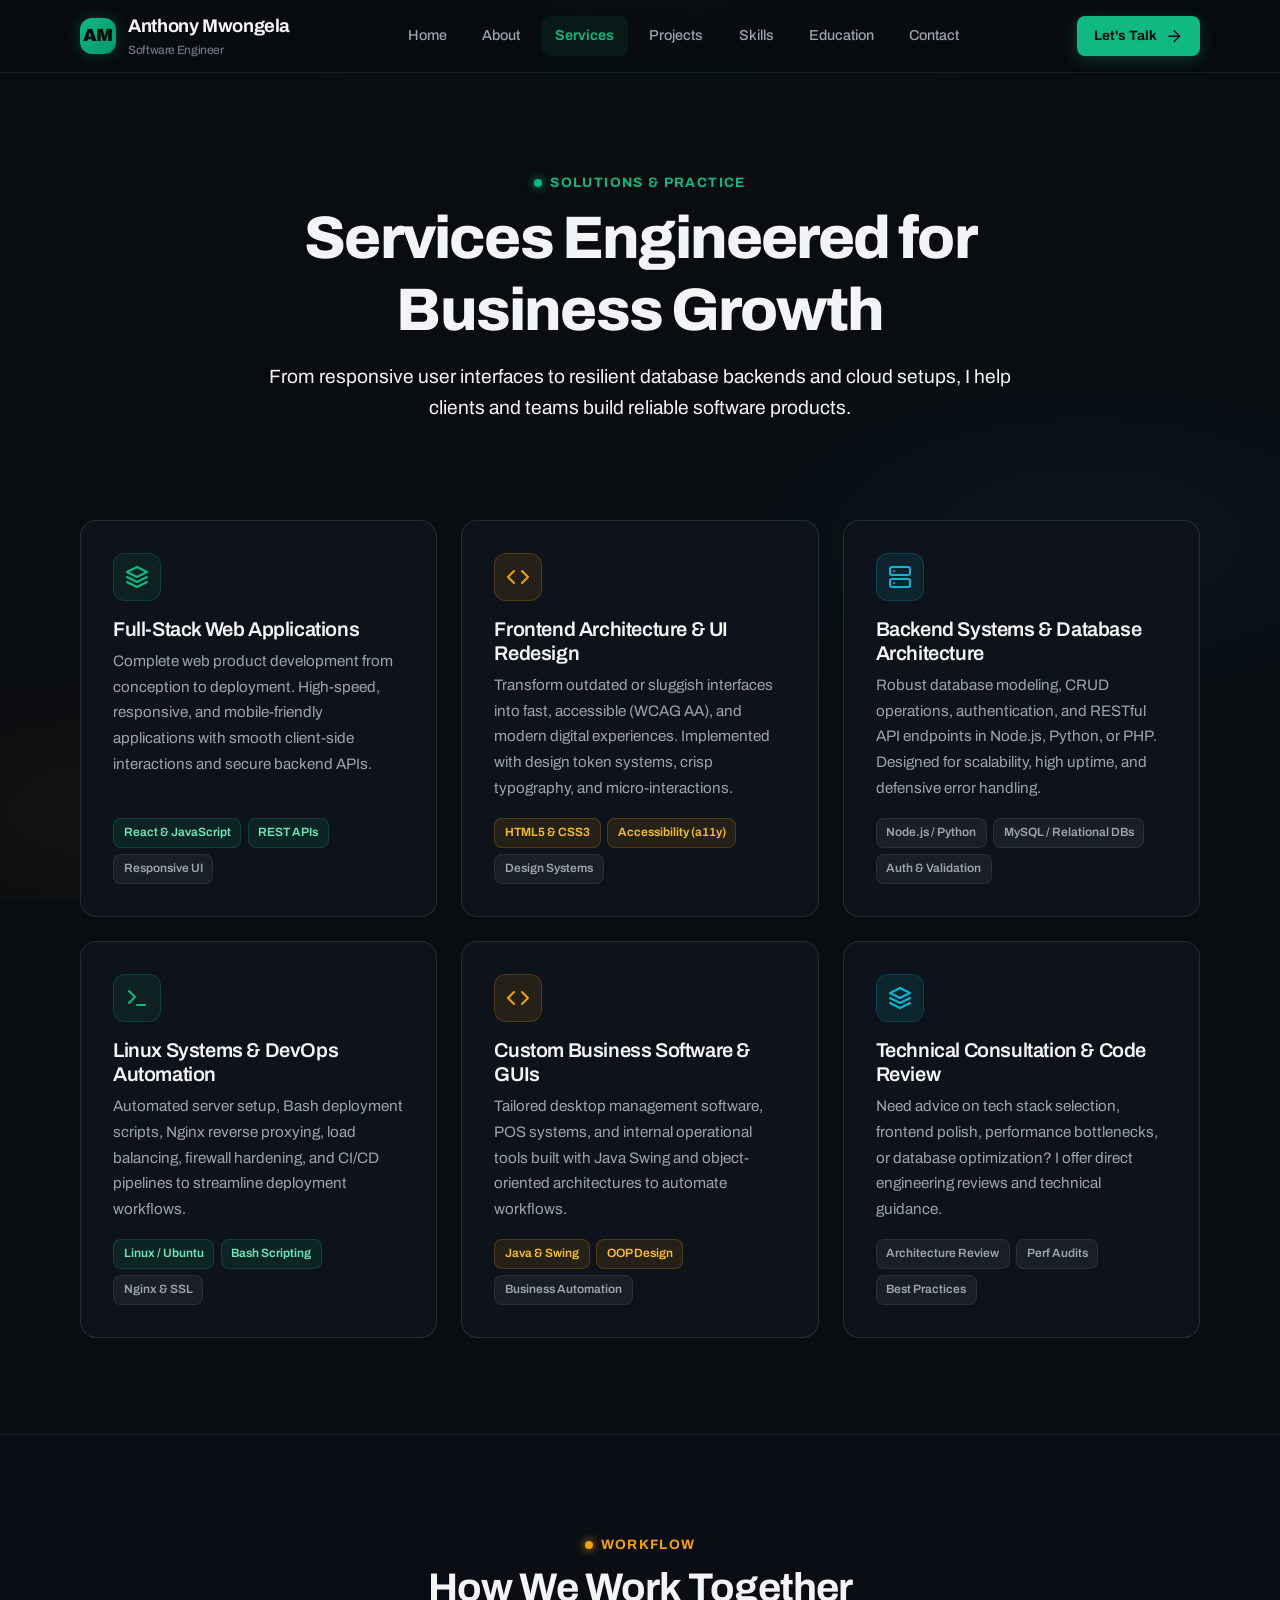
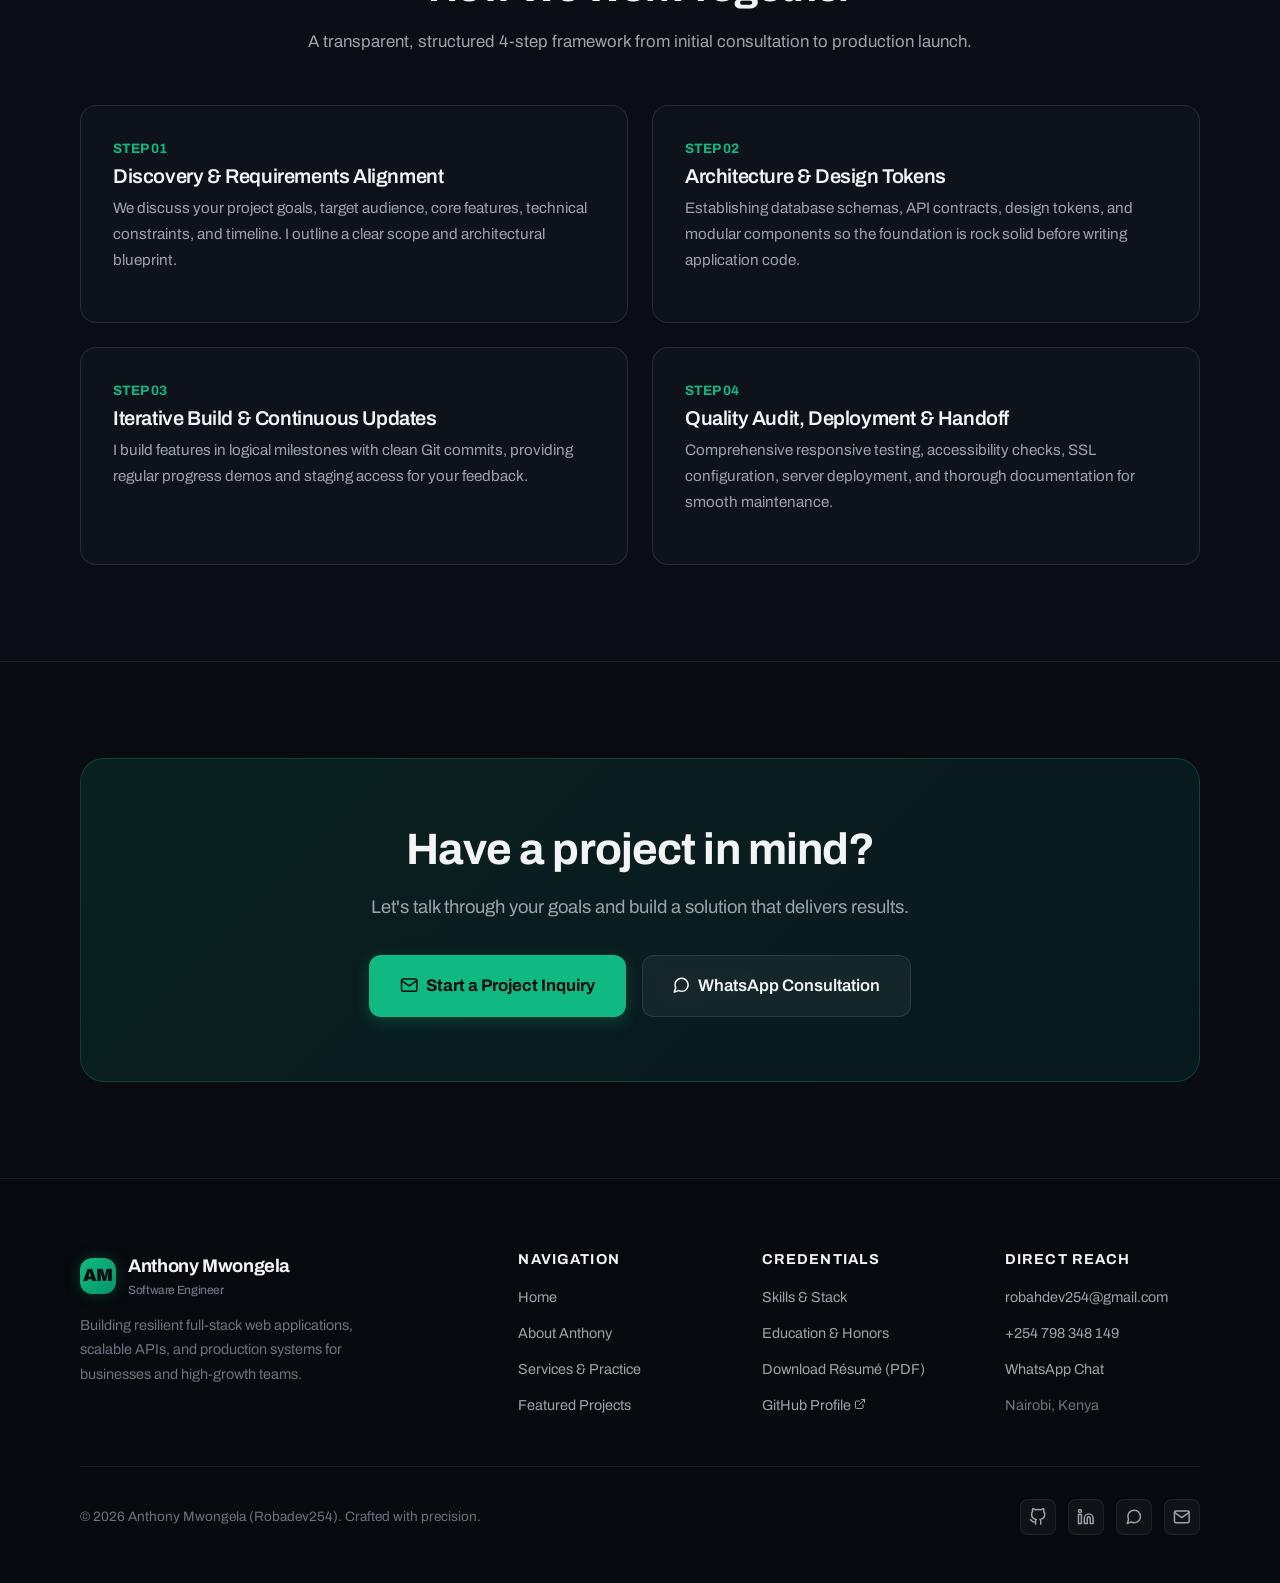
<file: whatido.html>
<!DOCTYPE html>
<html lang="en">
<head>
  <meta charset="UTF-8">
  <meta name="viewport" content="width=device-width, initial-scale=1">
  <title>Services & Solutions | Anthony Mwongela</title>
  <meta name="description" content="Explore software engineering services by Anthony Mwongela: full-stack web applications, frontend design, backend API development, and DevOps automation.">
  <link rel="icon" href="./favicon.ico" sizes="any">
  <link rel="preload" href="./fonts/archivo-latin.woff2" as="font" type="font/woff2" crossorigin>
  <link rel="stylesheet" href="./style.css">
</head>
<body>
  <a class="skip-link" href="#main-content">Skip to main content</a>

  <!-- Shared SVG Icon Library -->
  <svg width="0" height="0" style="position:absolute" aria-hidden="true" focusable="false">
    <defs>
      <symbol id="i-arrow-right" viewBox="0 0 24 24" fill="none" stroke="currentColor" stroke-width="2" stroke-linecap="round" stroke-linejoin="round"><line x1="5" y1="12" x2="19" y2="12"></line><polyline points="12 5 19 12 12 19"></polyline></symbol>
      <symbol id="i-external" viewBox="0 0 24 24" fill="none" stroke="currentColor" stroke-width="2" stroke-linecap="round" stroke-linejoin="round"><path d="M18 13v6a2 2 0 0 1-2 2H5a2 2 0 0 1-2-2V8a2 2 0 0 1 2-2h6"></path><polyline points="15 3 21 3 21 9"></polyline><line x1="10" y1="14" x2="21" y2="3"></line></symbol>
      <symbol id="i-github" viewBox="0 0 24 24" fill="none" stroke="currentColor" stroke-width="2" stroke-linecap="round" stroke-linejoin="round"><path d="M9 19c-5 1.5-5-2.5-7-3m14 6v-3.87a3.37 3.37 0 0 0-.94-2.61c3.14-.35 6.44-1.54 6.44-7A5.44 5.44 0 0 0 20 4.77 5.07 5.07 0 0 0 19.91 1S18.73.65 16 2.48a13.38 13.38 0 0 0-7 0C6.27.65 5.09 1 5.09 1A5.07 5.07 0 0 0 5 4.77a5.44 5.44 0 0 0-1.5 3.78c0 5.42 3.3 6.61 6.44 7A3.37 3.37 0 0 0 9 18.13V22"></path></symbol>
      <symbol id="i-linkedin" viewBox="0 0 24 24" fill="none" stroke="currentColor" stroke-width="2" stroke-linecap="round" stroke-linejoin="round"><path d="M16 8a6 6 0 0 1 6 6v7h-4v-7a2 2 0 0 0-2-2 2 2 0 0 0-2 2v7h-4v-7a6 6 0 0 1 6-6z"></path><rect x="2" y="9" width="4" height="12"></rect><circle cx="4" cy="4" r="2"></circle></symbol>
      <symbol id="i-mail" viewBox="0 0 24 24" fill="none" stroke="currentColor" stroke-width="2" stroke-linecap="round" stroke-linejoin="round"><path d="M4 4h16c1.1 0 2 .9 2 2v12c0 1.1-.9 2-2 2H4c-1.1 0-2-.9-2-2V6c0-1.1.9-2 2-2z"></path><polyline points="22,6 12,13 2,6"></polyline></symbol>
      <symbol id="i-whatsapp" viewBox="0 0 24 24" fill="none" stroke="currentColor" stroke-width="2" stroke-linecap="round" stroke-linejoin="round"><path d="M21 11.5a8.38 8.38 0 0 1-.9 3.8 8.5 8.5 0 0 1-7.6 4.7 8.38 8.38 0 0 1-3.8-.9L3 21l1.9-5.7a8.38 8.38 0 0 1-.9-3.8 8.5 8.5 0 0 1 4.7-7.6 8.38 8.38 0 0 1 3.8-.9h.5a8.48 8.48 0 0 1 8 8v.5z"></path></symbol>
      <symbol id="i-menu" viewBox="0 0 24 24" fill="none" stroke="currentColor" stroke-width="2" stroke-linecap="round" stroke-linejoin="round"><line x1="3" y1="12" x2="21" y2="12"></line><line x1="3" y1="6" x2="21" y2="6"></line><line x1="3" y1="18" x2="21" y2="18"></line></symbol>
      <symbol id="i-code" viewBox="0 0 24 24" fill="none" stroke="currentColor" stroke-width="2" stroke-linecap="round" stroke-linejoin="round"><polyline points="16 18 22 12 16 6"></polyline><polyline points="8 6 2 12 8 18"></polyline></symbol>
      <symbol id="i-server" viewBox="0 0 24 24" fill="none" stroke="currentColor" stroke-width="2" stroke-linecap="round" stroke-linejoin="round"><rect x="2" y="2" width="20" height="8" rx="2" ry="2"></rect><rect x="2" y="14" width="20" height="8" rx="2" ry="2"></rect><line x1="6" y1="6" x2="6.01" y2="6"></line><line x1="6" y1="18" x2="6.01" y2="18"></line></symbol>
      <symbol id="i-layers" viewBox="0 0 24 24" fill="none" stroke="currentColor" stroke-width="2" stroke-linecap="round" stroke-linejoin="round"><polygon points="12 2 2 7 12 12 22 7 12 2"></polygon><polyline points="2 17 12 22 22 17"></polyline><polyline points="2 12 12 17 22 12"></polyline></symbol>
      <symbol id="i-terminal" viewBox="0 0 24 24" fill="none" stroke="currentColor" stroke-width="2" stroke-linecap="round" stroke-linejoin="round"><polyline points="4 17 10 11 4 5"></polyline><line x1="12" y1="19" x2="20" y2="19"></line></symbol>
      <symbol id="i-check" viewBox="0 0 24 24" fill="none" stroke="currentColor" stroke-width="2" stroke-linecap="round" stroke-linejoin="round"><polyline points="20 6 9 17 4 12"></polyline></symbol>
    </defs>
  </svg>

  <!-- Navigation -->
  <header class="site-header" id="siteHeader">
    <div class="container nav-inner">
      <a class="brand-logo" href="./index.html" aria-label="Anthony Mwongela Home">
        <div class="brand-mark">AM</div>
        <div class="brand-info">
          <span class="brand-name">Anthony Mwongela</span>
          <span class="brand-role">Software Engineer</span>
        </div>
      </a>

      <button class="nav-toggle" id="navToggle" aria-expanded="false" aria-controls="navMenu" aria-label="Toggle navigation menu">
        <svg aria-hidden="true"><use href="#i-menu"/></svg>
      </button>

      <nav class="nav-menu" id="navMenu" aria-label="Primary Navigation">
        <a class="nav-link" href="./index.html">Home</a>
        <a class="nav-link" href="./about.html">About</a>
        <a class="nav-link active" href="./whatido.html" aria-current="page">Services</a>
        <a class="nav-link" href="./projects.html">Projects</a>
        <a class="nav-link" href="./skills.html">Skills</a>
        <a class="nav-link" href="./education.html">Education</a>
        <a class="nav-link" href="./contact.html">Contact</a>
      </nav>

      <div class="nav-actions">
        <a class="btn btn-sm btn-primary" href="./contact.html">
          <span>Let's Talk</span>
          <svg aria-hidden="true"><use href="#i-arrow-right"/></svg>
        </a>
      </div>
    </div>
  </header>

  <main id="main-content">
    <!-- Header -->
    <section>
      <div class="container container-narrow" style="text-align: center;">
        <span class="eyebrow">Solutions & Practice</span>
        <h1>Services Engineered for Business Growth</h1>
        <p class="lead" style="margin-top: 1rem;">
          From responsive user interfaces to resilient database backends and cloud setups, I help clients and teams build reliable software products.
        </p>
      </div>
    </section>

    <!-- Services Grid -->
    <section style="padding-top: 0;">
      <div class="container">
        <div class="grid-3">
          <!-- Service 1 -->
          <div class="card fade-in-up">
            <div class="card-icon">
              <svg aria-hidden="true"><use href="#i-layers"/></svg>
            </div>
            <h3 class="card-title">Full-Stack Web Applications</h3>
            <p class="card-text">Complete web product development from conception to deployment. High-speed, responsive, and mobile-friendly applications with smooth client-side interactions and secure backend APIs.</p>
            <div class="card-tags">
              <span class="tag primary">React & JavaScript</span>
              <span class="tag primary">REST APIs</span>
              <span class="tag">Responsive UI</span>
            </div>
          </div>

          <!-- Service 2 -->
          <div class="card fade-in-up">
            <div class="card-icon amber">
              <svg aria-hidden="true"><use href="#i-code"/></svg>
            </div>
            <h3 class="card-title">Frontend Architecture & UI Redesign</h3>
            <p class="card-text">Transform outdated or sluggish interfaces into fast, accessible (WCAG AA), and modern digital experiences. Implemented with design token systems, crisp typography, and micro-interactions.</p>
            <div class="card-tags">
              <span class="tag amber">HTML5 & CSS3</span>
              <span class="tag amber">Accessibility (a11y)</span>
              <span class="tag">Design Systems</span>
            </div>
          </div>

          <!-- Service 3 -->
          <div class="card fade-in-up">
            <div class="card-icon cyan">
              <svg aria-hidden="true"><use href="#i-server"/></svg>
            </div>
            <h3 class="card-title">Backend Systems & Database Architecture</h3>
            <p class="card-text">Robust database modeling, CRUD operations, authentication, and RESTful API endpoints in Node.js, Python, or PHP. Designed for scalability, high uptime, and defensive error handling.</p>
            <div class="card-tags">
              <span class="tag">Node.js / Python</span>
              <span class="tag">MySQL / Relational DBs</span>
              <span class="tag">Auth & Validation</span>
            </div>
          </div>

          <!-- Service 4 -->
          <div class="card fade-in-up">
            <div class="card-icon">
              <svg aria-hidden="true"><use href="#i-terminal"/></svg>
            </div>
            <h3 class="card-title">Linux Systems & DevOps Automation</h3>
            <p class="card-text">Automated server setup, Bash deployment scripts, Nginx reverse proxying, load balancing, firewall hardening, and CI/CD pipelines to streamline deployment workflows.</p>
            <div class="card-tags">
              <span class="tag primary">Linux / Ubuntu</span>
              <span class="tag primary">Bash Scripting</span>
              <span class="tag">Nginx & SSL</span>
            </div>
          </div>

          <!-- Service 5 -->
          <div class="card fade-in-up">
            <div class="card-icon amber">
              <svg aria-hidden="true"><use href="#i-code"/></svg>
            </div>
            <h3 class="card-title">Custom Business Software & GUIs</h3>
            <p class="card-text">Tailored desktop management software, POS systems, and internal operational tools built with Java Swing and object-oriented architectures to automate workflows.</p>
            <div class="card-tags">
              <span class="tag amber">Java & Swing</span>
              <span class="tag amber">OOP Design</span>
              <span class="tag">Business Automation</span>
            </div>
          </div>

          <!-- Service 6 -->
          <div class="card fade-in-up">
            <div class="card-icon cyan">
              <svg aria-hidden="true"><use href="#i-layers"/></svg>
            </div>
            <h3 class="card-title">Technical Consultation & Code Review</h3>
            <p class="card-text">Need advice on tech stack selection, frontend polish, performance bottlenecks, or database optimization? I offer direct engineering reviews and technical guidance.</p>
            <div class="card-tags">
              <span class="tag">Architecture Review</span>
              <span class="tag">Perf Audits</span>
              <span class="tag">Best Practices</span>
            </div>
          </div>
        </div>
      </div>
    </section>

    <!-- 4-Step Working Process -->
    <section style="background: rgba(14, 19, 27, 0.4); border-top: 1px solid var(--border-subtle); border-bottom: 1px solid var(--border-subtle);">
      <div class="container">
        <div class="section-header centered">
          <span class="eyebrow amber">Workflow</span>
          <h2>How We Work Together</h2>
          <p>A transparent, structured 4-step framework from initial consultation to production launch.</p>
        </div>

        <div class="grid-2">
          <div class="card fade-in-up">
            <span style="font-size: 0.85rem; font-weight: 700; color: var(--primary); text-transform: uppercase;">Step 01</span>
            <h3 class="card-title" style="margin-top: 0.25rem;">Discovery & Requirements Alignment</h3>
            <p class="card-text">We discuss your project goals, target audience, core features, technical constraints, and timeline. I outline a clear scope and architectural blueprint.</p>
          </div>

          <div class="card fade-in-up">
            <span style="font-size: 0.85rem; font-weight: 700; color: var(--primary); text-transform: uppercase;">Step 02</span>
            <h3 class="card-title" style="margin-top: 0.25rem;">Architecture & Design Tokens</h3>
            <p class="card-text">Establishing database schemas, API contracts, design tokens, and modular components so the foundation is rock solid before writing application code.</p>
          </div>

          <div class="card fade-in-up">
            <span style="font-size: 0.85rem; font-weight: 700; color: var(--primary); text-transform: uppercase;">Step 03</span>
            <h3 class="card-title" style="margin-top: 0.25rem;">Iterative Build & Continuous Updates</h3>
            <p class="card-text">I build features in logical milestones with clean Git commits, providing regular progress demos and staging access for your feedback.</p>
          </div>

          <div class="card fade-in-up">
            <span style="font-size: 0.85rem; font-weight: 700; color: var(--primary); text-transform: uppercase;">Step 04</span>
            <h3 class="card-title" style="margin-top: 0.25rem;">Quality Audit, Deployment & Handoff</h3>
            <p class="card-text">Comprehensive responsive testing, accessibility checks, SSL configuration, server deployment, and thorough documentation for smooth maintenance.</p>
          </div>
        </div>
      </div>
    </section>

    <!-- Call to action -->
    <section>
      <div class="container">
        <div class="cta-banner fade-in-up">
          <h2>Have a project in mind?</h2>
          <p>Let's talk through your goals and build a solution that delivers results.</p>
          <div class="btn-group" style="justify-content: center;">
            <a class="btn btn-primary btn-lg" href="./contact.html">
              <svg aria-hidden="true"><use href="#i-mail"/></svg>
              <span>Start a Project Inquiry</span>
            </a>
            <a class="btn btn-secondary btn-lg" href="https://wa.me/254798348149?text=Hi%20Anthony,%20I%20would%20like%20to%20discuss%20a%20project%20with%20you" target="_blank" rel="noopener">
              <svg aria-hidden="true"><use href="#i-whatsapp"/></svg>
              <span>WhatsApp Consultation</span>
            </a>
          </div>
        </div>
      </div>
    </section>
  </main>

  <!-- Site Footer -->
  <footer class="site-footer">
    <div class="container">
      <div class="footer-grid">
        <div class="footer-brand">
          <div class="brand-logo">
            <div class="brand-mark">AM</div>
            <div class="brand-info">
              <span class="brand-name">Anthony Mwongela</span>
              <span class="brand-role">Software Engineer</span>
            </div>
          </div>
          <p>Building resilient full-stack web applications, scalable APIs, and production systems for businesses and high-growth teams.</p>
        </div>

        <div class="footer-col">
          <h4>Navigation</h4>
          <ul class="footer-links">
            <li><a href="./index.html">Home</a></li>
            <li><a href="./about.html">About Anthony</a></li>
            <li><a href="./whatido.html">Services & Practice</a></li>
            <li><a href="./projects.html">Featured Projects</a></li>
          </ul>
        </div>

        <div class="footer-col">
          <h4>Credentials</h4>
          <ul class="footer-links">
            <li><a href="./skills.html">Skills & Stack</a></li>
            <li><a href="./education.html">Education & Honors</a></li>
            <li><a href="./resume-anthony-mwongela.pdf" download="Anthony_Mwongela_Resume.pdf">Download Résumé (PDF)</a></li>
            <li><a href="https://github.com/Robadev254" target="_blank" rel="noopener">GitHub Profile <svg width="12" height="12" style="display:inline;" aria-hidden="true"><use href="#i-external"/></svg></a></li>
          </ul>
        </div>

        <div class="footer-col">
          <h4>Direct Reach</h4>
          <ul class="footer-links">
            <li><a href="mailto:robahdev254@gmail.com">robahdev254@gmail.com</a></li>
            <li><a href="tel:+254798348149">+254 798 348 149</a></li>
            <li><a href="https://wa.me/254798348149" target="_blank" rel="noopener">WhatsApp Chat</a></li>
            <li><span style="color: var(--text-muted); font-size: 0.9rem;">Nairobi, Kenya</span></li>
          </ul>
        </div>
      </div>

      <div class="footer-bottom">
        <div>
          © <span class="current-year">2026</span> Anthony Mwongela (Robadev254). Crafted with precision.
        </div>
        <div class="social-links-row">
          <a class="social-btn" href="https://github.com/Robadev254" target="_blank" rel="noopener" aria-label="GitHub">
            <svg aria-hidden="true"><use href="#i-github"/></svg>
          </a>
          <a class="social-btn" href="https://www.linkedin.com/in/anthony-robert-5a5290227/" target="_blank" rel="noopener" aria-label="LinkedIn">
            <svg aria-hidden="true"><use href="#i-linkedin"/></svg>
          </a>
          <a class="social-btn" href="https://wa.me/254798348149" target="_blank" rel="noopener" aria-label="WhatsApp">
            <svg aria-hidden="true"><use href="#i-whatsapp"/></svg>
          </a>
          <a class="social-btn" href="mailto:robahdev254@gmail.com" aria-label="Email">
            <svg aria-hidden="true"><use href="#i-mail"/></svg>
          </a>
        </div>
      </div>
    </div>
  </footer>

  <script src="./script.js"></script>
</body>
</html>
</file>
<file: style.css>
/* ============================================================
   ANTHONY MWONGELA — PORTFOLIO & ENGINEERING SHOWCASE
   High-Craft, Production-Grade Design System
   Aesthetic: Luminous Obsidian & Modern Cyber-Craft
   ============================================================ */

/* --- Fonts ------------------------------------------------- */
@font-face {
  font-family: 'Archivo';
  font-style: normal;
  font-weight: 100 900;
  font-stretch: 62% 125%;
  font-display: swap;
  src: url('./fonts/archivo-latin.woff2') format('woff2');
  unicode-range: U+0000-00FF, U+0131, U+0152-0153, U+02BB-02BC, U+02C6,
    U+02DA, U+02DC, U+0304, U+0308, U+0329, U+2000-206F, U+20AC, U+2122,
    U+2191, U+2193, U+2212, U+2215, U+FEFF, U+FFFD;
}

@font-face {
  font-family: 'Archivo';
  font-style: normal;
  font-weight: 100 900;
  font-stretch: 62% 125%;
  font-display: swap;
  src: url('./fonts/archivo-latin-ext.woff2') format('woff2');
  unicode-range: U+0100-02BA, U+02BD-02C5, U+02C7-02CC, U+02CE-02D7,
    U+02DD-02FF, U+0304, U+0308, U+0329, U+1D00-1DBF, U+1E00-1E9F,
    U+1EF2-1EFF, U+2020, U+20A0-20AB, U+20AD-20C0, U+2113, U+2C60-2C7F,
    U+A720-A7FF;
}

/* --- Design Tokens ---------------------------------------- */
:root {
  /* Color Palette - Obsidian Dark Theme */
  --bg-main: #090c10;
  --bg-card: #0e131b;
  --bg-card-hover: #131923;
  --bg-card-subtle: rgba(14, 19, 27, 0.7);
  --bg-glass: rgba(14, 19, 27, 0.75);
  --bg-elevated: #161e2b;
  --bg-tag: rgba(16, 185, 129, 0.1);
  --bg-tag-amber: rgba(245, 158, 11, 0.1);

  /* Borders & Rules */
  --border-subtle: rgba(255, 255, 255, 0.07);
  --border-card: rgba(255, 255, 255, 0.1);
  --border-card-hover: rgba(52, 211, 153, 0.35);
  --border-focus: #10b981;

  /* Typography / Text Colors */
  --text-primary: #f3f4f6;
  --text-secondary: #9ca3af;
  --text-muted: #6b7280;
  --text-inverse: #090c10;

  /* Accents */
  --primary: #10b981;
  --primary-hover: #34d399;
  --primary-light: #6ee7b7;
  --primary-glow: rgba(16, 185, 129, 0.25);
  --primary-subtle: rgba(16, 185, 129, 0.08);

  --accent-amber: #f59e0b;
  --accent-amber-light: #fbbf24;
  --accent-amber-glow: rgba(245, 158, 11, 0.2);

  --accent-cyan: #06b6d4;
  --accent-cyan-glow: rgba(6, 182, 212, 0.2);

  /* Spacing Scale */
  --space-2xs: 0.25rem;
  --space-xs: 0.5rem;
  --space-sm: 0.75rem;
  --space-md: 1rem;
  --space-lg: 1.5rem;
  --space-xl: 2rem;
  --space-2xl: 3rem;
  --space-3xl: 4.5rem;
  --space-4xl: 6rem;

  /* Layout */
  --container-max: 1200px;
  --container-narrow: 880px;
  --gutter: clamp(1.25rem, 4vw, 2.5rem);
  --radius-sm: 8px;
  --radius-md: 12px;
  --radius-lg: 16px;
  --radius-xl: 24px;
  --radius-full: 9999px;

  /* Shadows */
  --shadow-sm: 0 2px 8px rgba(0, 0, 0, 0.3);
  --shadow-md: 0 8px 24px rgba(0, 0, 0, 0.45);
  --shadow-lg: 0 16px 40px rgba(0, 0, 0, 0.6);
  --shadow-glow: 0 0 35px var(--primary-glow);
  --shadow-amber-glow: 0 0 35px var(--accent-amber-glow);

  /* Transitions */
  --transition-fast: 0.15s cubic-bezier(0.16, 1, 0.3, 1);
  --transition-normal: 0.25s cubic-bezier(0.16, 1, 0.3, 1);
  --transition-slow: 0.4s cubic-bezier(0.16, 1, 0.3, 1);
}

/* --- Base Reset ------------------------------------------- */
*,
*::before,
*::after {
  box-sizing: border-box;
  margin: 0;
  padding: 0;
}

html {
  -webkit-text-size-adjust: 100%;
  scroll-behavior: smooth;
  scroll-padding-top: 5.5rem;
  color-scheme: dark;
}

body {
  font-family: 'Archivo', -apple-system, BlinkMacSystemFont, 'Segoe UI', Roboto, sans-serif;
  font-size: 1rem;
  line-height: 1.65;
  color: var(--text-primary);
  background-color: var(--bg-main);
  background-image: 
    radial-gradient(ellipse 80% 50% at 50% -20%, rgba(16, 185, 129, 0.12), transparent 70%),
    radial-gradient(ellipse 60% 40% at 85% 60%, rgba(6, 182, 212, 0.06), transparent 60%),
    radial-gradient(ellipse 50% 30% at 10% 90%, rgba(245, 158, 11, 0.05), transparent 50%);
  background-attachment: fixed;
  min-height: 100vh;
  display: flex;
  flex-direction: column;
  overflow-x: hidden;
  -webkit-font-smoothing: antialiased;
  -moz-osx-font-smoothing: grayscale;
}

/* --- Accessibility & Focus -------------------------------- */
.skip-link {
  position: absolute;
  top: -9999px;
  left: 1rem;
  background: var(--primary);
  color: var(--text-inverse);
  padding: 0.75rem 1.25rem;
  font-weight: 700;
  border-radius: var(--radius-sm);
  z-index: 10000;
  text-decoration: none;
}

.skip-link:focus {
  top: 1rem;
}

:focus-visible {
  outline: 2px solid var(--primary);
  outline-offset: 3px;
  border-radius: 4px;
}

/* --- Global Typography ------------------------------------ */
h1, h2, h3, h4, h5, h6 {
  color: var(--text-primary);
  font-weight: 700;
  line-height: 1.2;
  letter-spacing: -0.02em;
}

h1 {
  font-size: clamp(2.25rem, 5vw + 1rem, 3.75rem);
  font-weight: 800;
  letter-spacing: -0.03em;
}

h2 {
  font-size: clamp(1.75rem, 3vw + 0.5rem, 2.5rem);
  font-weight: 700;
  margin-bottom: var(--space-md);
}

h3 {
  font-size: clamp(1.25rem, 2vw + 0.25rem, 1.5rem);
  font-weight: 600;
  margin-bottom: var(--space-xs);
}

p {
  color: var(--text-secondary);
  font-size: 1.05rem;
  line-height: 1.7;
}

p.lead {
  font-size: 1.2rem;
  color: var(--text-primary);
  line-height: 1.6;
}

a {
  color: inherit;
  text-decoration: none;
  transition: color var(--transition-fast);
}

img {
  max-width: 100%;
  height: auto;
  display: block;
}

/* --- Container & Layout ----------------------------------- */
.container {
  width: 100%;
  max-width: var(--container-max);
  margin-left: auto;
  margin-right: auto;
  padding-left: var(--gutter);
  padding-right: var(--gutter);
}

.container-narrow {
  max-width: var(--container-narrow);
}

section {
  padding-top: var(--space-4xl);
  padding-bottom: var(--space-4xl);
  position: relative;
}

.section-header {
  margin-bottom: var(--space-2xl);
}

.section-header.centered {
  text-align: center;
  max-width: 680px;
  margin-left: auto;
  margin-right: auto;
}

.eyebrow {
  display: inline-flex;
  align-items: center;
  gap: 0.5rem;
  font-size: 0.85rem;
  font-weight: 700;
  text-transform: uppercase;
  letter-spacing: 0.1em;
  color: var(--primary);
  margin-bottom: var(--space-xs);
}

.eyebrow::before {
  content: '';
  display: inline-block;
  width: 8px;
  height: 8px;
  border-radius: 50%;
  background-color: var(--primary);
  box-shadow: 0 0 10px var(--primary);
}

.eyebrow.amber {
  color: var(--accent-amber);
}

.eyebrow.amber::before {
  background-color: var(--accent-amber);
  box-shadow: 0 0 10px var(--accent-amber);
}

/* --- Header & Navigation ---------------------------------- */
.site-header {
  position: sticky;
  top: 0;
  z-index: 1000;
  background: rgba(9, 12, 16, 0.85);
  backdrop-filter: blur(14px);
  -webkit-backdrop-filter: blur(14px);
  border-bottom: 1px solid var(--border-subtle);
  transition: all var(--transition-normal);
}

.nav-inner {
  display: flex;
  align-items: center;
  justify-content: space-between;
  height: 4.5rem;
}

.brand-logo {
  display: flex;
  align-items: center;
  gap: 0.75rem;
  font-weight: 800;
  font-size: 1.15rem;
  letter-spacing: -0.02em;
}

.brand-mark {
  width: 2.25rem;
  height: 2.25rem;
  border-radius: var(--radius-md);
  background: linear-gradient(135deg, var(--primary) 0%, #059669 100%);
  color: var(--text-inverse);
  display: flex;
  align-items: center;
  justify-content: center;
  font-weight: 900;
  font-size: 1.1rem;
  box-shadow: 0 0 15px var(--primary-glow);
}

.brand-info {
  display: flex;
  flex-direction: column;
}

.brand-name {
  color: var(--text-primary);
  font-weight: 700;
}

.brand-role {
  font-size: 0.75rem;
  color: var(--text-muted);
  font-weight: 500;
}

.nav-menu {
  display: flex;
  align-items: center;
  gap: 0.5rem;
  list-style: none;
}

.nav-link {
  display: inline-flex;
  align-items: center;
  padding: 0.5rem 0.85rem;
  font-size: 0.9rem;
  font-weight: 500;
  color: var(--text-secondary);
  border-radius: var(--radius-sm);
  transition: all var(--transition-fast);
}

.nav-link:hover {
  color: var(--text-primary);
  background: rgba(255, 255, 255, 0.05);
}

.nav-link.active {
  color: var(--primary);
  background: var(--primary-subtle);
  font-weight: 600;
}

.nav-actions {
  display: flex;
  align-items: center;
  gap: 0.75rem;
}

.nav-toggle {
  display: none;
  background: transparent;
  border: 1px solid var(--border-subtle);
  color: var(--text-primary);
  padding: 0.5rem;
  border-radius: var(--radius-sm);
  cursor: pointer;
  align-items: center;
  justify-content: center;
}

.nav-toggle svg {
  width: 1.5rem;
  height: 1.5rem;
}

/* --- Buttons & Action Elements ---------------------------- */
.btn {
  display: inline-flex;
  align-items: center;
  justify-content: center;
  gap: 0.5rem;
  padding: 0.75rem 1.4rem;
  font-size: 0.95rem;
  font-weight: 600;
  border-radius: var(--radius-md);
  border: 1px solid transparent;
  cursor: pointer;
  transition: all var(--transition-normal);
  text-align: center;
  white-space: nowrap;
}

.btn svg {
  width: 1.15rem;
  height: 1.15rem;
  flex-shrink: 0;
}

.btn-primary {
  background: var(--primary);
  color: var(--text-inverse);
  box-shadow: 0 4px 15px var(--primary-glow);
  font-weight: 700;
}

.btn-primary:hover {
  background: var(--primary-hover);
  transform: translateY(-2px);
  box-shadow: 0 6px 20px var(--primary-glow);
}

.btn-secondary {
  background: rgba(255, 255, 255, 0.05);
  color: var(--text-primary);
  border-color: var(--border-card);
  backdrop-filter: blur(8px);
}

.btn-secondary:hover {
  background: rgba(255, 255, 255, 0.1);
  border-color: var(--primary);
  color: var(--primary);
  transform: translateY(-2px);
}

.btn-amber {
  background: var(--accent-amber);
  color: var(--text-inverse);
  box-shadow: 0 4px 15px var(--accent-amber-glow);
  font-weight: 700;
}

.btn-amber:hover {
  background: var(--accent-amber-light);
  transform: translateY(-2px);
  box-shadow: 0 6px 20px var(--accent-amber-glow);
}

.btn-outline {
  background: transparent;
  border-color: var(--border-card);
  color: var(--text-secondary);
}

.btn-outline:hover {
  border-color: var(--text-primary);
  color: var(--text-primary);
  background: rgba(255, 255, 255, 0.03);
}

.btn-sm {
  padding: 0.5rem 1rem;
  font-size: 0.85rem;
  border-radius: var(--radius-sm);
}

.btn-lg {
  padding: 1rem 1.85rem;
  font-size: 1.05rem;
}

.btn-group {
  display: flex;
  flex-wrap: wrap;
  align-items: center;
  gap: 1rem;
}

/* --- Hero Section ----------------------------------------- */
.hero {
  padding-top: clamp(3rem, 7vw, 6rem);
  padding-bottom: clamp(3rem, 7vw, 5rem);
}

.hero-grid {
  display: grid;
  grid-template-columns: 1.2fr 0.8fr;
  gap: clamp(2rem, 5vw, 4rem);
  align-items: center;
}

.status-badge {
  display: inline-flex;
  align-items: center;
  gap: 0.5rem;
  padding: 0.35rem 0.85rem;
  background: var(--bg-tag);
  border: 1px solid rgba(16, 185, 129, 0.25);
  border-radius: var(--radius-full);
  font-size: 0.85rem;
  font-weight: 600;
  color: var(--primary-light);
  margin-bottom: var(--space-lg);
}

.status-dot {
  width: 8px;
  height: 8px;
  border-radius: 50%;
  background: var(--primary);
  box-shadow: 0 0 8px var(--primary);
  animation: pulse-dot 2s infinite;
}

@keyframes pulse-dot {
  0% { transform: scale(0.95); box-shadow: 0 0 0 0 rgba(16, 185, 129, 0.7); }
  70% { transform: scale(1); box-shadow: 0 0 0 8px rgba(16, 185, 129, 0); }
  100% { transform: scale(0.95); box-shadow: 0 0 0 0 rgba(16, 185, 129, 0); }
}

.hero-title {
  margin-bottom: var(--space-md);
}

.hero-title .highlight-text {
  color: var(--primary-light);
  display: block;
}

.hero-lead {
  font-size: 1.2rem;
  color: var(--text-secondary);
  margin-bottom: var(--space-xl);
  max-width: 620px;
}

.hero-stats {
  display: grid;
  grid-template-columns: repeat(3, 1fr);
  gap: 1.5rem;
  margin-top: var(--space-2xl);
  padding-top: var(--space-xl);
  border-top: 1px solid var(--border-subtle);
}

.stat-item {
  display: flex;
  flex-direction: column;
}

.stat-num {
  font-size: 1.75rem;
  font-weight: 800;
  color: var(--text-primary);
  line-height: 1;
  margin-bottom: 0.35rem;
}

.stat-num span {
  color: var(--primary);
}

.stat-label {
  font-size: 0.85rem;
  color: var(--text-muted);
  font-weight: 500;
}

/* Portrait Card / Showcase Frame */
.hero-visual {
  position: relative;
}

.portrait-card {
  position: relative;
  border-radius: var(--radius-xl);
  background: var(--bg-card);
  border: 1px solid var(--border-card);
  padding: 0.75rem;
  box-shadow: var(--shadow-lg);
  overflow: hidden;
}

.portrait-img-wrapper {
  position: relative;
  border-radius: var(--radius-lg);
  overflow: hidden;
  aspect-ratio: 4/5;
  background: #111827;
}

.portrait-img-wrapper img {
  width: 100%;
  height: 100%;
  object-fit: cover;
  transition: transform var(--transition-slow);
}

.portrait-card:hover .portrait-img-wrapper img {
  transform: scale(1.03);
}

.portrait-glow {
  position: absolute;
  inset: -20px;
  background: radial-gradient(circle, var(--primary-glow) 0%, transparent 70%);
  z-index: -1;
  filter: blur(20px);
}

.portrait-badge {
  position: absolute;
  bottom: 1.5rem;
  left: 1.5rem;
  right: 1.5rem;
  background: rgba(14, 19, 27, 0.85);
  backdrop-filter: blur(12px);
  -webkit-backdrop-filter: blur(12px);
  border: 1px solid var(--border-card);
  border-radius: var(--radius-md);
  padding: 0.85rem 1.15rem;
  display: flex;
  align-items: center;
  justify-content: space-between;
}

.portrait-badge-info h4 {
  font-size: 0.95rem;
  margin: 0;
}

.portrait-badge-info p {
  font-size: 0.8rem;
  color: var(--text-muted);
  margin: 0;
}

.portrait-badge-icon {
  color: var(--primary);
}

/* --- Cards & Bento Grid ----------------------------------- */
.grid-3 {
  display: grid;
  grid-template-columns: repeat(3, 1fr);
  gap: 1.5rem;
}

.grid-2 {
  display: grid;
  grid-template-columns: repeat(2, 1fr);
  gap: 1.5rem;
}

.card {
  background: var(--bg-card);
  border: 1px solid var(--border-card);
  border-radius: var(--radius-lg);
  padding: var(--space-xl);
  transition: all var(--transition-normal);
  position: relative;
  overflow: hidden;
  display: flex;
  flex-direction: column;
}

.card:hover {
  background: var(--bg-card-hover);
  border-color: var(--border-card-hover);
  transform: translateY(-4px);
  box-shadow: var(--shadow-md);
}

.card-icon {
  width: 3rem;
  height: 3rem;
  border-radius: var(--radius-md);
  background: var(--primary-subtle);
  border: 1px solid rgba(16, 185, 129, 0.2);
  color: var(--primary);
  display: flex;
  align-items: center;
  justify-content: center;
  margin-bottom: var(--space-md);
}

.card-icon svg {
  width: 1.5rem;
  height: 1.5rem;
}

.card-icon.amber {
  background: var(--bg-tag-amber);
  border-color: rgba(245, 158, 11, 0.2);
  color: var(--accent-amber);
}

.card-icon.cyan {
  background: rgba(6, 182, 212, 0.1);
  border-color: rgba(6, 182, 212, 0.2);
  color: var(--accent-cyan);
}

.card-title {
  font-size: 1.25rem;
  margin-bottom: var(--space-xs);
}

.card-text {
  font-size: 0.95rem;
  color: var(--text-secondary);
  margin-bottom: var(--space-md);
  flex-grow: 1;
}

.card-tags {
  display: flex;
  flex-wrap: wrap;
  gap: 0.4rem;
  margin-top: auto;
}

.tag {
  font-size: 0.75rem;
  font-weight: 600;
  padding: 0.25rem 0.6rem;
  background: rgba(255, 255, 255, 0.05);
  border: 1px solid var(--border-subtle);
  border-radius: var(--radius-sm);
  color: var(--text-secondary);
}

.tag.primary {
  background: var(--bg-tag);
  border-color: rgba(16, 185, 129, 0.2);
  color: var(--primary-light);
}

.tag.amber {
  background: var(--bg-tag-amber);
  border-color: rgba(245, 158, 11, 0.2);
  color: var(--accent-amber-light);
}

/* --- Project Showcase Cards ------------------------------- */
.project-card {
  background: var(--bg-card);
  border: 1px solid var(--border-card);
  border-radius: var(--radius-xl);
  overflow: hidden;
  transition: all var(--transition-normal);
  display: grid;
  grid-template-columns: 1fr 1fr;
  margin-bottom: 2rem;
}

.project-card:hover {
  border-color: var(--border-card-hover);
  box-shadow: var(--shadow-lg);
}

.project-card.reverse {
  direction: rtl;
}

.project-card.reverse > * {
  direction: ltr;
}

.project-media {
  position: relative;
  background: #0d1117;
  overflow: hidden;
  display: flex;
  align-items: center;
  justify-content: center;
  min-height: 320px;
}

.project-media img {
  width: 100%;
  height: 100%;
  object-fit: cover;
  transition: transform var(--transition-slow);
}

.project-card:hover .project-media img {
  transform: scale(1.04);
}

.project-body {
  padding: clamp(1.5rem, 4vw, 2.5rem);
  display: flex;
  flex-direction: column;
  justify-content: center;
}

.project-category {
  font-size: 0.8rem;
  font-weight: 700;
  text-transform: uppercase;
  letter-spacing: 0.08em;
  color: var(--primary);
  margin-bottom: 0.5rem;
}

.project-title {
  font-size: clamp(1.4rem, 2vw + 0.5rem, 1.85rem);
  margin-bottom: 0.75rem;
}

.project-desc {
  font-size: 0.95rem;
  color: var(--text-secondary);
  line-height: 1.65;
  margin-bottom: 1.25rem;
}

.project-highlights {
  list-style: none;
  margin-bottom: 1.5rem;
  display: flex;
  flex-direction: column;
  gap: 0.5rem;
}

.project-highlights li {
  font-size: 0.9rem;
  color: var(--text-secondary);
  display: flex;
  align-items: flex-start;
  gap: 0.5rem;
}

.project-highlights li svg {
  width: 1rem;
  height: 1rem;
  color: var(--primary);
  flex-shrink: 0;
  margin-top: 0.2rem;
}

.project-actions {
  display: flex;
  align-items: center;
  gap: 1rem;
  margin-top: auto;
}

/* --- Skills Matrix ---------------------------------------- */
.skills-grid {
  display: grid;
  grid-template-columns: repeat(auto-fit, minmax(320px, 1fr));
  gap: 1.5rem;
}

.skill-category-card {
  background: var(--bg-card);
  border: 1px solid var(--border-card);
  border-radius: var(--radius-lg);
  padding: 1.75rem;
  transition: all var(--transition-normal);
}

.skill-category-card:hover {
  border-color: var(--border-card-hover);
  transform: translateY(-3px);
}

.skill-category-header {
  display: flex;
  align-items: center;
  gap: 0.75rem;
  margin-bottom: 1.25rem;
  padding-bottom: 0.75rem;
  border-bottom: 1px solid var(--border-subtle);
}

.skill-category-header h3 {
  font-size: 1.15rem;
  margin: 0;
}

.skill-items {
  display: flex;
  flex-wrap: wrap;
  gap: 0.6rem;
}

.skill-pill {
  display: inline-flex;
  align-items: center;
  gap: 0.4rem;
  padding: 0.45rem 0.85rem;
  background: rgba(255, 255, 255, 0.04);
  border: 1px solid var(--border-subtle);
  border-radius: var(--radius-sm);
  font-size: 0.85rem;
  font-weight: 500;
  color: var(--text-primary);
  transition: all var(--transition-fast);
}

.skill-pill:hover {
  background: var(--primary-subtle);
  border-color: rgba(16, 185, 129, 0.3);
  color: var(--primary-light);
  transform: translateY(-1px);
}

.skill-pill .skill-dot {
  width: 6px;
  height: 6px;
  border-radius: 50%;
  background: var(--primary);
}

/* --- Education & Credentials ------------------------------ */
.timeline {
  position: relative;
  max-width: 800px;
  margin-left: auto;
  margin-right: auto;
}

.timeline::before {
  content: '';
  position: absolute;
  top: 0;
  bottom: 0;
  left: 2rem;
  width: 2px;
  background: linear-gradient(180deg, var(--primary) 0%, rgba(16, 185, 129, 0.1) 100%);
}

.timeline-item {
  position: relative;
  padding-left: 5rem;
  margin-bottom: 2.5rem;
}

.timeline-icon {
  position: absolute;
  left: 0.9rem;
  top: 0;
  width: 2.25rem;
  height: 2.25rem;
  border-radius: 50%;
  background: var(--bg-card);
  border: 2px solid var(--primary);
  color: var(--primary);
  display: flex;
  align-items: center;
  justify-content: center;
  box-shadow: 0 0 12px var(--primary-glow);
}

.timeline-icon svg {
  width: 1.1rem;
  height: 1.1rem;
}

.timeline-content {
  background: var(--bg-card);
  border: 1px solid var(--border-card);
  border-radius: var(--radius-lg);
  padding: 1.5rem;
  transition: all var(--transition-normal);
}

.timeline-content:hover {
  border-color: var(--border-card-hover);
  transform: translateY(-2px);
}

.timeline-meta {
  display: flex;
  align-items: center;
  justify-content: space-between;
  margin-bottom: 0.5rem;
  flex-wrap: wrap;
  gap: 0.5rem;
}

.timeline-institution {
  font-size: 0.85rem;
  font-weight: 700;
  color: var(--primary);
  text-transform: uppercase;
  letter-spacing: 0.05em;
}

.timeline-period {
  font-size: 0.8rem;
  color: var(--text-muted);
  background: rgba(255, 255, 255, 0.05);
  padding: 0.2rem 0.6rem;
  border-radius: var(--radius-full);
}

.timeline-title {
  font-size: 1.2rem;
  margin-bottom: 0.5rem;
}

.timeline-grade {
  display: inline-block;
  font-size: 0.85rem;
  font-weight: 600;
  color: var(--accent-amber-light);
  background: var(--bg-tag-amber);
  border: 1px solid rgba(245, 158, 11, 0.2);
  padding: 0.2rem 0.6rem;
  border-radius: var(--radius-sm);
  margin-bottom: 0.75rem;
}

/* --- Contact & Inquiry Panel ------------------------------ */
.contact-grid {
  display: grid;
  grid-template-columns: 1fr 1.2fr;
  gap: clamp(2rem, 5vw, 3.5rem);
}

.contact-info {
  display: flex;
  flex-direction: column;
  gap: 1.25rem;
}

.contact-channel-card {
  background: var(--bg-card);
  border: 1px solid var(--border-card);
  border-radius: var(--radius-lg);
  padding: 1.25rem;
  display: flex;
  align-items: center;
  gap: 1rem;
  transition: all var(--transition-normal);
}

.contact-channel-card:hover {
  background: var(--bg-card-hover);
  border-color: var(--primary);
  transform: translateX(4px);
}

.channel-icon {
  width: 2.75rem;
  height: 2.75rem;
  border-radius: var(--radius-md);
  background: var(--primary-subtle);
  color: var(--primary);
  display: flex;
  align-items: center;
  justify-content: center;
  flex-shrink: 0;
}

.channel-icon svg {
  width: 1.35rem;
  height: 1.35rem;
}

.channel-details h4 {
  font-size: 0.95rem;
  margin-bottom: 0.15rem;
}

.channel-details p {
  font-size: 0.85rem;
  color: var(--text-muted);
  margin: 0;
}

/* Form Styles */
.inquiry-form-card {
  background: var(--bg-card);
  border: 1px solid var(--border-card);
  border-radius: var(--radius-xl);
  padding: clamp(1.5rem, 4vw, 2.5rem);
  box-shadow: var(--shadow-lg);
}

.topic-selector {
  margin-bottom: 1.5rem;
}

.topic-selector label {
  display: block;
  font-size: 0.85rem;
  font-weight: 600;
  color: var(--text-secondary);
  margin-bottom: 0.6rem;
  text-transform: uppercase;
  letter-spacing: 0.05em;
}

.topic-pills {
  display: flex;
  flex-wrap: wrap;
  gap: 0.5rem;
}

.topic-pill-btn {
  background: rgba(255, 255, 255, 0.04);
  border: 1px solid var(--border-card);
  color: var(--text-secondary);
  padding: 0.45rem 0.9rem;
  border-radius: var(--radius-full);
  font-size: 0.85rem;
  font-weight: 500;
  cursor: pointer;
  transition: all var(--transition-fast);
}

.topic-pill-btn:hover {
  background: rgba(255, 255, 255, 0.08);
  color: var(--text-primary);
}

.topic-pill-btn.active {
  background: var(--primary);
  color: var(--text-inverse);
  border-color: var(--primary);
  font-weight: 700;
}

.form-group {
  margin-bottom: 1.25rem;
}

.form-group label {
  display: block;
  font-size: 0.85rem;
  font-weight: 600;
  color: var(--text-secondary);
  margin-bottom: 0.4rem;
}

.form-control {
  width: 100%;
  padding: 0.85rem 1rem;
  background: rgba(9, 12, 16, 0.6);
  border: 1px solid var(--border-card);
  border-radius: var(--radius-md);
  color: var(--text-primary);
  font-family: inherit;
  font-size: 0.95rem;
  transition: all var(--transition-fast);
}

.form-control:focus {
  outline: none;
  border-color: var(--primary);
  box-shadow: 0 0 0 3px var(--primary-glow);
  background: rgba(9, 12, 16, 0.9);
}

textarea.form-control {
  min-height: 120px;
  resize: vertical;
}

.form-hint {
  font-size: 0.8rem;
  color: var(--text-muted);
  margin-top: 0.4rem;
}

/* --- Call to Action Banner -------------------------------- */
.cta-banner {
  background: linear-gradient(135deg, rgba(16, 185, 129, 0.12) 0%, rgba(6, 182, 212, 0.08) 100%);
  border: 1px solid rgba(16, 185, 129, 0.25);
  border-radius: var(--radius-xl);
  padding: clamp(2.5rem, 6vw, 4rem) clamp(1.5rem, 4vw, 3rem);
  text-align: center;
  position: relative;
  overflow: hidden;
}

.cta-banner h2 {
  font-size: clamp(1.8rem, 3.5vw, 2.75rem);
  margin-bottom: 1rem;
}

.cta-banner p {
  max-width: 600px;
  margin-left: auto;
  margin-right: auto;
  margin-bottom: 2rem;
  font-size: 1.15rem;
}

/* --- Footer ----------------------------------------------- */
.site-footer {
  margin-top: auto;
  background: #06090d;
  border-top: 1px solid var(--border-subtle);
  padding-top: var(--space-3xl);
  padding-bottom: var(--space-2xl);
}

.footer-grid {
  display: grid;
  grid-template-columns: 2fr 1fr 1fr 1fr;
  gap: 3rem;
  margin-bottom: var(--space-2xl);
}

.footer-brand p {
  font-size: 0.9rem;
  color: var(--text-muted);
  margin-top: 0.75rem;
  max-width: 320px;
}

.footer-col h4 {
  font-size: 0.9rem;
  text-transform: uppercase;
  letter-spacing: 0.08em;
  color: var(--text-primary);
  margin-bottom: 1rem;
}

.footer-links {
  list-style: none;
  display: flex;
  flex-direction: column;
  gap: 0.6rem;
}

.footer-links a {
  font-size: 0.9rem;
  color: var(--text-secondary);
  transition: color var(--transition-fast);
}

.footer-links a:hover {
  color: var(--primary);
}

.footer-bottom {
  display: flex;
  align-items: center;
  justify-content: space-between;
  padding-top: var(--space-xl);
  border-top: 1px solid var(--border-subtle);
  font-size: 0.85rem;
  color: var(--text-muted);
  flex-wrap: wrap;
  gap: 1rem;
}

.social-links-row {
  display: flex;
  align-items: center;
  gap: 0.75rem;
}

.social-btn {
  width: 2.25rem;
  height: 2.25rem;
  border-radius: var(--radius-sm);
  background: rgba(255, 255, 255, 0.04);
  border: 1px solid var(--border-subtle);
  color: var(--text-secondary);
  display: flex;
  align-items: center;
  justify-content: center;
  transition: all var(--transition-fast);
}

.social-btn:hover {
  background: var(--primary-subtle);
  border-color: var(--primary);
  color: var(--primary);
  transform: translateY(-2px);
}

.social-btn svg {
  width: 1.1rem;
  height: 1.1rem;
}

/* --- Motion & Animations ---------------------------------- */
.fade-in-up {
  opacity: 0;
  transform: translateY(20px);
  transition: opacity 0.6s cubic-bezier(0.16, 1, 0.3, 1), transform 0.6s cubic-bezier(0.16, 1, 0.3, 1);
}

.fade-in-up.visible {
  opacity: 1;
  transform: translateY(0);
}

/* --- Responsive Breakpoints ------------------------------- */
@media (max-width: 1024px) {
  .hero-grid {
    grid-template-columns: 1fr;
    gap: 3rem;
  }

  .hero-visual {
    max-width: 440px;
    margin-left: auto;
    margin-right: auto;
  }

  .grid-3 {
    grid-template-columns: repeat(2, 1fr);
  }

  .footer-grid {
    grid-template-columns: 1fr 1fr;
    gap: 2rem;
  }

  .project-card {
    grid-template-columns: 1fr;
  }

  .project-media {
    min-height: 260px;
  }
}

@media (max-width: 768px) {
  .nav-menu {
    position: fixed;
    top: 4.5rem;
    left: 0;
    right: 0;
    background: rgba(9, 12, 16, 0.98);
    backdrop-filter: blur(20px);
    -webkit-backdrop-filter: blur(20px);
    border-bottom: 1px solid var(--border-card);
    flex-direction: column;
    padding: 1.5rem;
    gap: 0.75rem;
    transform: translateY(-120%);
    transition: transform var(--transition-normal);
    visibility: hidden;
  }

  .nav-menu.open {
    transform: translateY(0);
    visibility: visible;
  }

  .nav-toggle {
    display: inline-flex;
  }

  .grid-3, .grid-2 {
    grid-template-columns: 1fr;
  }

  .contact-grid {
    grid-template-columns: 1fr;
  }

  .hero-stats {
    grid-template-columns: 1fr;
    gap: 1rem;
  }

  .footer-grid {
    grid-template-columns: 1fr;
  }

  .timeline::before {
    left: 1rem;
  }

  .timeline-item {
    padding-left: 3rem;
  }

  .timeline-icon {
    left: 0;
    width: 2rem;
    height: 2rem;
  }
}

/* Reduced Motion */
@media (prefers-reduced-motion: reduce) {
  *,
  *::before,
  *::after {
    animation-duration: 0.01ms !important;
    animation-iteration-count: 1 !important;
    transition-duration: 0.01ms !important;
    scroll-behavior: auto !important;
  }
  
  .fade-in-up {
    opacity: 1 !important;
    transform: none !important;
  }
}
</file>
